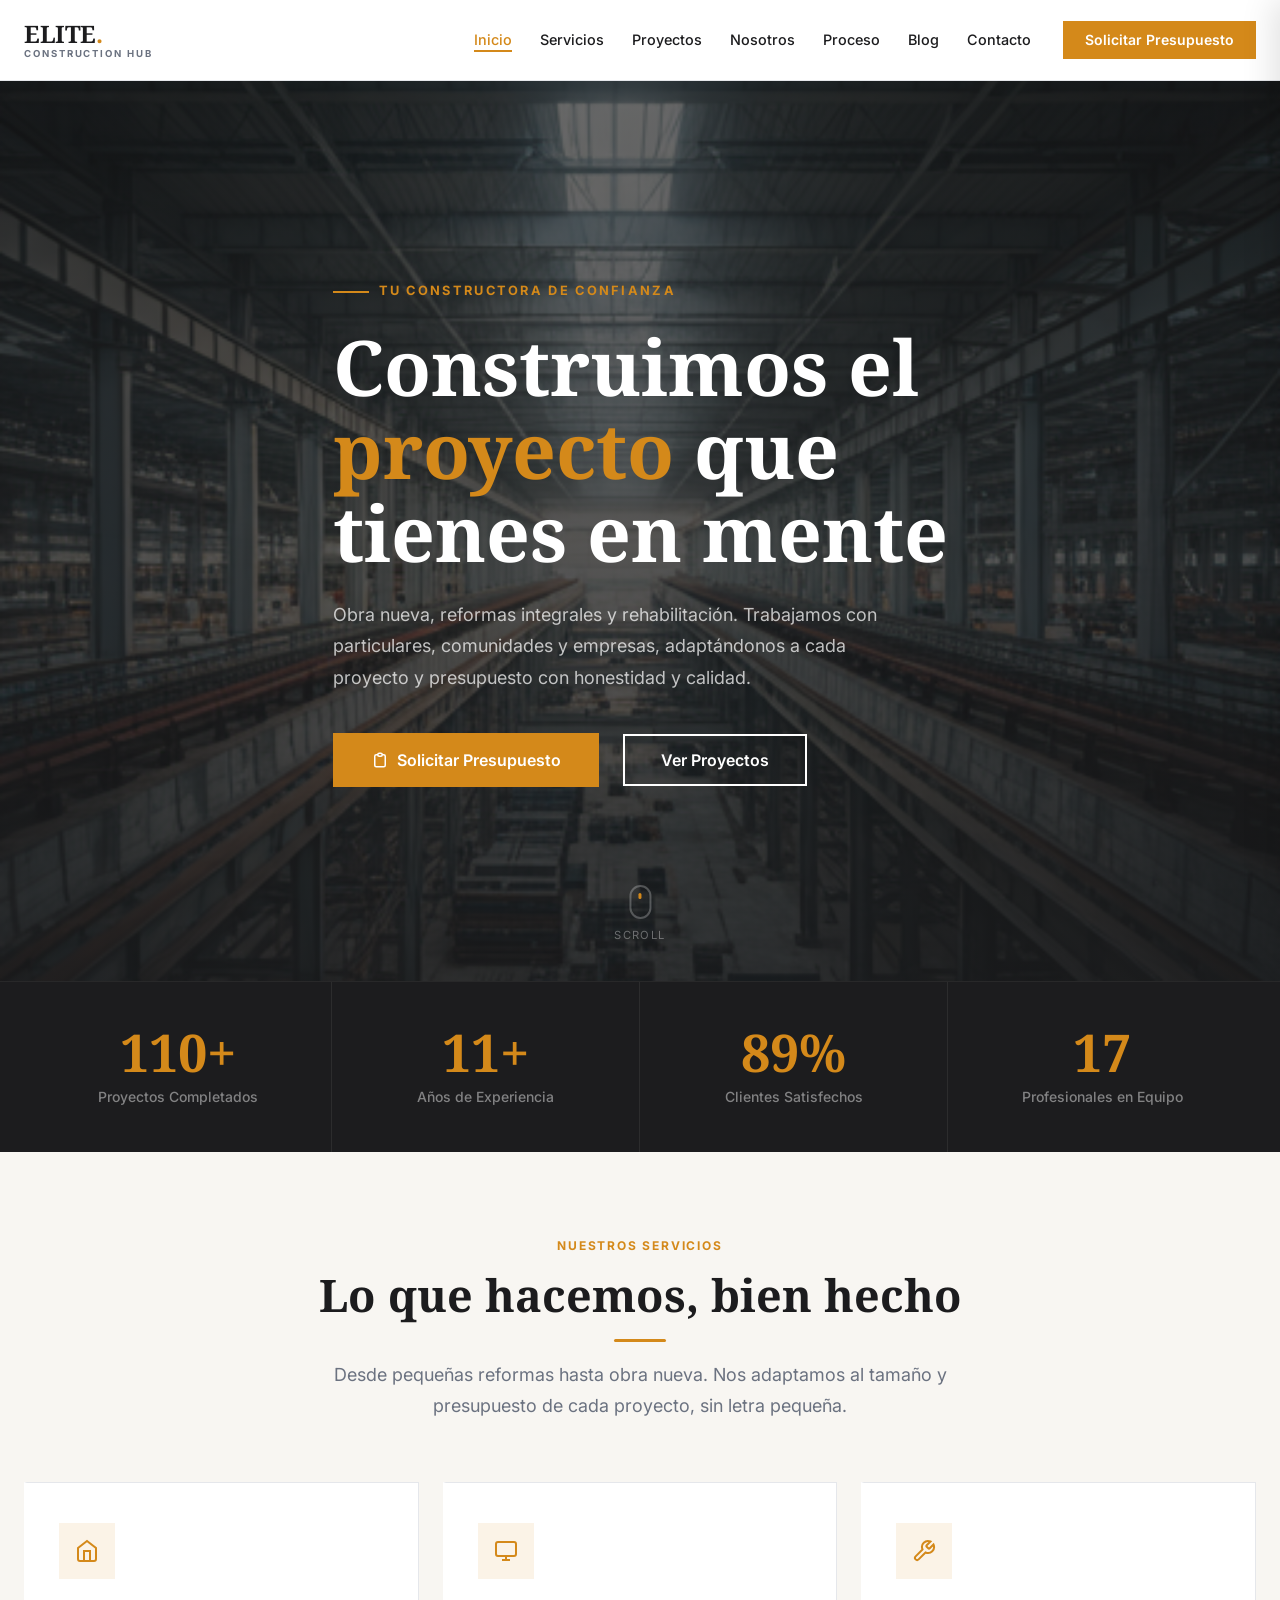
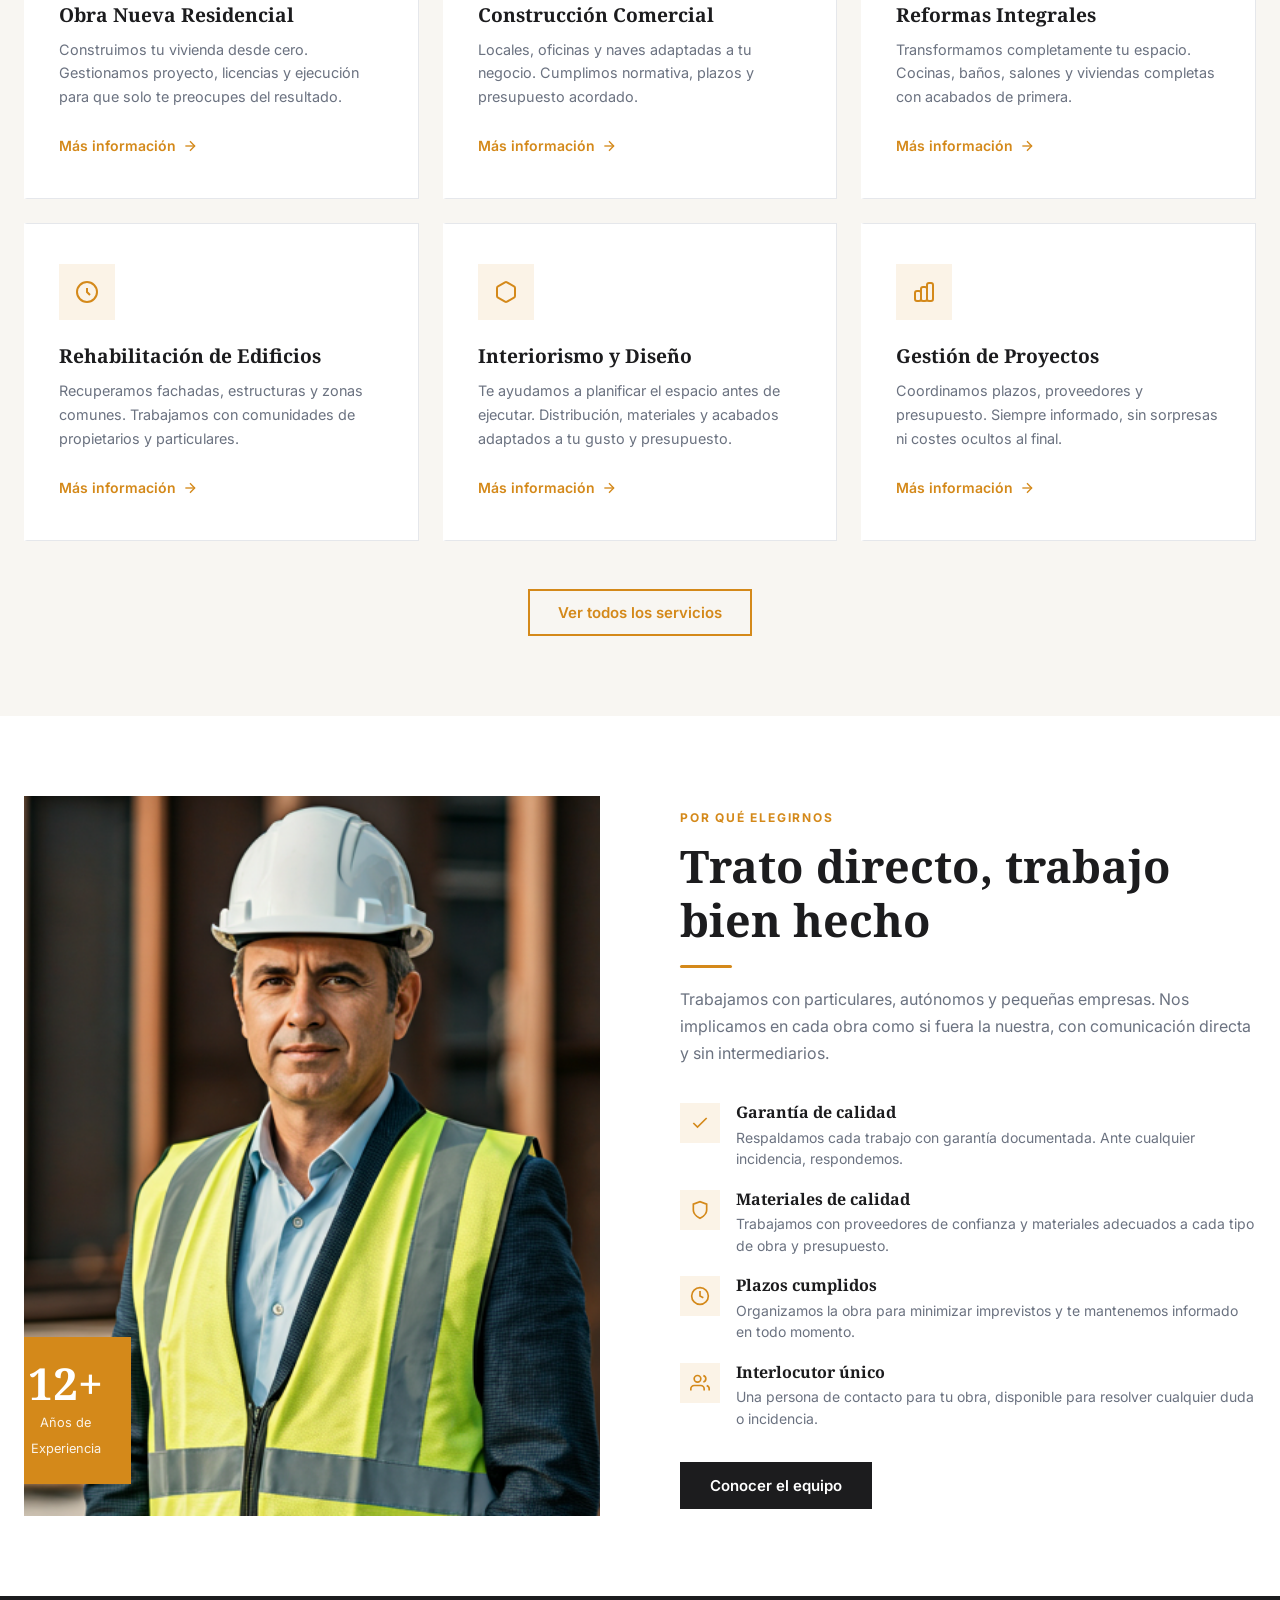
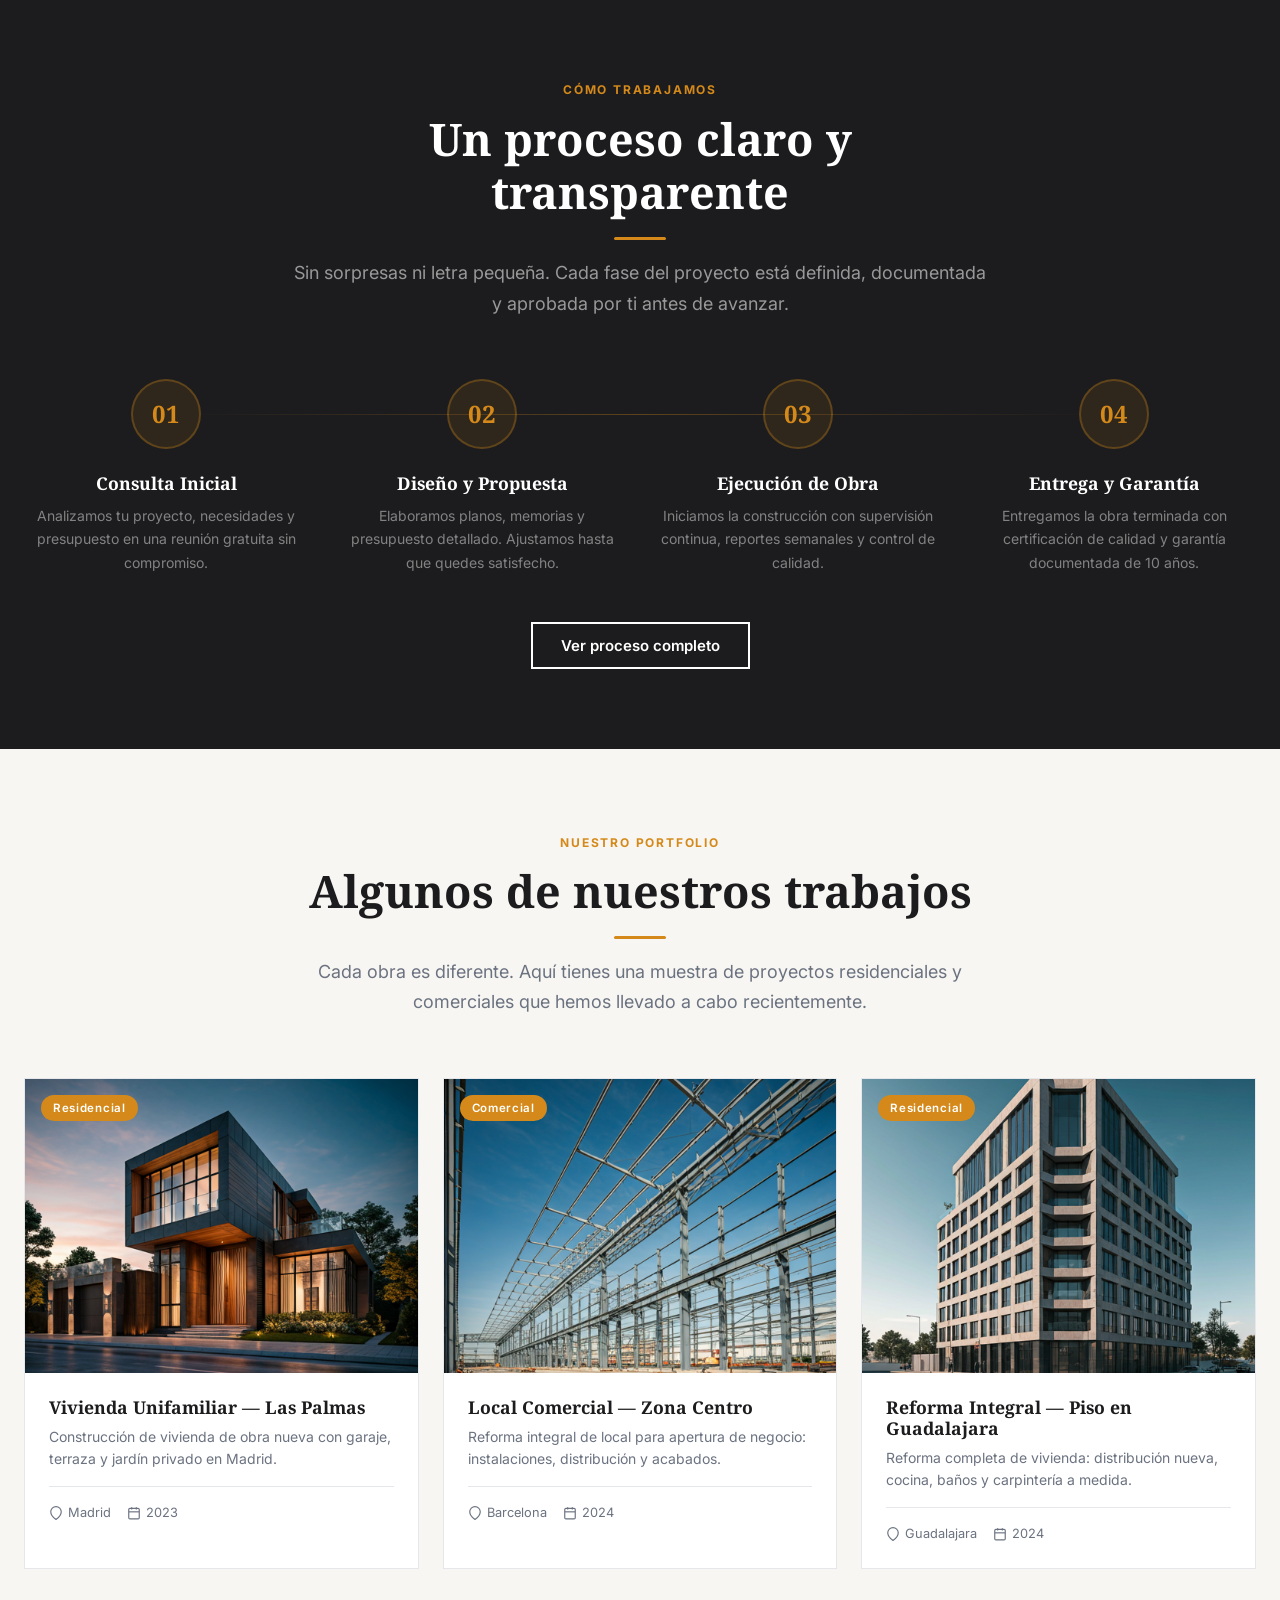
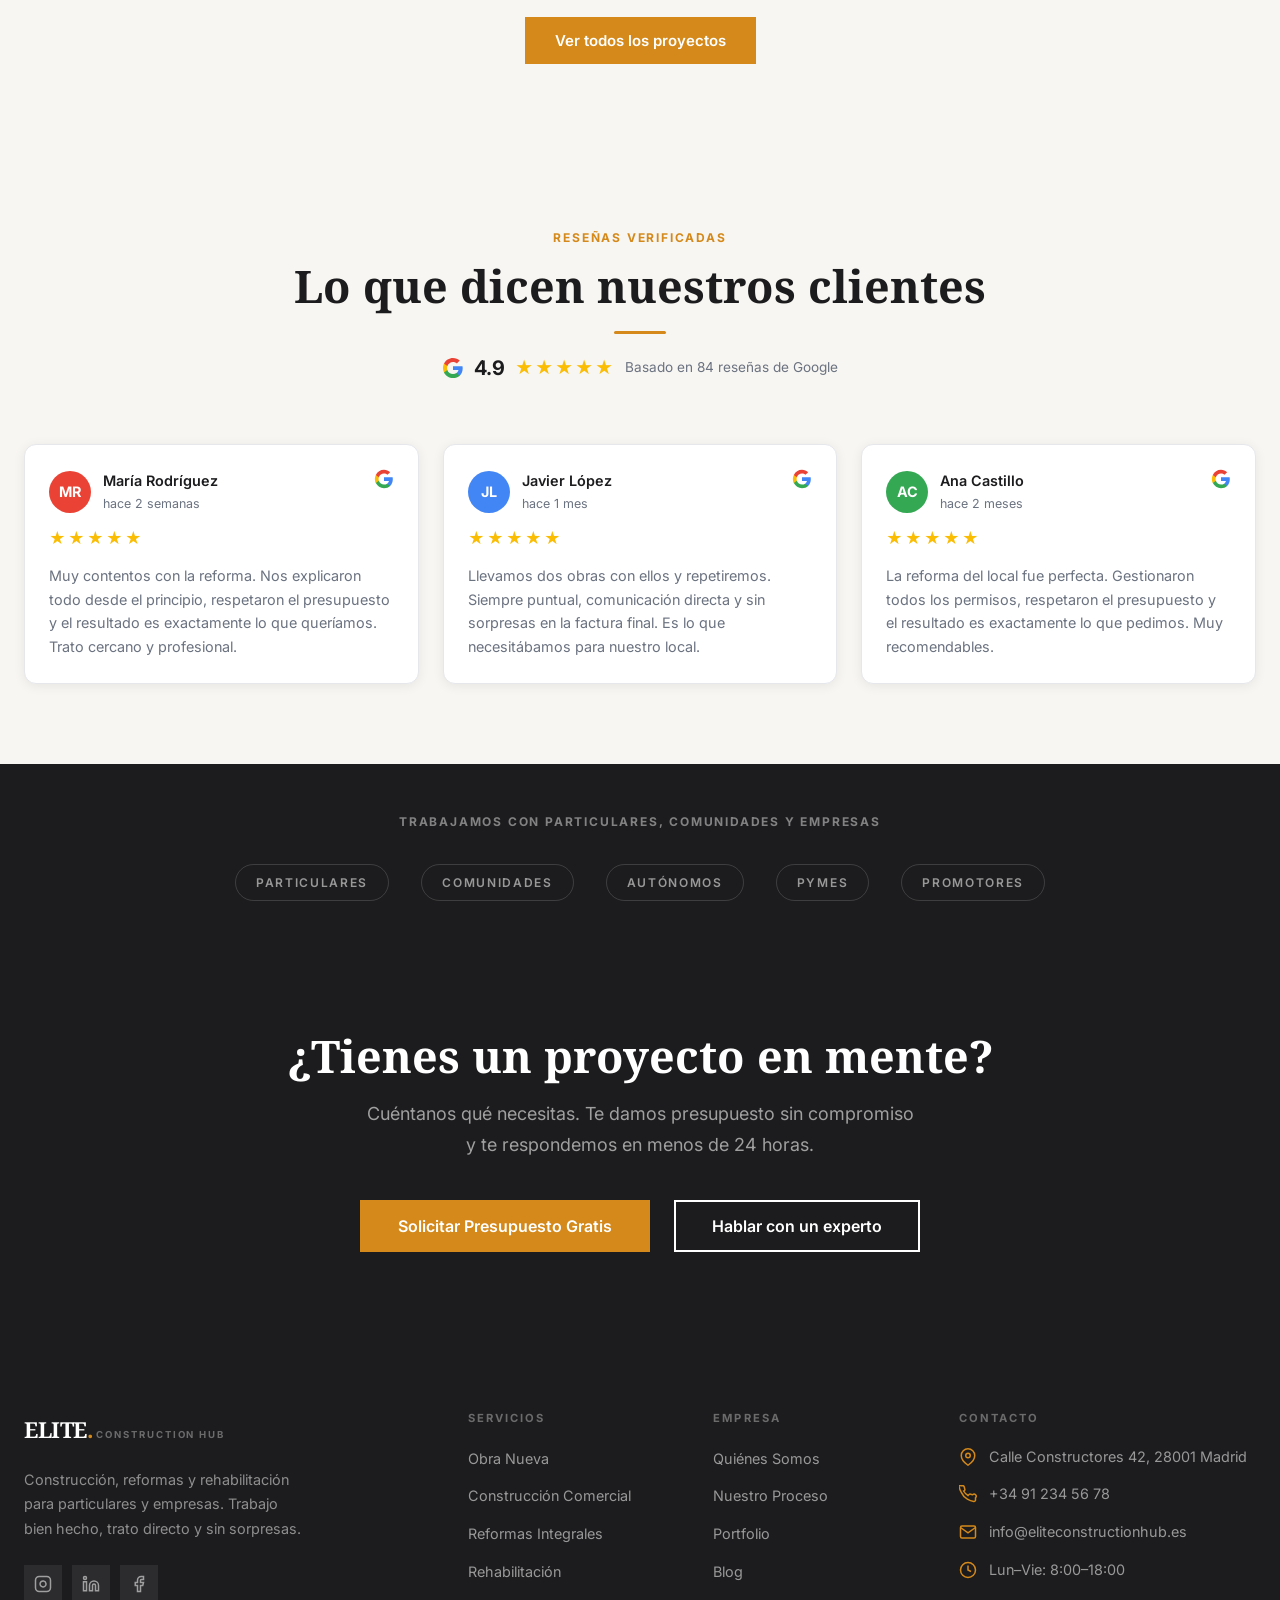
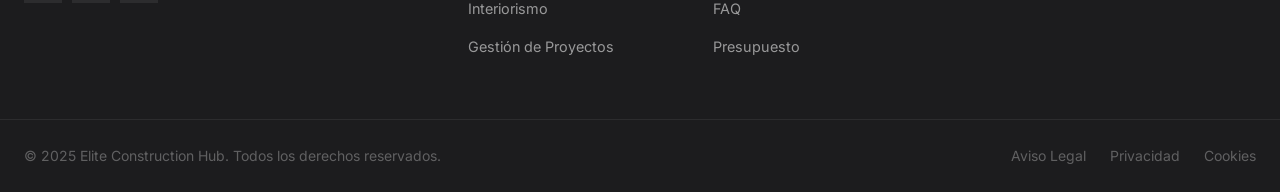
<file: index.html>
<!DOCTYPE html>
<html lang="es">
<head>
  <meta charset="UTF-8">
  <link rel="preconnect" href="https://fonts.googleapis.com">
  <link rel="preconnect" href="https://fonts.gstatic.com" crossorigin>
  <link href="https://fonts.googleapis.com/css2?family=Inter:wght@400;500;600&family=Noto+Serif:wght@700&display=swap" rel="stylesheet">
  <meta name="viewport" content="width=device-width, initial-scale=1.0">
  <title>Elite Construction Hub — Construcción Profesional</title>
  <meta name="description" content="Empresa de construcción, reformas y rehabilitación. Proyectos residenciales y comerciales con calidad garantizada y trato cercano.">
  <meta property="og:title" content="Elite Construction Hub">
  <meta property="og:description" content="Construcción profesional con más de 20 años de experiencia.">
  <meta property="og:type" content="website">
  <link rel="stylesheet" href="css/styles.css">
  <link rel="stylesheet" href="css/header-footer.css">
  <link rel="stylesheet" href="css/home.css">
</head>
<body>

  <!-- ===== HEADER ===== -->
  <header class="site-header">
    <div class="container">
      <div class="header-inner">
        <a href="index.html" class="logo">
          <span class="logo-main">ELITE<span>.</span></span>
          <span class="logo-sub">Construction Hub</span>
        </a>
        <nav class="main-nav">
          <ul class="nav-links">
            <li><a href="index.html" class="active">Inicio</a></li>
            <li><a href="servicios.html">Servicios</a></li>
            <li><a href="proyectos.html">Proyectos</a></li>
            <li><a href="nosotros.html">Nosotros</a></li>
            <li><a href="proceso.html">Proceso</a></li>
            <li><a href="blog.html">Blog</a></li>
            <li><a href="contacto.html">Contacto</a></li>
          </ul>
          <a href="presupuesto.html" class="btn btn-primary btn-sm">Solicitar Presupuesto</a>
        </nav>
        <button class="hamburger" aria-label="Abrir menú">
          <span></span><span></span><span></span>
        </button>
      </div>
    </div>
  </header>

  <!-- Mobile Nav -->
  <nav class="mobile-nav">
    <a href="index.html">Inicio</a>
    <a href="servicios.html">Servicios</a>
    <a href="proyectos.html">Proyectos</a>
    <a href="nosotros.html">Nosotros</a>
    <a href="proceso.html">Proceso</a>
    <a href="blog.html">Blog</a>
    <a href="contacto.html">Contacto</a>
    <a href="faq.html">FAQ</a>
    <a href="presupuesto.html" class="btn btn-primary">Solicitar Presupuesto</a>
  </nav>

  <main>

    <!-- ===== HERO ===== -->
    <section class="hero-home">
      <div class="container">
        <div class="hero-content">
          <div class="hero-tag">Tu Constructora de Confianza</div>
          <h1>Construimos el<br><em>proyecto</em> que<br>tienes en mente</h1>
          <p class="hero-desc">
            Obra nueva, reformas integrales y rehabilitación. Trabajamos con
            particulares, comunidades y empresas, adaptándonos a cada proyecto
            y presupuesto con honestidad y calidad.
          </p>
          <div class="hero-actions">
            <a href="presupuesto.html" class="btn btn-primary btn-lg">
              <svg width="18" height="18" fill="none" stroke="currentColor" stroke-width="2" viewBox="0 0 24 24"><path d="M9 5H7a2 2 0 00-2 2v12a2 2 0 002 2h10a2 2 0 002-2V7a2 2 0 00-2-2h-2M9 5a2 2 0 002 2h2a2 2 0 002-2M9 5a2 2 0 012-2h2a2 2 0 012 2"/></svg>
              Solicitar Presupuesto
            </a>
            <a href="proyectos.html" class="btn btn-outline-white btn-lg">Ver Proyectos</a>
          </div>
        </div>
      </div>
      <div class="hero-scroll-hint">
        <div class="scroll-mouse"><div class="scroll-wheel"></div></div>
        <span>Scroll</span>
      </div>
    </section>

    <!-- ===== METRICS ===== -->
    <div class="metrics-strip">
      <div class="container">
        <div class="metrics-inner">
          <div class="metric-item fade-in">
            <div class="metric-number"><span data-counter="120" data-suffix="+">120+</span></div>
            <div class="metric-label">Proyectos Completados</div>
          </div>
          <div class="metric-item fade-in fade-in-delay-1">
            <div class="metric-number"><span data-counter="12" data-suffix="+">12+</span></div>
            <div class="metric-label">Años de Experiencia</div>
          </div>
          <div class="metric-item fade-in fade-in-delay-2">
            <div class="metric-number"><span data-counter="97" data-suffix="%">97%</span></div>
            <div class="metric-label">Clientes Satisfechos</div>
          </div>
          <div class="metric-item fade-in fade-in-delay-3">
            <div class="metric-number"><span data-counter="18">18</span></div>
            <div class="metric-label">Profesionales en Equipo</div>
          </div>
        </div>
      </div>
    </div>

    <!-- ===== SERVICIOS ===== -->
    <section class="section services-section">
      <div class="container">
        <div class="section-header fade-in">
          <span class="section-tag">Nuestros Servicios</span>
          <h2>Lo que hacemos, bien hecho</h2>
          <div class="divider"></div>
          <p>Desde pequeñas reformas hasta obra nueva. Nos adaptamos al tamaño y presupuesto de cada proyecto, sin letra pequeña.</p>
        </div>
        <div class="services-grid">

          <div class="service-card fade-in">
            <div class="service-icon">
              <svg width="24" height="24" fill="none" stroke="currentColor" stroke-width="2" viewBox="0 0 24 24"><path d="M3 9l9-7 9 7v11a2 2 0 01-2 2H5a2 2 0 01-2-2z"/><polyline points="9 22 9 12 15 12 15 22"/></svg>
            </div>
            <h3>Obra Nueva Residencial</h3>
            <p>Construimos tu vivienda desde cero. Gestionamos proyecto, licencias y ejecución para que solo te preocupes del resultado.</p>
            <a href="servicios.html" class="service-link">
              Más información
              <svg width="16" height="16" fill="none" stroke="currentColor" stroke-width="2" viewBox="0 0 24 24"><line x1="5" y1="12" x2="19" y2="12"/><polyline points="12 5 19 12 12 19"/></svg>
            </a>
          </div>

          <div class="service-card fade-in fade-in-delay-1">
            <div class="service-icon">
              <svg width="24" height="24" fill="none" stroke="currentColor" stroke-width="2" viewBox="0 0 24 24"><rect x="2" y="3" width="20" height="14" rx="2"/><path d="M8 21h8m-4-4v4"/></svg>
            </div>
            <h3>Construcción Comercial</h3>
            <p>Locales, oficinas y naves adaptadas a tu negocio. Cumplimos normativa, plazos y presupuesto acordado.</p>
            <a href="servicios.html" class="service-link">
              Más información
              <svg width="16" height="16" fill="none" stroke="currentColor" stroke-width="2" viewBox="0 0 24 24"><line x1="5" y1="12" x2="19" y2="12"/><polyline points="12 5 19 12 12 19"/></svg>
            </a>
          </div>

          <div class="service-card fade-in fade-in-delay-2">
            <div class="service-icon">
              <svg width="24" height="24" fill="none" stroke="currentColor" stroke-width="2" viewBox="0 0 24 24"><path d="M14.7 6.3a1 1 0 000 1.4l1.6 1.6a1 1 0 001.4 0l3.77-3.77a6 6 0 01-7.94 7.94l-6.91 6.91a2.12 2.12 0 01-3-3l6.91-6.91a6 6 0 017.94-7.94l-3.76 3.76z"/></svg>
            </div>
            <h3>Reformas Integrales</h3>
            <p>Transformamos completamente tu espacio. Cocinas, baños, salones y viviendas completas con acabados de primera.</p>
            <a href="servicios.html" class="service-link">
              Más información
              <svg width="16" height="16" fill="none" stroke="currentColor" stroke-width="2" viewBox="0 0 24 24"><line x1="5" y1="12" x2="19" y2="12"/><polyline points="12 5 19 12 12 19"/></svg>
            </a>
          </div>

          <div class="service-card fade-in">
            <div class="service-icon">
              <svg width="24" height="24" fill="none" stroke="currentColor" stroke-width="2" viewBox="0 0 24 24"><circle cx="12" cy="12" r="10"/><path d="M12 8v4l3 3"/></svg>
            </div>
            <h3>Rehabilitación de Edificios</h3>
            <p>Recuperamos fachadas, estructuras y zonas comunes. Trabajamos con comunidades de propietarios y particulares.</p>
            <a href="servicios.html" class="service-link">
              Más información
              <svg width="16" height="16" fill="none" stroke="currentColor" stroke-width="2" viewBox="0 0 24 24"><line x1="5" y1="12" x2="19" y2="12"/><polyline points="12 5 19 12 12 19"/></svg>
            </a>
          </div>

          <div class="service-card fade-in fade-in-delay-1">
            <div class="service-icon">
              <svg width="24" height="24" fill="none" stroke="currentColor" stroke-width="2" viewBox="0 0 24 24"><path d="M21 16V8a2 2 0 00-1-1.73l-7-4a2 2 0 00-2 0l-7 4A2 2 0 003 8v8a2 2 0 001 1.73l7 4a2 2 0 002 0l7-4A2 2 0 0021 16z"/></svg>
            </div>
            <h3>Interiorismo y Diseño</h3>
            <p>Te ayudamos a planificar el espacio antes de ejecutar. Distribución, materiales y acabados adaptados a tu gusto y presupuesto.</p>
            <a href="servicios.html" class="service-link">
              Más información
              <svg width="16" height="16" fill="none" stroke="currentColor" stroke-width="2" viewBox="0 0 24 24"><line x1="5" y1="12" x2="19" y2="12"/><polyline points="12 5 19 12 12 19"/></svg>
            </a>
          </div>

          <div class="service-card fade-in fade-in-delay-2">
            <div class="service-icon">
              <svg width="24" height="24" fill="none" stroke="currentColor" stroke-width="2" viewBox="0 0 24 24"><path d="M9 19v-6a2 2 0 00-2-2H5a2 2 0 00-2 2v6a2 2 0 002 2h2a2 2 0 002-2zm0 0V9a2 2 0 012-2h2a2 2 0 012 2v10m-6 0a2 2 0 002 2h2a2 2 0 002-2m0 0V5a2 2 0 012-2h2a2 2 0 012 2v14a2 2 0 01-2 2h-2a2 2 0 01-2-2z"/></svg>
            </div>
            <h3>Gestión de Proyectos</h3>
            <p>Coordinamos plazos, proveedores y presupuesto. Siempre informado, sin sorpresas ni costes ocultos al final.</p>
            <a href="servicios.html" class="service-link">
              Más información
              <svg width="16" height="16" fill="none" stroke="currentColor" stroke-width="2" viewBox="0 0 24 24"><line x1="5" y1="12" x2="19" y2="12"/><polyline points="12 5 19 12 12 19"/></svg>
            </a>
          </div>

        </div>
        <div class="view-all-wrap fade-in">
          <a href="servicios.html" class="btn btn-outline">Ver todos los servicios</a>
        </div>
      </div>
    </section>

    <!-- ===== WHY US ===== -->
    <section class="section why-section">
      <div class="container">
        <div class="why-grid">
          <div class="why-image fade-in">
            <img src="images/original/ingeniero-jefe.jpg" alt="Equipo Elite Construction Hub en obra" onerror="this.style.display='none'">
            <div class="why-badge">
              <strong>12+</strong>
              <span>Años de<br>Experiencia</span>
            </div>
          </div>
          <div class="why-content fade-in fade-in-delay-1">
            <span class="section-tag">Por qué elegirnos</span>
            <h2>Trato directo, trabajo bien hecho</h2>
            <div class="divider divider-left"></div>
            <p>Trabajamos con particulares, autónomos y pequeñas empresas. Nos implicamos en cada obra como si fuera la nuestra, con comunicación directa y sin intermediarios.</p>
            <div class="why-list">
              <div class="why-item">
                <div class="why-item-icon">
                  <svg width="20" height="20" fill="none" stroke="currentColor" stroke-width="2" viewBox="0 0 24 24"><polyline points="20 6 9 17 4 12"/></svg>
                </div>
                <div>
                  <h4>Garantía de calidad</h4>
                  <p>Respaldamos cada trabajo con garantía documentada. Ante cualquier incidencia, respondemos.</p>
                </div>
              </div>
              <div class="why-item">
                <div class="why-item-icon">
                  <svg width="20" height="20" fill="none" stroke="currentColor" stroke-width="2" viewBox="0 0 24 24"><path d="M12 22s8-4 8-10V5l-8-3-8 3v7c0 6 8 10 8 10z"/></svg>
                </div>
                <div>
                  <h4>Materiales de calidad</h4>
                  <p>Trabajamos con proveedores de confianza y materiales adecuados a cada tipo de obra y presupuesto.</p>
                </div>
              </div>
              <div class="why-item">
                <div class="why-item-icon">
                  <svg width="20" height="20" fill="none" stroke="currentColor" stroke-width="2" viewBox="0 0 24 24"><circle cx="12" cy="12" r="10"/><polyline points="12 6 12 12 16 14"/></svg>
                </div>
                <div>
                  <h4>Plazos cumplidos</h4>
                  <p>Organizamos la obra para minimizar imprevistos y te mantenemos informado en todo momento.</p>
                </div>
              </div>
              <div class="why-item">
                <div class="why-item-icon">
                  <svg width="20" height="20" fill="none" stroke="currentColor" stroke-width="2" viewBox="0 0 24 24"><path d="M17 21v-2a4 4 0 00-4-4H5a4 4 0 00-4 4v2"/><circle cx="9" cy="7" r="4"/><path d="M23 21v-2a4 4 0 00-3-3.87M16 3.13a4 4 0 010 7.75"/></svg>
                </div>
                <div>
                  <h4>Interlocutor único</h4>
                  <p>Una persona de contacto para tu obra, disponible para resolver cualquier duda o incidencia.</p>
                </div>
              </div>
            </div>
            <div class="mt-4">
              <a href="nosotros.html" class="btn btn-dark">Conocer el equipo</a>
            </div>
          </div>
        </div>
      </div>
    </section>

    <!-- ===== PROCESO ===== -->
    <section class="section process-section">
      <div class="container">
        <div class="section-header fade-in">
          <span class="section-tag">Cómo trabajamos</span>
          <h2>Un proceso claro y transparente</h2>
          <div class="divider"></div>
          <p style="color:rgba(255,255,255,0.55)">Sin sorpresas ni letra pequeña. Cada fase del proyecto está definida, documentada y aprobada por ti antes de avanzar.</p>
        </div>
        <div class="process-steps">
          <div class="process-step fade-in">
            <div class="step-num">01</div>
            <h3>Consulta Inicial</h3>
            <p>Analizamos tu proyecto, necesidades y presupuesto en una reunión gratuita sin compromiso.</p>
          </div>
          <div class="process-step fade-in fade-in-delay-1">
            <div class="step-num">02</div>
            <h3>Diseño y Propuesta</h3>
            <p>Elaboramos planos, memorias y presupuesto detallado. Ajustamos hasta que quedes satisfecho.</p>
          </div>
          <div class="process-step fade-in fade-in-delay-2">
            <div class="step-num">03</div>
            <h3>Ejecución de Obra</h3>
            <p>Iniciamos la construcción con supervisión continua, reportes semanales y control de calidad.</p>
          </div>
          <div class="process-step fade-in fade-in-delay-3">
            <div class="step-num">04</div>
            <h3>Entrega y Garantía</h3>
            <p>Entregamos la obra terminada con certificación de calidad y garantía documentada de 10 años.</p>
          </div>
        </div>
        <div class="view-all-wrap fade-in" style="margin-top:48px">
          <a href="proceso.html" class="btn btn-outline-white">Ver proceso completo</a>
        </div>
      </div>
    </section>

    <!-- ===== PROYECTOS ===== -->
    <section class="section projects-section">
      <div class="container">
        <div class="section-header fade-in">
          <span class="section-tag">Nuestro Portfolio</span>
          <h2>Algunos de nuestros trabajos</h2>
          <div class="divider"></div>
          <p>Cada obra es diferente. Aquí tienes una muestra de proyectos residenciales y comerciales que hemos llevado a cabo recientemente.</p>
        </div>
        <div class="projects-grid">

          <div class="project-card fade-in">
            <div class="project-img">
              <img src="images/original/proyecto-residencial-alpha.jpg" alt="Residencial Las Palmas" onerror="this.style.display='none'">
              <span class="project-category">Residencial</span>
              <div class="project-overlay">
                <a href="proyectos.html" class="btn btn-outline-white btn-sm">Ver proyecto</a>
              </div>
            </div>
            <div class="project-info">
              <h3>Vivienda Unifamiliar — Las Palmas</h3>
              <p>Construcción de vivienda de obra nueva con garaje, terraza y jardín privado en Madrid.</p>
              <div class="project-meta">
                <span>
                  <svg width="14" height="14" fill="none" stroke="currentColor" stroke-width="2" viewBox="0 0 24 24"><path d="M21 10c0 7-9 13-9 13s-9-6-9-13a9 9 0 0118 0z"/></svg>
                  Madrid
                </span>
                <span>
                  <svg width="14" height="14" fill="none" stroke="currentColor" stroke-width="2" viewBox="0 0 24 24"><rect x="3" y="4" width="18" height="18" rx="2" ry="2"/><line x1="16" y1="2" x2="16" y2="6"/><line x1="8" y1="2" x2="8" y2="6"/><line x1="3" y1="10" x2="21" y2="10"/></svg>
                  2023
                </span>
              </div>
            </div>
          </div>

          <div class="project-card fade-in fade-in-delay-1">
            <div class="project-img">
              <img src="images/original/industrial-setup.jpg" alt="Torre Azul Oficinas" onerror="this.style.display='none'">
              <span class="project-category">Comercial</span>
              <div class="project-overlay">
                <a href="proyectos.html" class="btn btn-outline-white btn-sm">Ver proyecto</a>
              </div>
            </div>
            <div class="project-info">
              <h3>Local Comercial — Zona Centro</h3>
              <p>Reforma integral de local para apertura de negocio: instalaciones, distribución y acabados.</p>
              <div class="project-meta">
                <span>
                  <svg width="14" height="14" fill="none" stroke="currentColor" stroke-width="2" viewBox="0 0 24 24"><path d="M21 10c0 7-9 13-9 13s-9-6-9-13a9 9 0 0118 0z"/></svg>
                  Barcelona
                </span>
                <span>
                  <svg width="14" height="14" fill="none" stroke="currentColor" stroke-width="2" viewBox="0 0 24 24"><rect x="3" y="4" width="18" height="18" rx="2" ry="2"/><line x1="16" y1="2" x2="16" y2="6"/><line x1="8" y1="2" x2="8" y2="6"/><line x1="3" y1="10" x2="21" y2="10"/></svg>
                  2024
                </span>
              </div>
            </div>
          </div>

          <div class="project-card fade-in fade-in-delay-2">
            <div class="project-img">
              <img src="images/original/hero-architecture.jpg" alt="Villa Sierra" onerror="this.style.display='none'">
              <span class="project-category">Residencial</span>
              <div class="project-overlay">
                <a href="proyectos.html" class="btn btn-outline-white btn-sm">Ver proyecto</a>
              </div>
            </div>
            <div class="project-info">
              <h3>Reforma Integral — Piso en Guadalajara</h3>
              <p>Reforma completa de vivienda: distribución nueva, cocina, baños y carpintería a medida.</p>
              <div class="project-meta">
                <span>
                  <svg width="14" height="14" fill="none" stroke="currentColor" stroke-width="2" viewBox="0 0 24 24"><path d="M21 10c0 7-9 13-9 13s-9-6-9-13a9 9 0 0118 0z"/></svg>
                  Guadalajara
                </span>
                <span>
                  <svg width="14" height="14" fill="none" stroke="currentColor" stroke-width="2" viewBox="0 0 24 24"><rect x="3" y="4" width="18" height="18" rx="2" ry="2"/><line x1="16" y1="2" x2="16" y2="6"/><line x1="8" y1="2" x2="8" y2="6"/><line x1="3" y1="10" x2="21" y2="10"/></svg>
                  2024
                </span>
              </div>
            </div>
          </div>

        </div>
        <div class="view-all-wrap fade-in">
          <a href="proyectos.html" class="btn btn-primary">Ver todos los proyectos</a>
        </div>
      </div>
    </section>

    <!-- ===== TESTIMONIALS ===== -->
    <section class="section testimonials-section">
      <div class="container">
        <div class="section-header fade-in">
          <span class="section-tag">Reseñas verificadas</span>
          <h2>Lo que dicen nuestros clientes</h2>
          <div class="divider"></div>
          <div class="google-rating-summary">
            <svg width="22" height="22" viewBox="0 0 24 24" fill="none" xmlns="http://www.w3.org/2000/svg" aria-label="Google"><path d="M22.56 12.25c0-.78-.07-1.53-.2-2.25H12v4.26h5.92c-.26 1.37-1.04 2.53-2.21 3.31v2.77h3.57c2.08-1.92 3.28-4.74 3.28-8.09z" fill="#4285F4"/><path d="M12 23c2.97 0 5.46-.98 7.28-2.66l-3.57-2.77c-.98.66-2.23 1.06-3.71 1.06-2.86 0-5.29-1.93-6.16-4.53H2.18v2.84C3.99 20.53 7.7 23 12 23z" fill="#34A853"/><path d="M5.84 14.09c-.22-.66-.35-1.36-.35-2.09s.13-1.43.35-2.09V7.07H2.18C1.43 8.55 1 10.22 1 12s.43 3.45 1.18 4.93l3.66-2.84z" fill="#FBBC05"/><path d="M12 5.38c1.62 0 3.06.56 4.21 1.64l3.15-3.15C17.45 2.09 14.97 1 12 1 7.7 1 3.99 3.47 2.18 7.07l3.66 2.84c.87-2.6 3.3-4.53 6.16-4.53z" fill="#EA4335"/></svg>
            <span class="grs-score">4.9</span>
            <span class="grs-stars">★★★★★</span>
            <span class="grs-count">Basado en 84 reseñas de Google</span>
          </div>
        </div>
        <div class="google-reviews-grid fade-in">

          <div class="greview-card">
            <div class="greview-header">
              <div class="greview-author">
                <div class="greview-avatar" style="background:#EA4335">MR</div>
                <div>
                  <div class="greview-name">María Rodríguez</div>
                  <div class="greview-date">hace 2 semanas</div>
                </div>
              </div>
              <svg width="20" height="20" viewBox="0 0 24 24" fill="none" aria-label="Google"><path d="M22.56 12.25c0-.78-.07-1.53-.2-2.25H12v4.26h5.92c-.26 1.37-1.04 2.53-2.21 3.31v2.77h3.57c2.08-1.92 3.28-4.74 3.28-8.09z" fill="#4285F4"/><path d="M12 23c2.97 0 5.46-.98 7.28-2.66l-3.57-2.77c-.98.66-2.23 1.06-3.71 1.06-2.86 0-5.29-1.93-6.16-4.53H2.18v2.84C3.99 20.53 7.7 23 12 23z" fill="#34A853"/><path d="M5.84 14.09c-.22-.66-.35-1.36-.35-2.09s.13-1.43.35-2.09V7.07H2.18C1.43 8.55 1 10.22 1 12s.43 3.45 1.18 4.93l3.66-2.84z" fill="#FBBC05"/><path d="M12 5.38c1.62 0 3.06.56 4.21 1.64l3.15-3.15C17.45 2.09 14.97 1 12 1 7.7 1 3.99 3.47 2.18 7.07l3.66 2.84c.87-2.6 3.3-4.53 6.16-4.53z" fill="#EA4335"/></svg>
            </div>
            <div class="greview-stars">★★★★★</div>
            <p class="greview-text">Muy contentos con la reforma. Nos explicaron todo desde el principio, respetaron el presupuesto y el resultado es exactamente lo que queríamos. Trato cercano y profesional.</p>
          </div>

          <div class="greview-card">
            <div class="greview-header">
              <div class="greview-author">
                <div class="greview-avatar" style="background:#4285F4">JL</div>
                <div>
                  <div class="greview-name">Javier López</div>
                  <div class="greview-date">hace 1 mes</div>
                </div>
              </div>
              <svg width="20" height="20" viewBox="0 0 24 24" fill="none" aria-label="Google"><path d="M22.56 12.25c0-.78-.07-1.53-.2-2.25H12v4.26h5.92c-.26 1.37-1.04 2.53-2.21 3.31v2.77h3.57c2.08-1.92 3.28-4.74 3.28-8.09z" fill="#4285F4"/><path d="M12 23c2.97 0 5.46-.98 7.28-2.66l-3.57-2.77c-.98.66-2.23 1.06-3.71 1.06-2.86 0-5.29-1.93-6.16-4.53H2.18v2.84C3.99 20.53 7.7 23 12 23z" fill="#34A853"/><path d="M5.84 14.09c-.22-.66-.35-1.36-.35-2.09s.13-1.43.35-2.09V7.07H2.18C1.43 8.55 1 10.22 1 12s.43 3.45 1.18 4.93l3.66-2.84z" fill="#FBBC05"/><path d="M12 5.38c1.62 0 3.06.56 4.21 1.64l3.15-3.15C17.45 2.09 14.97 1 12 1 7.7 1 3.99 3.47 2.18 7.07l3.66 2.84c.87-2.6 3.3-4.53 6.16-4.53z" fill="#EA4335"/></svg>
            </div>
            <div class="greview-stars">★★★★★</div>
            <p class="greview-text">Llevamos dos obras con ellos y repetiremos. Siempre puntual, comunicación directa y sin sorpresas en la factura final. Es lo que necesitábamos para nuestro local.</p>
          </div>

          <div class="greview-card">
            <div class="greview-header">
              <div class="greview-author">
                <div class="greview-avatar" style="background:#34A853">AC</div>
                <div>
                  <div class="greview-name">Ana Castillo</div>
                  <div class="greview-date">hace 2 meses</div>
                </div>
              </div>
              <svg width="20" height="20" viewBox="0 0 24 24" fill="none" aria-label="Google"><path d="M22.56 12.25c0-.78-.07-1.53-.2-2.25H12v4.26h5.92c-.26 1.37-1.04 2.53-2.21 3.31v2.77h3.57c2.08-1.92 3.28-4.74 3.28-8.09z" fill="#4285F4"/><path d="M12 23c2.97 0 5.46-.98 7.28-2.66l-3.57-2.77c-.98.66-2.23 1.06-3.71 1.06-2.86 0-5.29-1.93-6.16-4.53H2.18v2.84C3.99 20.53 7.7 23 12 23z" fill="#34A853"/><path d="M5.84 14.09c-.22-.66-.35-1.36-.35-2.09s.13-1.43.35-2.09V7.07H2.18C1.43 8.55 1 10.22 1 12s.43 3.45 1.18 4.93l3.66-2.84z" fill="#FBBC05"/><path d="M12 5.38c1.62 0 3.06.56 4.21 1.64l3.15-3.15C17.45 2.09 14.97 1 12 1 7.7 1 3.99 3.47 2.18 7.07l3.66 2.84c.87-2.6 3.3-4.53 6.16-4.53z" fill="#EA4335"/></svg>
            </div>
            <div class="greview-stars">★★★★★</div>
            <p class="greview-text">La reforma del local fue perfecta. Gestionaron todos los permisos, respetaron el presupuesto y el resultado es exactamente lo que pedimos. Muy recomendables.</p>
          </div>

        </div>
      </div>
    </section>

    <!-- ===== CLIENTS ===== -->
    <div class="clients-section">
      <div class="container">
        <p class="clients-label">Trabajamos con particulares, comunidades y empresas</p>
        <div class="clients-logos">
          <span class="client-logo">PARTICULARES</span>
          <span class="client-logo">COMUNIDADES</span>
          <span class="client-logo">AUTÓNOMOS</span>
          <span class="client-logo">PYMES</span>
          <span class="client-logo">PROMOTORES</span>
        </div>
      </div>
    </div>

    <!-- ===== CTA ===== -->
    <section class="section cta-section">
      <div class="container">
        <h2 class="fade-in">¿Tienes un proyecto en mente?</h2>
        <p class="fade-in">Cuéntanos qué necesitas. Te damos presupuesto sin compromiso y te respondemos en menos de 24 horas.</p>
        <div class="btn-group fade-in">
          <a href="presupuesto.html" class="btn btn-primary btn-lg">Solicitar Presupuesto Gratis</a>
          <a href="contacto.html" class="btn btn-outline-white btn-lg">Hablar con un experto</a>
        </div>
      </div>
    </section>

  </main>

  <!-- ===== FOOTER ===== -->
  <footer class="site-footer">
    <div class="footer-main">
      <div class="container">
        <div class="footer-grid">
          <div class="footer-brand">
            <a href="index.html" class="footer-logo">
              <span class="logo-main">ELITE<span>.</span></span>
              <span class="logo-sub">Construction Hub</span>
            </a>
            <p>Construcción, reformas y rehabilitación para particulares y empresas. Trabajo bien hecho, trato directo y sin sorpresas.</p>
            <div class="footer-social">
              <a href="#" class="social-link" aria-label="Instagram">
                <svg width="18" height="18" fill="none" stroke="currentColor" stroke-width="2" viewBox="0 0 24 24"><rect x="2" y="2" width="20" height="20" rx="5" ry="5"/><path d="M16 11.37A4 4 0 1112.63 8 4 4 0 0116 11.37z"/><line x1="17.5" y1="6.5" x2="17.51" y2="6.5"/></svg>
              </a>
              <a href="#" class="social-link" aria-label="LinkedIn">
                <svg width="18" height="18" fill="none" stroke="currentColor" stroke-width="2" viewBox="0 0 24 24"><path d="M16 8a6 6 0 016 6v7h-4v-7a2 2 0 00-2-2 2 2 0 00-2 2v7h-4v-7a6 6 0 016-6z"/><rect x="2" y="9" width="4" height="12"/><circle cx="4" cy="4" r="2"/></svg>
              </a>
              <a href="#" class="social-link" aria-label="Facebook">
                <svg width="18" height="18" fill="none" stroke="currentColor" stroke-width="2" viewBox="0 0 24 24"><path d="M18 2h-3a5 5 0 00-5 5v3H7v4h3v8h4v-8h3l1-4h-4V7a1 1 0 011-1h3z"/></svg>
              </a>
            </div>
          </div>
          <div class="footer-col">
            <h4>Servicios</h4>
            <ul class="footer-links">
              <li><a href="servicios.html">Obra Nueva</a></li>
              <li><a href="servicios.html">Construcción Comercial</a></li>
              <li><a href="servicios.html">Reformas Integrales</a></li>
              <li><a href="servicios.html">Rehabilitación</a></li>
              <li><a href="servicios.html">Interiorismo</a></li>
              <li><a href="servicios.html">Gestión de Proyectos</a></li>
            </ul>
          </div>
          <div class="footer-col">
            <h4>Empresa</h4>
            <ul class="footer-links">
              <li><a href="nosotros.html">Quiénes Somos</a></li>
              <li><a href="proceso.html">Nuestro Proceso</a></li>
              <li><a href="proyectos.html">Portfolio</a></li>
              <li><a href="blog.html">Blog</a></li>
              <li><a href="faq.html">FAQ</a></li>
              <li><a href="presupuesto.html">Presupuesto</a></li>
            </ul>
          </div>
          <div class="footer-col">
            <h4>Contacto</h4>
            <div class="footer-contact-info">
              <div class="contact-item">
                <svg width="18" height="18" fill="none" stroke="currentColor" stroke-width="2" viewBox="0 0 24 24"><path d="M21 10c0 7-9 13-9 13s-9-6-9-13a9 9 0 0118 0z"/><circle cx="12" cy="10" r="3"/></svg>
                <span>Calle Constructores 42, 28001 Madrid</span>
              </div>
              <div class="contact-item">
                <svg width="18" height="18" fill="none" stroke="currentColor" stroke-width="2" viewBox="0 0 24 24"><path d="M22 16.92v3a2 2 0 01-2.18 2 19.79 19.79 0 01-8.63-3.07A19.5 19.5 0 013.07 9.81a19.79 19.79 0 01-3.07-8.67A2 2 0 012 .84h3a2 2 0 012 1.72 12.84 12.84 0 00.7 2.81 2 2 0 01-.45 2.11L6.09 8a16 16 0 006 6l1.27-1.27a2 2 0 012.11-.45 12.84 12.84 0 002.81.7A2 2 0 0122 16.92z"/></svg>
                <span>+34 91 234 56 78</span>
              </div>
              <div class="contact-item">
                <svg width="18" height="18" fill="none" stroke="currentColor" stroke-width="2" viewBox="0 0 24 24"><path d="M4 4h16c1.1 0 2 .9 2 2v12c0 1.1-.9 2-2 2H4c-1.1 0-2-.9-2-2V6c0-1.1.9-2 2-2z"/><polyline points="22,6 12,13 2,6"/></svg>
                <span>info@eliteconstructionhub.es</span>
              </div>
              <div class="contact-item">
                <svg width="18" height="18" fill="none" stroke="currentColor" stroke-width="2" viewBox="0 0 24 24"><circle cx="12" cy="12" r="10"/><polyline points="12 6 12 12 16 14"/></svg>
                <span>Lun–Vie: 8:00–18:00</span>
              </div>
            </div>
          </div>
        </div>
      </div>
    </div>
    <div class="footer-bottom">
      <div class="container">
        <div class="footer-bottom-inner">
          <p>&copy; 2025 Elite Construction Hub. Todos los derechos reservados.</p>
          <div class="footer-bottom-links">
            <a href="#">Aviso Legal</a>
            <a href="#">Privacidad</a>
            <a href="#">Cookies</a>
          </div>
        </div>
      </div>
    </div>
  </footer>

  <script src="js/main.js"></script>
</body>
</html>
</file>
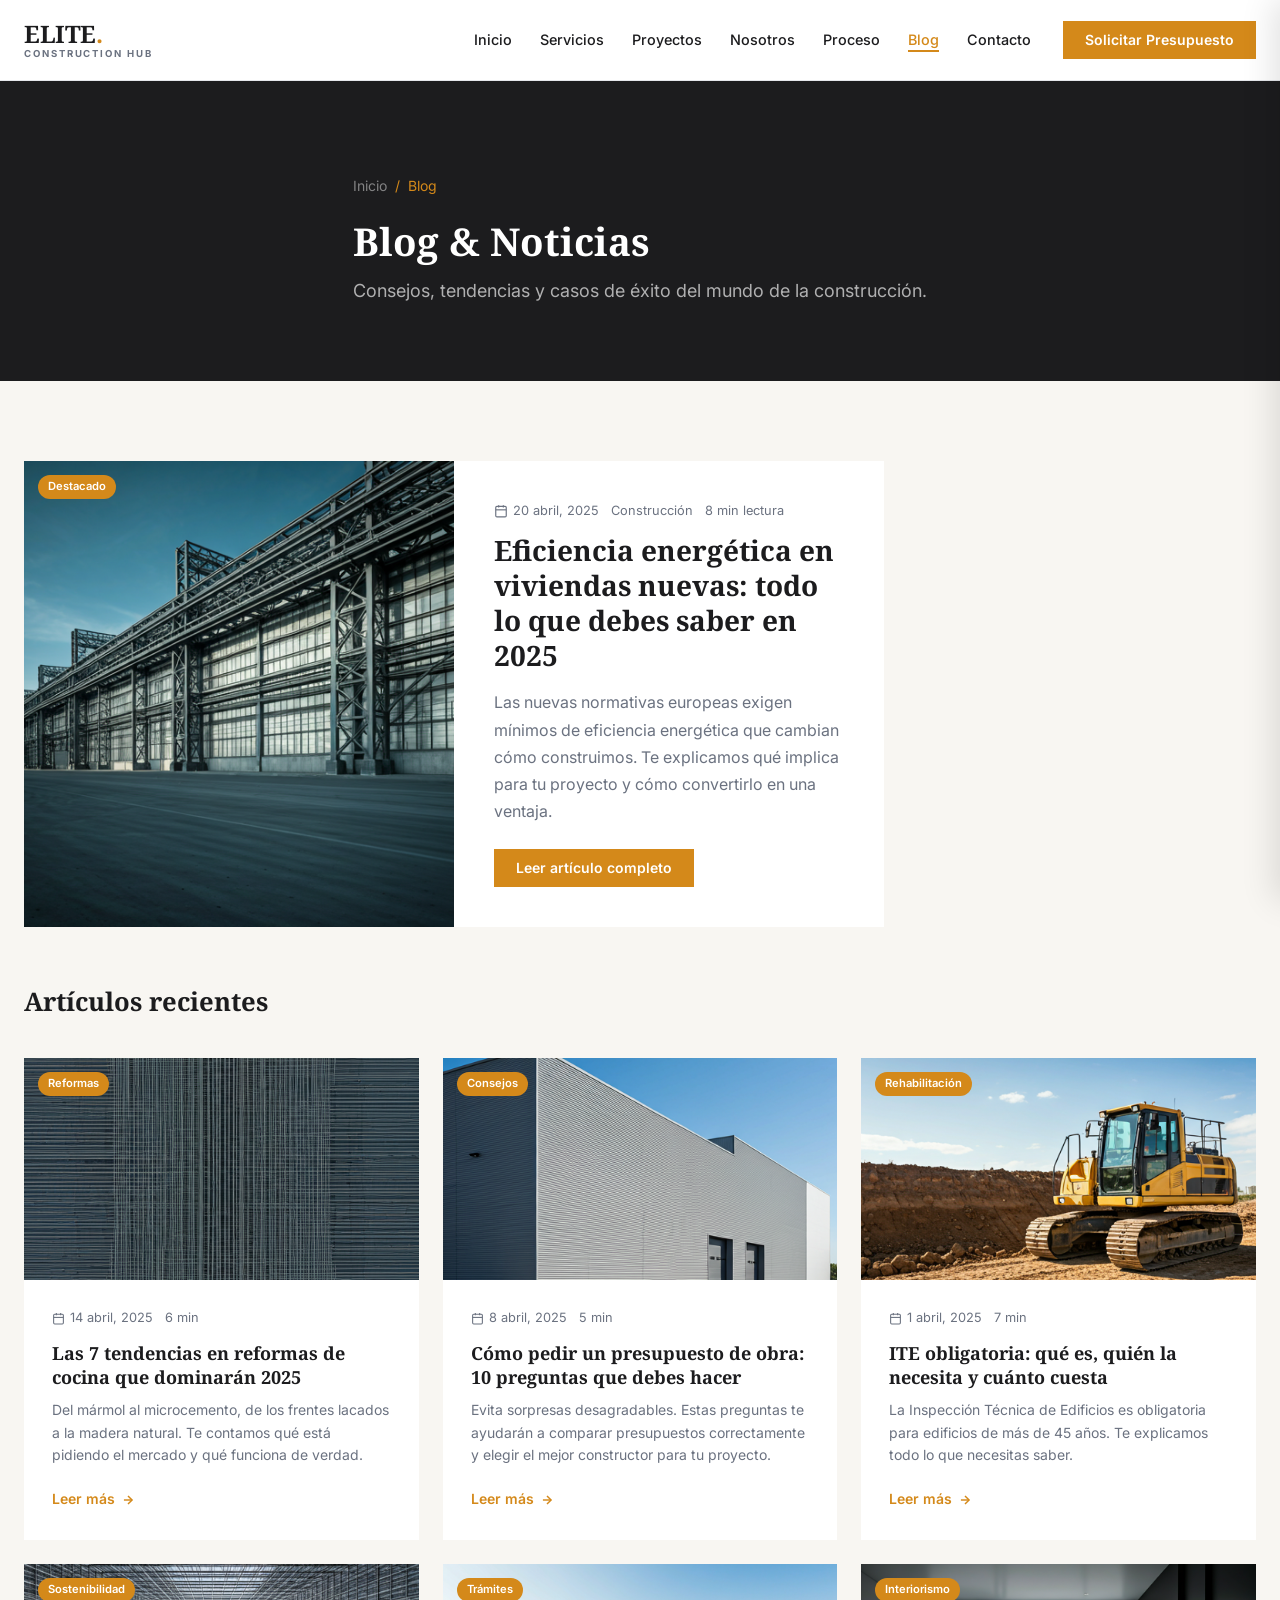
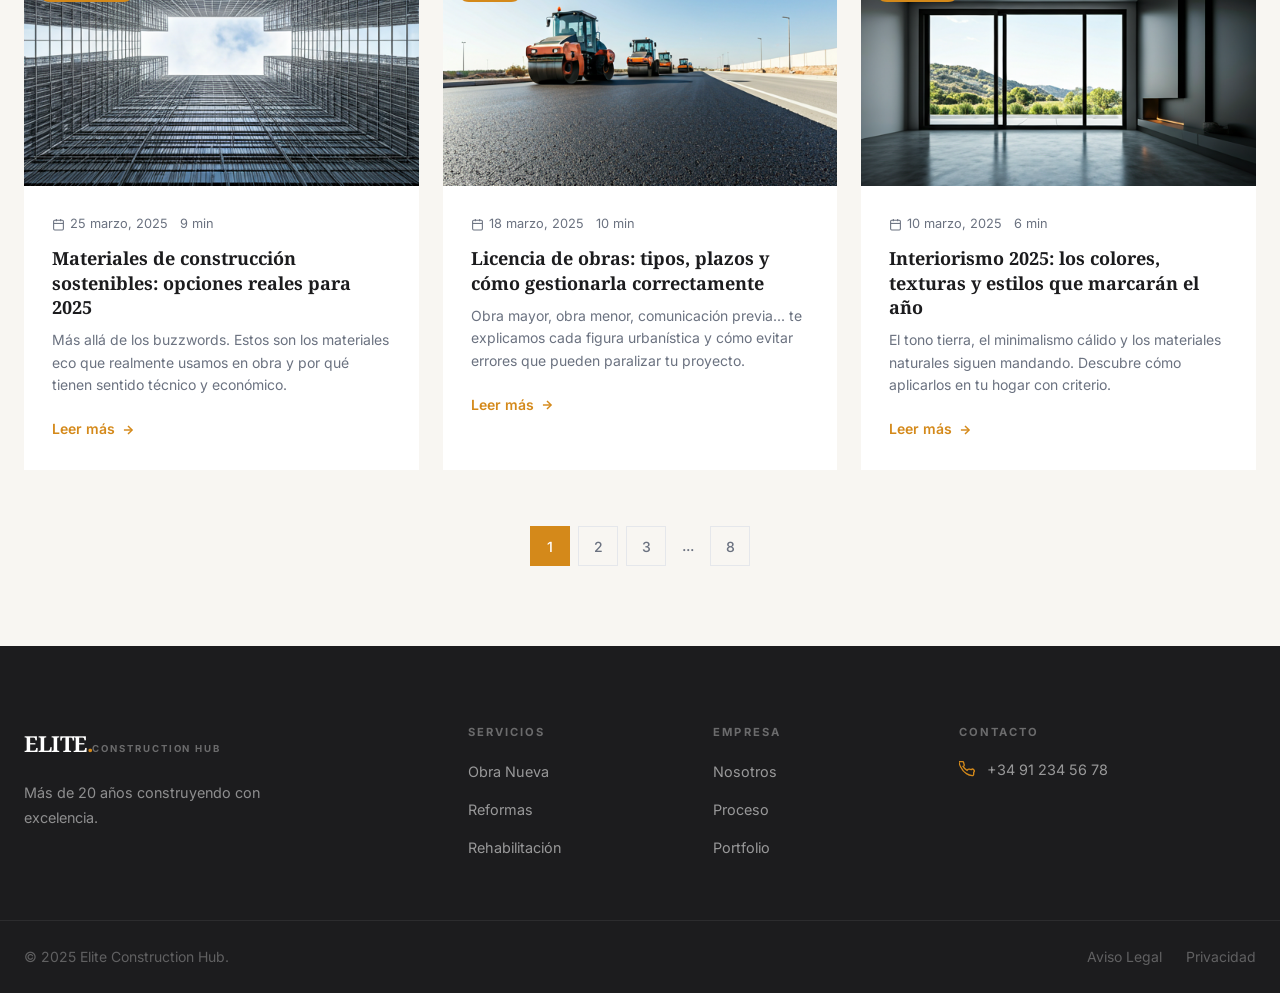
<file: blog.html>
<!DOCTYPE html>
<html lang="es">
<head>
  <meta charset="UTF-8">
  <link rel="preconnect" href="https://fonts.googleapis.com">
  <link rel="preconnect" href="https://fonts.gstatic.com" crossorigin>
  <link href="https://fonts.googleapis.com/css2?family=Inter:wght@400;500;600&family=Noto+Serif:wght@700&display=swap" rel="stylesheet">
  <meta name="viewport" content="width=device-width, initial-scale=1.0">
  <title>Blog — Elite Construction Hub</title>
  <meta name="description" content="Artículos, consejos y tendencias sobre construcción, reformas, interiorismo y gestión de proyectos.">
  <link rel="stylesheet" href="css/styles.css">
  <link rel="stylesheet" href="css/header-footer.css">
  <link rel="stylesheet" href="css/pages.css">
</head>
<body>

  <header class="site-header">
    <div class="container">
      <div class="header-inner">
        <a href="index.html" class="logo"><span class="logo-main">ELITE<span>.</span></span><span class="logo-sub">Construction Hub</span></a>
        <nav class="main-nav">
          <ul class="nav-links">
            <li><a href="index.html">Inicio</a></li><li><a href="servicios.html">Servicios</a></li>
            <li><a href="proyectos.html">Proyectos</a></li><li><a href="nosotros.html">Nosotros</a></li>
            <li><a href="proceso.html">Proceso</a></li><li><a href="blog.html" class="active">Blog</a></li>
            <li><a href="contacto.html">Contacto</a></li>
          </ul>
          <a href="presupuesto.html" class="btn btn-primary btn-sm">Solicitar Presupuesto</a>
        </nav>
        <button class="hamburger" aria-label="Abrir menú"><span></span><span></span><span></span></button>
      </div>
    </div>
  </header>

  <nav class="mobile-nav">
    <a href="index.html">Inicio</a><a href="servicios.html">Servicios</a><a href="proyectos.html">Proyectos</a>
    <a href="nosotros.html">Nosotros</a><a href="proceso.html">Proceso</a><a href="blog.html">Blog</a>
    <a href="contacto.html">Contacto</a><a href="faq.html">FAQ</a>
    <a href="presupuesto.html" class="btn btn-primary">Solicitar Presupuesto</a>
  </nav>

  <main>
    <div class="hero-small">
      <div class="container">
        <nav class="breadcrumb"><a href="index.html">Inicio</a><span class="breadcrumb-sep">/</span><span>Blog</span></nav>
        <h1>Blog &amp; Noticias</h1>
        <p>Consejos, tendencias y casos de éxito del mundo de la construcción.</p>
      </div>
    </div>

    <section class="section" style="background:var(--color-bg-main)">
      <div class="container">

        <!-- Featured Post -->
        <div class="blog-featured-grid fade-in" style="margin-bottom:60px">
          <div class="blog-card" style="display:grid; grid-template-columns:1fr 1fr; border-radius:var(--radius-lg); overflow:hidden; box-shadow:var(--shadow-lg)">
            <div class="blog-img" style="aspect-ratio:auto; min-height:320px;">
              <img src="images/original/similar-1.jpg" alt="Eficiencia energética en construcción" onerror="this.style.display='none'">
              <span class="blog-cat">Destacado</span>
            </div>
            <div class="blog-body" style="display:flex; flex-direction:column; justify-content:center; padding:40px">
              <div class="blog-meta">
                <span>
                  <svg width="14" height="14" fill="none" stroke="currentColor" stroke-width="2" viewBox="0 0 24 24"><rect x="3" y="4" width="18" height="18" rx="2"/><line x1="16" y1="2" x2="16" y2="6"/><line x1="8" y1="2" x2="8" y2="6"/><line x1="3" y1="10" x2="21" y2="10"/></svg>
                  20 abril, 2025
                </span>
                <span>Construcción</span>
                <span>8 min lectura</span>
              </div>
              <h2 style="font-size:1.75rem; margin-bottom:16px; line-height:1.25">Eficiencia energética en viviendas nuevas: todo lo que debes saber en 2025</h2>
              <p style="font-size:1rem; line-height:1.7; margin-bottom:24px">Las nuevas normativas europeas exigen mínimos de eficiencia energética que cambian cómo construimos. Te explicamos qué implica para tu proyecto y cómo convertirlo en una ventaja.</p>
              <a href="#" class="btn btn-primary btn-sm" style="align-self:flex-start">Leer artículo completo</a>
            </div>
          </div>
        </div>

        <!-- Blog Grid -->
        <div class="section-header fade-in" style="margin-bottom:40px; text-align:left; max-width:none">
          <h3>Artículos recientes</h3>
        </div>

        <div class="blog-grid">

          <div class="blog-card fade-in">
            <div class="blog-img">
              <img src="images/original/gallery-2.jpg" alt="Tendencias reformas 2025" onerror="this.style.display='none'">
              <span class="blog-cat">Reformas</span>
            </div>
            <div class="blog-body">
              <div class="blog-meta">
                <span><svg width="13" height="13" fill="none" stroke="currentColor" stroke-width="2" viewBox="0 0 24 24"><rect x="3" y="4" width="18" height="18" rx="2"/><line x1="16" y1="2" x2="16" y2="6"/><line x1="8" y1="2" x2="8" y2="6"/><line x1="3" y1="10" x2="21" y2="10"/></svg>14 abril, 2025</span>
                <span>6 min</span>
              </div>
              <h3>Las 7 tendencias en reformas de cocina que dominarán 2025</h3>
              <p>Del mármol al microcemento, de los frentes lacados a la madera natural. Te contamos qué está pidiendo el mercado y qué funciona de verdad.</p>
              <a href="#" class="read-more">Leer más <svg width="14" height="14" fill="none" stroke="currentColor" stroke-width="2.5" viewBox="0 0 24 24"><line x1="5" y1="12" x2="19" y2="12"/><polyline points="12 5 19 12 12 19"/></svg></a>
            </div>
          </div>

          <div class="blog-card fade-in fade-in-delay-1">
            <div class="blog-img">
              <img src="images/original/gallery-3.jpg" alt="Cómo pedir presupuesto de obra" onerror="this.style.display='none'">
              <span class="blog-cat">Consejos</span>
            </div>
            <div class="blog-body">
              <div class="blog-meta">
                <span><svg width="13" height="13" fill="none" stroke="currentColor" stroke-width="2" viewBox="0 0 24 24"><rect x="3" y="4" width="18" height="18" rx="2"/><line x1="16" y1="2" x2="16" y2="6"/><line x1="8" y1="2" x2="8" y2="6"/><line x1="3" y1="10" x2="21" y2="10"/></svg>8 abril, 2025</span>
                <span>5 min</span>
              </div>
              <h3>Cómo pedir un presupuesto de obra: 10 preguntas que debes hacer</h3>
              <p>Evita sorpresas desagradables. Estas preguntas te ayudarán a comparar presupuestos correctamente y elegir el mejor constructor para tu proyecto.</p>
              <a href="#" class="read-more">Leer más <svg width="14" height="14" fill="none" stroke="currentColor" stroke-width="2.5" viewBox="0 0 24 24"><line x1="5" y1="12" x2="19" y2="12"/><polyline points="12 5 19 12 12 19"/></svg></a>
            </div>
          </div>

          <div class="blog-card fade-in fade-in-delay-2">
            <div class="blog-img">
              <img src="images/original/gallery-4.jpg" alt="ITE y rehabilitación de edificios" onerror="this.style.display='none'">
              <span class="blog-cat">Rehabilitación</span>
            </div>
            <div class="blog-body">
              <div class="blog-meta">
                <span><svg width="13" height="13" fill="none" stroke="currentColor" stroke-width="2" viewBox="0 0 24 24"><rect x="3" y="4" width="18" height="18" rx="2"/><line x1="16" y1="2" x2="16" y2="6"/><line x1="8" y1="2" x2="8" y2="6"/><line x1="3" y1="10" x2="21" y2="10"/></svg>1 abril, 2025</span>
                <span>7 min</span>
              </div>
              <h3>ITE obligatoria: qué es, quién la necesita y cuánto cuesta</h3>
              <p>La Inspección Técnica de Edificios es obligatoria para edificios de más de 45 años. Te explicamos todo lo que necesitas saber.</p>
              <a href="#" class="read-more">Leer más <svg width="14" height="14" fill="none" stroke="currentColor" stroke-width="2.5" viewBox="0 0 24 24"><line x1="5" y1="12" x2="19" y2="12"/><polyline points="12 5 19 12 12 19"/></svg></a>
            </div>
          </div>

          <div class="blog-card fade-in">
            <div class="blog-img">
              <img src="images/original/similar-2.jpg" alt="Materiales sostenibles en construcción" onerror="this.style.display='none'">
              <span class="blog-cat">Sostenibilidad</span>
            </div>
            <div class="blog-body">
              <div class="blog-meta">
                <span><svg width="13" height="13" fill="none" stroke="currentColor" stroke-width="2" viewBox="0 0 24 24"><rect x="3" y="4" width="18" height="18" rx="2"/><line x1="16" y1="2" x2="16" y2="6"/><line x1="8" y1="2" x2="8" y2="6"/><line x1="3" y1="10" x2="21" y2="10"/></svg>25 marzo, 2025</span>
                <span>9 min</span>
              </div>
              <h3>Materiales de construcción sostenibles: opciones reales para 2025</h3>
              <p>Más allá de los buzzwords. Estos son los materiales eco que realmente usamos en obra y por qué tienen sentido técnico y económico.</p>
              <a href="#" class="read-more">Leer más <svg width="14" height="14" fill="none" stroke="currentColor" stroke-width="2.5" viewBox="0 0 24 24"><line x1="5" y1="12" x2="19" y2="12"/><polyline points="12 5 19 12 12 19"/></svg></a>
            </div>
          </div>

          <div class="blog-card fade-in fade-in-delay-1">
            <div class="blog-img">
              <img src="images/original/similar-3.jpg" alt="Licencia de obras" onerror="this.style.display='none'">
              <span class="blog-cat">Trámites</span>
            </div>
            <div class="blog-body">
              <div class="blog-meta">
                <span><svg width="13" height="13" fill="none" stroke="currentColor" stroke-width="2" viewBox="0 0 24 24"><rect x="3" y="4" width="18" height="18" rx="2"/><line x1="16" y1="2" x2="16" y2="6"/><line x1="8" y1="2" x2="8" y2="6"/><line x1="3" y1="10" x2="21" y2="10"/></svg>18 marzo, 2025</span>
                <span>10 min</span>
              </div>
              <h3>Licencia de obras: tipos, plazos y cómo gestionarla correctamente</h3>
              <p>Obra mayor, obra menor, comunicación previa... te explicamos cada figura urbanística y cómo evitar errores que pueden paralizar tu proyecto.</p>
              <a href="#" class="read-more">Leer más <svg width="14" height="14" fill="none" stroke="currentColor" stroke-width="2.5" viewBox="0 0 24 24"><line x1="5" y1="12" x2="19" y2="12"/><polyline points="12 5 19 12 12 19"/></svg></a>
            </div>
          </div>

          <div class="blog-card fade-in fade-in-delay-2">
            <div class="blog-img">
              <img src="images/original/interior-minimalista.jpg" alt="Diseño de interiores 2025" onerror="this.style.display='none'">
              <span class="blog-cat">Interiorismo</span>
            </div>
            <div class="blog-body">
              <div class="blog-meta">
                <span><svg width="13" height="13" fill="none" stroke="currentColor" stroke-width="2" viewBox="0 0 24 24"><rect x="3" y="4" width="18" height="18" rx="2"/><line x1="16" y1="2" x2="16" y2="6"/><line x1="8" y1="2" x2="8" y2="6"/><line x1="3" y1="10" x2="21" y2="10"/></svg>10 marzo, 2025</span>
                <span>6 min</span>
              </div>
              <h3>Interiorismo 2025: los colores, texturas y estilos que marcarán el año</h3>
              <p>El tono tierra, el minimalismo cálido y los materiales naturales siguen mandando. Descubre cómo aplicarlos en tu hogar con criterio.</p>
              <a href="#" class="read-more">Leer más <svg width="14" height="14" fill="none" stroke="currentColor" stroke-width="2.5" viewBox="0 0 24 24"><line x1="5" y1="12" x2="19" y2="12"/><polyline points="12 5 19 12 12 19"/></svg></a>
            </div>
          </div>

        </div>

        <!-- Pagination -->
        <div style="display:flex; justify-content:center; gap:8px; margin-top:56px;" class="fade-in">
          <button class="filter-btn active" style="width:40px; height:40px; padding:0; border-radius:var(--radius); justify-content:center; display:flex; align-items:center">1</button>
          <button class="filter-btn" style="width:40px; height:40px; padding:0; border-radius:var(--radius)">2</button>
          <button class="filter-btn" style="width:40px; height:40px; padding:0; border-radius:var(--radius)">3</button>
          <span style="display:flex; align-items:center; padding:0 8px; color:var(--color-gray)">...</span>
          <button class="filter-btn" style="width:40px; height:40px; padding:0; border-radius:var(--radius)">8</button>
        </div>

      </div>
    </section>

  </main>

  <footer class="site-footer">
    <div class="footer-main"><div class="container"><div class="footer-grid">
      <div class="footer-brand"><a href="index.html" class="footer-logo"><span class="logo-main">ELITE<span>.</span></span><span class="logo-sub">Construction Hub</span></a><p>Más de 20 años construyendo con excelencia.</p></div>
      <div class="footer-col"><h4>Servicios</h4><ul class="footer-links"><li><a href="servicios.html">Obra Nueva</a></li><li><a href="servicios.html">Reformas</a></li><li><a href="servicios.html">Rehabilitación</a></li></ul></div>
      <div class="footer-col"><h4>Empresa</h4><ul class="footer-links"><li><a href="nosotros.html">Nosotros</a></li><li><a href="proceso.html">Proceso</a></li><li><a href="proyectos.html">Portfolio</a></li></ul></div>
      <div class="footer-col"><h4>Contacto</h4><div class="footer-contact-info"><div class="contact-item"><svg width="16" height="16" fill="none" stroke="currentColor" stroke-width="2" viewBox="0 0 24 24"><path d="M22 16.92v3a2 2 0 01-2.18 2 19.79 19.79 0 01-8.63-3.07A19.5 19.5 0 013.07 9.81a19.79 19.79 0 01-3.07-8.67A2 2 0 012 .84h3a2 2 0 012 1.72 12.84 12.84 0 00.7 2.81 2 2 0 01-.45 2.11L6.09 8a16 16 0 006 6l1.27-1.27a2 2 0 012.11-.45 12.84 12.84 0 002.81.7A2 2 0 0122 16.92z"/></svg><span>+34 91 234 56 78</span></div></div></div>
    </div></div></div>
    <div class="footer-bottom"><div class="container"><div class="footer-bottom-inner"><p>&copy; 2025 Elite Construction Hub.</p><div class="footer-bottom-links"><a href="#">Aviso Legal</a><a href="#">Privacidad</a></div></div></div></div>
  </footer>
  <script src="js/main.js"></script>
</body>
</html>
</file>
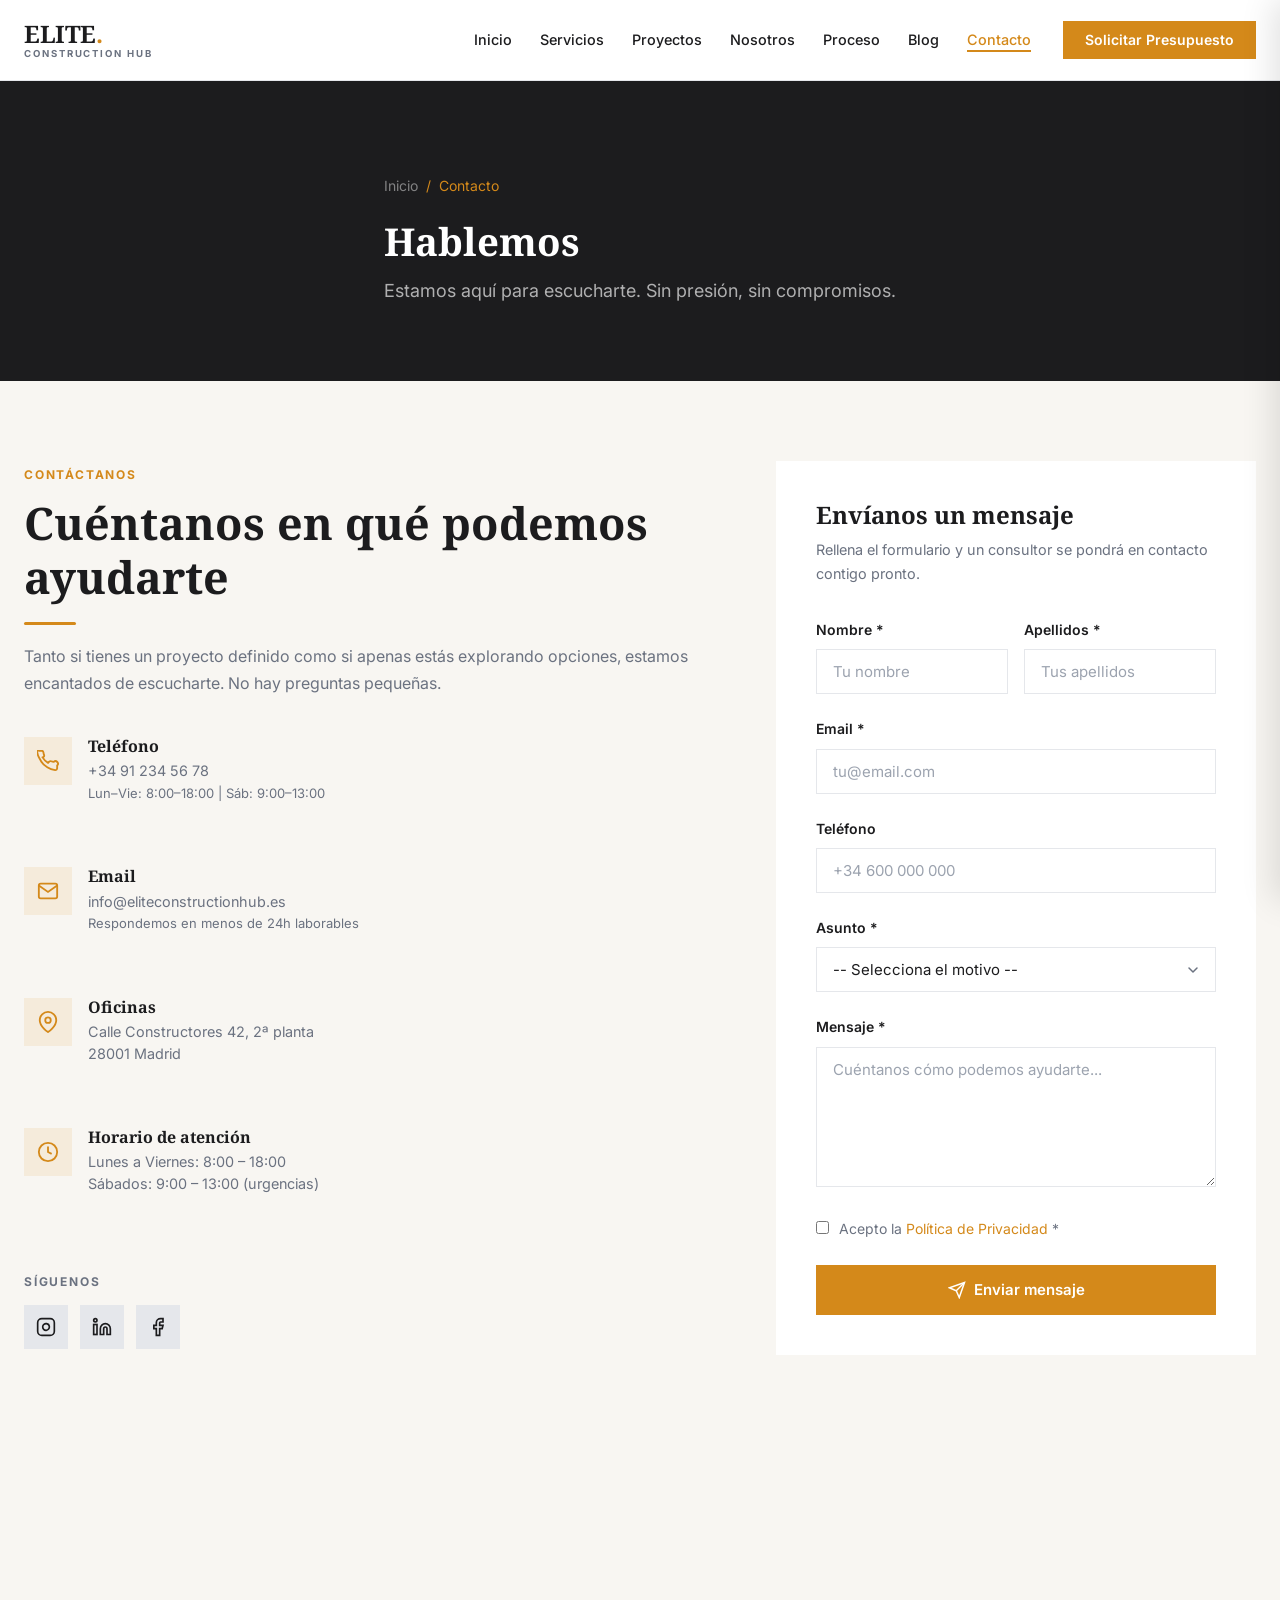
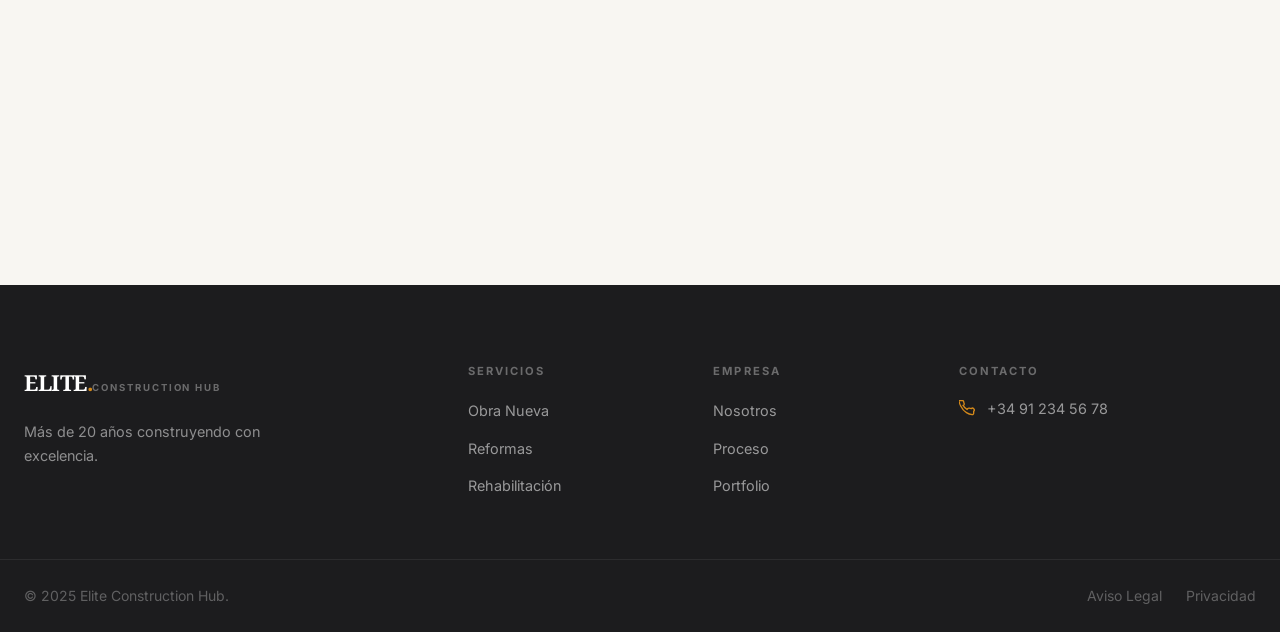
<file: contacto.html>
<!DOCTYPE html>
<html lang="es">
<head>
  <meta charset="UTF-8">
  <link rel="preconnect" href="https://fonts.googleapis.com">
  <link rel="preconnect" href="https://fonts.gstatic.com" crossorigin>
  <link href="https://fonts.googleapis.com/css2?family=Inter:wght@400;500;600&family=Noto+Serif:wght@700&display=swap" rel="stylesheet">
  <meta name="viewport" content="width=device-width, initial-scale=1.0">
  <title>Contacto — Elite Construction Hub</title>
  <meta name="description" content="Contacta con Elite Construction Hub. Teléfono, email y formulario de contacto. Respondemos en menos de 24 horas.">
  <link rel="stylesheet" href="css/styles.css">
  <link rel="stylesheet" href="css/header-footer.css">
  <link rel="stylesheet" href="css/pages.css">
</head>
<body>

  <header class="site-header">
    <div class="container">
      <div class="header-inner">
        <a href="index.html" class="logo"><span class="logo-main">ELITE<span>.</span></span><span class="logo-sub">Construction Hub</span></a>
        <nav class="main-nav">
          <ul class="nav-links">
            <li><a href="index.html">Inicio</a></li><li><a href="servicios.html">Servicios</a></li>
            <li><a href="proyectos.html">Proyectos</a></li><li><a href="nosotros.html">Nosotros</a></li>
            <li><a href="proceso.html">Proceso</a></li><li><a href="blog.html">Blog</a></li>
            <li><a href="contacto.html" class="active">Contacto</a></li>
          </ul>
          <a href="presupuesto.html" class="btn btn-primary btn-sm">Solicitar Presupuesto</a>
        </nav>
        <button class="hamburger" aria-label="Abrir menú"><span></span><span></span><span></span></button>
      </div>
    </div>
  </header>

  <nav class="mobile-nav">
    <a href="index.html">Inicio</a><a href="servicios.html">Servicios</a><a href="proyectos.html">Proyectos</a>
    <a href="nosotros.html">Nosotros</a><a href="proceso.html">Proceso</a><a href="blog.html">Blog</a>
    <a href="contacto.html">Contacto</a><a href="faq.html">FAQ</a>
    <a href="presupuesto.html" class="btn btn-primary">Solicitar Presupuesto</a>
  </nav>

  <main>
    <div class="hero-small">
      <div class="container">
        <nav class="breadcrumb"><a href="index.html">Inicio</a><span class="breadcrumb-sep">/</span><span>Contacto</span></nav>
        <h1>Hablemos</h1>
        <p>Estamos aquí para escucharte. Sin presión, sin compromisos.</p>
      </div>
    </div>

    <section class="section" style="background:var(--color-bg-main)">
      <div class="container">
        <div class="contacto-grid">

          <!-- Info -->
          <div class="contacto-info fade-in">
            <span class="section-tag">Contáctanos</span>
            <h2>Cuéntanos en qué podemos ayudarte</h2>
            <div class="divider divider-left"></div>
            <p>Tanto si tienes un proyecto definido como si apenas estás explorando opciones, estamos encantados de escucharte. No hay preguntas pequeñas.</p>

            <div class="contacto-details">
              <div class="detail-item">
                <div class="detail-icon">
                  <svg width="22" height="22" fill="none" stroke="currentColor" stroke-width="2" viewBox="0 0 24 24"><path d="M22 16.92v3a2 2 0 01-2.18 2 19.79 19.79 0 01-8.63-3.07A19.5 19.5 0 013.07 9.81a19.79 19.79 0 01-3.07-8.67A2 2 0 012 .84h3a2 2 0 012 1.72 12.84 12.84 0 00.7 2.81 2 2 0 01-.45 2.11L6.09 8a16 16 0 006 6l1.27-1.27a2 2 0 012.11-.45 12.84 12.84 0 002.81.7A2 2 0 0122 16.92z"/></svg>
                </div>
                <div>
                  <h4>Teléfono</h4>
                  <p>+34 91 234 56 78<br><span style="font-size:0.8125rem; color:var(--color-gray)">Lun–Vie: 8:00–18:00 | Sáb: 9:00–13:00</span></p>
                </div>
              </div>

              <div class="detail-item">
                <div class="detail-icon">
                  <svg width="22" height="22" fill="none" stroke="currentColor" stroke-width="2" viewBox="0 0 24 24"><path d="M4 4h16c1.1 0 2 .9 2 2v12c0 1.1-.9 2-2 2H4c-1.1 0-2-.9-2-2V6c0-1.1.9-2 2-2z"/><polyline points="22,6 12,13 2,6"/></svg>
                </div>
                <div>
                  <h4>Email</h4>
                  <p>info@eliteconstructionhub.es<br><span style="font-size:0.8125rem; color:var(--color-gray)">Respondemos en menos de 24h laborables</span></p>
                </div>
              </div>

              <div class="detail-item">
                <div class="detail-icon">
                  <svg width="22" height="22" fill="none" stroke="currentColor" stroke-width="2" viewBox="0 0 24 24"><path d="M21 10c0 7-9 13-9 13s-9-6-9-13a9 9 0 0118 0z"/><circle cx="12" cy="10" r="3"/></svg>
                </div>
                <div>
                  <h4>Oficinas</h4>
                  <p>Calle Constructores 42, 2ª planta<br>28001 Madrid</p>
                </div>
              </div>

              <div class="detail-item">
                <div class="detail-icon">
                  <svg width="22" height="22" fill="none" stroke="currentColor" stroke-width="2" viewBox="0 0 24 24"><circle cx="12" cy="12" r="10"/><polyline points="12 6 12 12 16 14"/></svg>
                </div>
                <div>
                  <h4>Horario de atención</h4>
                  <p>Lunes a Viernes: 8:00 – 18:00<br>Sábados: 9:00 – 13:00 (urgencias)</p>
                </div>
              </div>
            </div>

            <!-- Redes Sociales -->
            <div style="margin-top:40px">
              <h4 style="font-family:var(--font-sans); font-size:0.75rem; font-weight:700; letter-spacing:0.15em; text-transform:uppercase; color:var(--color-gray); margin-bottom:16px">Síguenos</h4>
              <div style="display:flex; gap:12px">
                <a href="#" class="social-link" aria-label="Instagram" style="background:var(--color-gray-lt); color:var(--color-dark); width:44px; height:44px; border-radius:var(--radius); display:flex; align-items:center; justify-content:center; transition:var(--transition)">
                  <svg width="20" height="20" fill="none" stroke="currentColor" stroke-width="2" viewBox="0 0 24 24"><rect x="2" y="2" width="20" height="20" rx="5"/><path d="M16 11.37A4 4 0 1112.63 8 4 4 0 0116 11.37z"/><line x1="17.5" y1="6.5" x2="17.51" y2="6.5"/></svg>
                </a>
                <a href="#" class="social-link" aria-label="LinkedIn" style="background:var(--color-gray-lt); color:var(--color-dark); width:44px; height:44px; border-radius:var(--radius); display:flex; align-items:center; justify-content:center; transition:var(--transition)">
                  <svg width="20" height="20" fill="none" stroke="currentColor" stroke-width="2" viewBox="0 0 24 24"><path d="M16 8a6 6 0 016 6v7h-4v-7a2 2 0 00-4 0v7h-4v-7a6 6 0 016-6z"/><rect x="2" y="9" width="4" height="12"/><circle cx="4" cy="4" r="2"/></svg>
                </a>
                <a href="#" class="social-link" aria-label="Facebook" style="background:var(--color-gray-lt); color:var(--color-dark); width:44px; height:44px; border-radius:var(--radius); display:flex; align-items:center; justify-content:center; transition:var(--transition)">
                  <svg width="20" height="20" fill="none" stroke="currentColor" stroke-width="2" viewBox="0 0 24 24"><path d="M18 2h-3a5 5 0 00-5 5v3H7v4h3v8h4v-8h3l1-4h-4V7a1 1 0 011-1h3z"/></svg>
                </a>
              </div>
            </div>
          </div>

          <!-- Form -->
          <div class="fade-in fade-in-delay-1">
            <div class="form-success-msg" style="display:none; margin-bottom:24px">
              <svg width="24" height="24" fill="none" stroke="currentColor" stroke-width="2.5" viewBox="0 0 24 24"><polyline points="20 6 9 17 4 12"/></svg>
              <div><strong>¡Mensaje enviado!</strong> Te contactaremos en menos de 24 horas laborables.</div>
            </div>

            <div class="contacto-form-wrap">
              <h3>Envíanos un mensaje</h3>
              <p>Rellena el formulario y un consultor se pondrá en contacto contigo pronto.</p>

              <form class="contact-form" novalidate>
                <div class="form-row" style="display:grid; grid-template-columns:1fr 1fr; gap:16px">
                  <div class="form-group">
                    <label for="c-nombre">Nombre *</label>
                    <input type="text" id="c-nombre" name="nombre" placeholder="Tu nombre" required>
                    <span class="form-error">Campo requerido.</span>
                  </div>
                  <div class="form-group">
                    <label for="c-apellidos">Apellidos *</label>
                    <input type="text" id="c-apellidos" name="apellidos" placeholder="Tus apellidos" required>
                    <span class="form-error">Campo requerido.</span>
                  </div>
                </div>

                <div class="form-group">
                  <label for="c-email">Email *</label>
                  <input type="email" id="c-email" name="email" placeholder="tu@email.com" required>
                  <span class="form-error">Introduce un email válido.</span>
                </div>

                <div class="form-group">
                  <label for="c-telefono">Teléfono</label>
                  <input type="tel" id="c-telefono" name="telefono" placeholder="+34 600 000 000">
                </div>

                <div class="form-group">
                  <label for="c-asunto">Asunto *</label>
                  <select id="c-asunto" name="asunto" required>
                    <option value="">-- Selecciona el motivo --</option>
                    <option>Solicitar presupuesto</option>
                    <option>Información sobre servicios</option>
                    <option>Seguimiento de mi proyecto</option>
                    <option>Colaboración o partnership</option>
                    <option>Otro</option>
                  </select>
                  <span class="form-error">Selecciona un asunto.</span>
                </div>

                <div class="form-group">
                  <label for="c-mensaje">Mensaje *</label>
                  <textarea id="c-mensaje" name="mensaje" placeholder="Cuéntanos cómo podemos ayudarte..." required></textarea>
                  <span class="form-error">Por favor, escribe tu mensaje.</span>
                </div>

                <div class="form-group">
                  <label style="display:flex; align-items:flex-start; gap:10px; font-weight:400; cursor:pointer;">
                    <input type="checkbox" required style="width:auto; margin-top:3px; accent-color:var(--color-accent)">
                    <span style="font-size:0.875rem; color:var(--color-gray)">Acepto la <a href="#" style="color:var(--color-accent)">Política de Privacidad</a> *</span>
                  </label>
                </div>

                <button type="submit" class="btn btn-primary w-full" style="justify-content:center">
                  <svg width="18" height="18" fill="none" stroke="currentColor" stroke-width="2" viewBox="0 0 24 24"><line x1="22" y1="2" x2="11" y2="13"/><polygon points="22 2 15 22 11 13 2 9 22 2"/></svg>
                  Enviar mensaje
                </button>
              </form>
            </div>
          </div>

        </div>
      </div>
    </section>

    <!-- Real Google Map -->
    <div class="map-section" style="height: 450px; border-top: 1px solid var(--color-border);">
      <iframe 
        src="https://www.google.com/maps/embed?pb=!1m18!1m12!1m3!1d3037.616654346851!2d-3.6934375!3d40.4284166!2m3!1f0!2f0!3f0!3m2!1i1024!2i768!4f13.1!3m3!1m2!1s0xd422896503c4033%3A0xc48c081e7d01865!2sCalle%20de%20Goya%2C%20Madrid!5e0!3m2!1ses!2ses!4v1714930000000!5m2!1ses!2ses" 
        width="100%" 
        height="100%" 
        style="border:0;" 
        allowfullscreen="" 
        loading="lazy" 
        referrerpolicy="no-referrer-when-downgrade">
      </iframe>
    </div>
  </main>

  <footer class="site-footer">
    <div class="footer-main"><div class="container"><div class="footer-grid">
      <div class="footer-brand"><a href="index.html" class="footer-logo"><span class="logo-main">ELITE<span>.</span></span><span class="logo-sub">Construction Hub</span></a><p>Más de 20 años construyendo con excelencia.</p></div>
      <div class="footer-col"><h4>Servicios</h4><ul class="footer-links"><li><a href="servicios.html">Obra Nueva</a></li><li><a href="servicios.html">Reformas</a></li><li><a href="servicios.html">Rehabilitación</a></li></ul></div>
      <div class="footer-col"><h4>Empresa</h4><ul class="footer-links"><li><a href="nosotros.html">Nosotros</a></li><li><a href="proceso.html">Proceso</a></li><li><a href="proyectos.html">Portfolio</a></li></ul></div>
      <div class="footer-col"><h4>Contacto</h4><div class="footer-contact-info"><div class="contact-item"><svg width="16" height="16" fill="none" stroke="currentColor" stroke-width="2" viewBox="0 0 24 24"><path d="M22 16.92v3a2 2 0 01-2.18 2 19.79 19.79 0 01-8.63-3.07A19.5 19.5 0 013.07 9.81a19.79 19.79 0 01-3.07-8.67A2 2 0 012 .84h3a2 2 0 012 1.72 12.84 12.84 0 00.7 2.81 2 2 0 01-.45 2.11L6.09 8a16 16 0 006 6l1.27-1.27a2 2 0 012.11-.45 12.84 12.84 0 002.81.7A2 2 0 0122 16.92z"/></svg><span>+34 91 234 56 78</span></div></div></div>
    </div></div></div>
    <div class="footer-bottom"><div class="container"><div class="footer-bottom-inner"><p>&copy; 2025 Elite Construction Hub.</p><div class="footer-bottom-links"><a href="#">Aviso Legal</a><a href="#">Privacidad</a></div></div></div></div>
  </footer>
  <script src="js/main.js"></script>
</body>
</html>
</file>
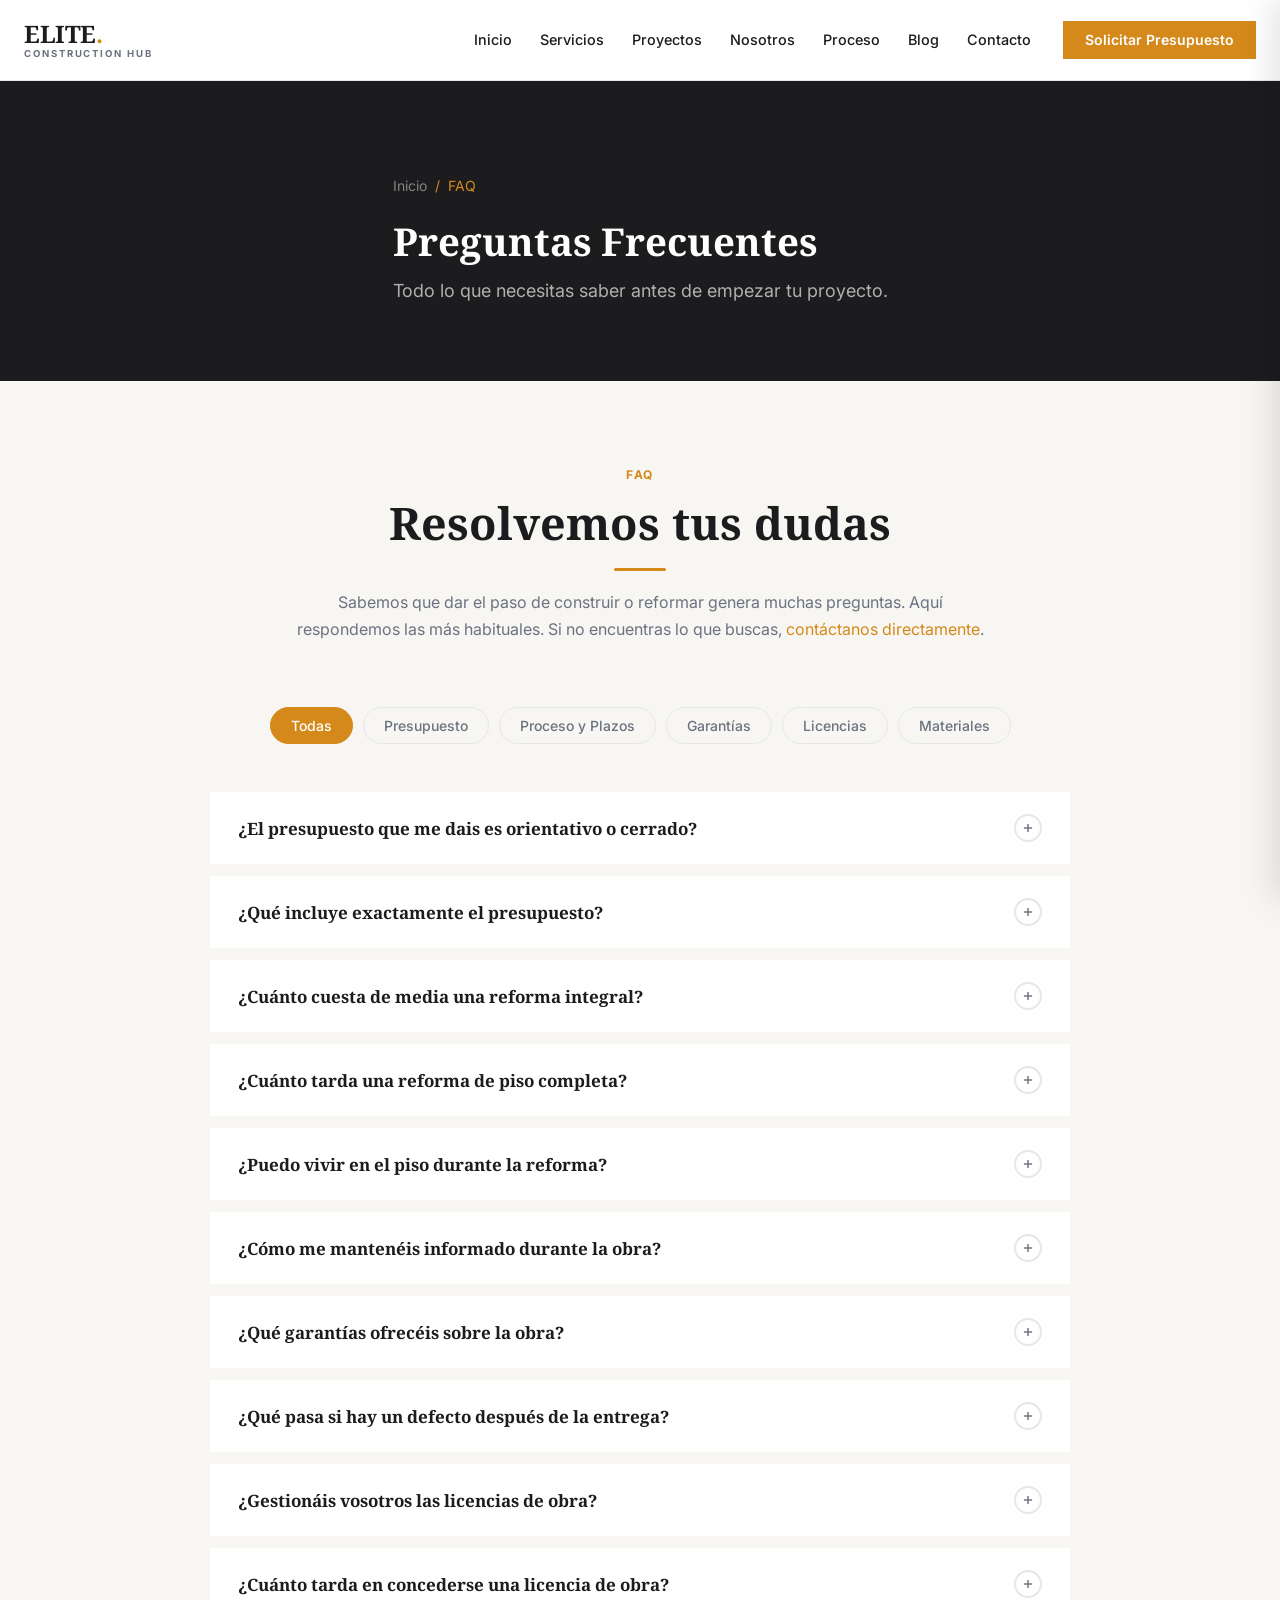
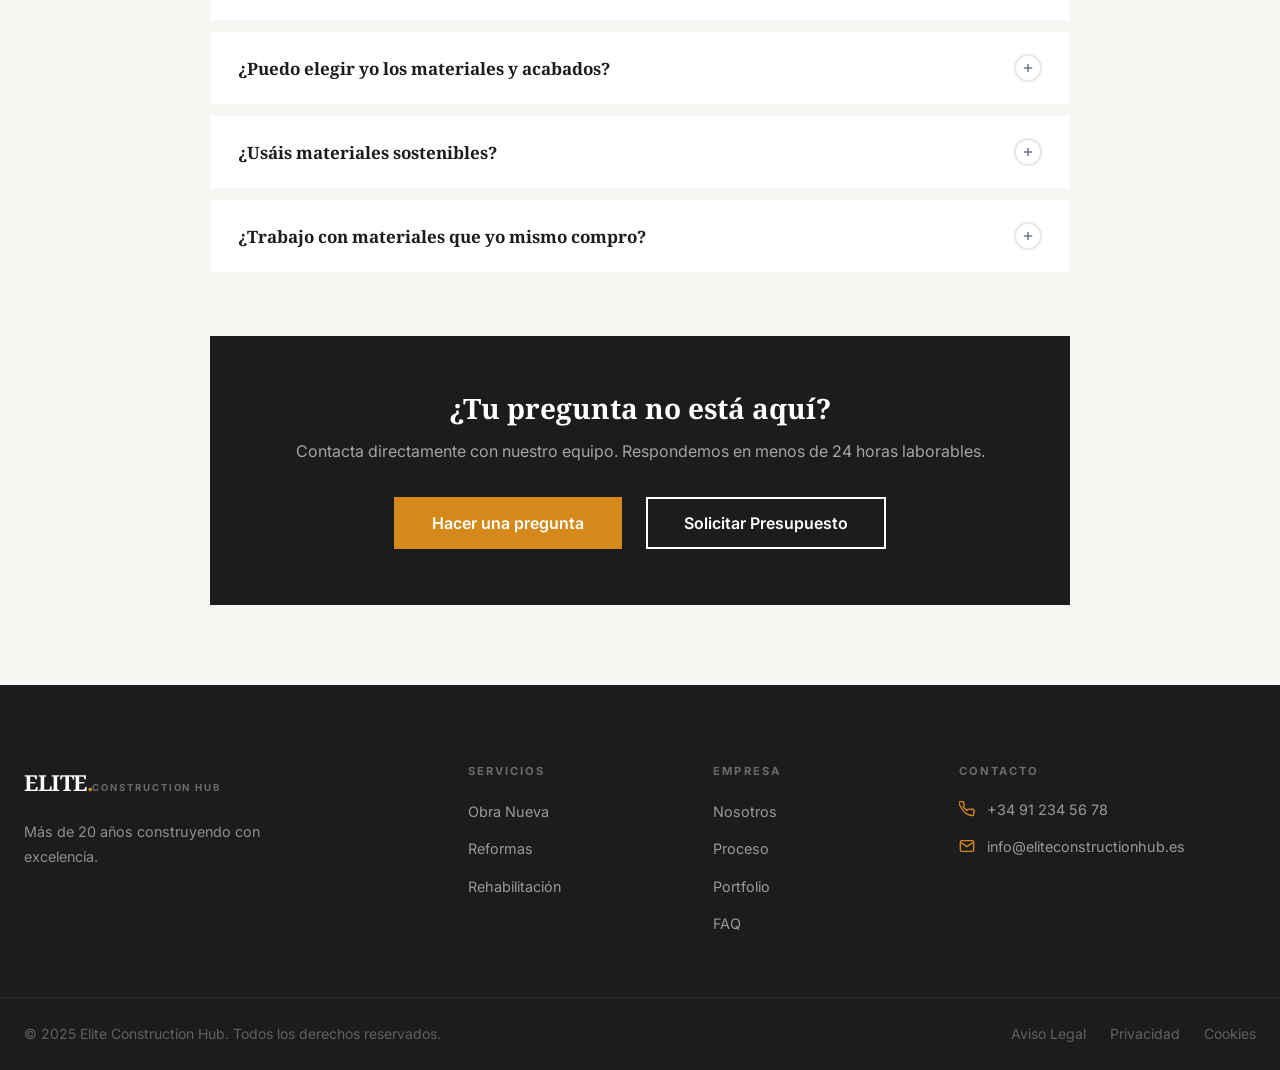
<file: faq.html>
<!DOCTYPE html>
<html lang="es">
<head>
  <meta charset="UTF-8">
  <link rel="preconnect" href="https://fonts.googleapis.com">
  <link rel="preconnect" href="https://fonts.gstatic.com" crossorigin>
  <link href="https://fonts.googleapis.com/css2?family=Inter:wght@400;500;600&family=Noto+Serif:wght@700&display=swap" rel="stylesheet">
  <meta name="viewport" content="width=device-width, initial-scale=1.0">
  <title>Preguntas Frecuentes — Elite Construction Hub</title>
  <meta name="description" content="Resolvemos tus dudas sobre construcción, reformas, presupuestos, plazos y garantías. Preguntas frecuentes de Elite Construction Hub.">
  <link rel="stylesheet" href="css/styles.css">
  <link rel="stylesheet" href="css/header-footer.css">
  <link rel="stylesheet" href="css/pages.css">
</head>
<body>

  <header class="site-header">
    <div class="container">
      <div class="header-inner">
        <a href="index.html" class="logo"><span class="logo-main">ELITE<span>.</span></span><span class="logo-sub">Construction Hub</span></a>
        <nav class="main-nav">
          <ul class="nav-links">
            <li><a href="index.html">Inicio</a></li><li><a href="servicios.html">Servicios</a></li>
            <li><a href="proyectos.html">Proyectos</a></li><li><a href="nosotros.html">Nosotros</a></li>
            <li><a href="proceso.html">Proceso</a></li><li><a href="blog.html">Blog</a></li>
            <li><a href="contacto.html">Contacto</a></li>
          </ul>
          <a href="presupuesto.html" class="btn btn-primary btn-sm">Solicitar Presupuesto</a>
        </nav>
        <button class="hamburger" aria-label="Abrir menú"><span></span><span></span><span></span></button>
      </div>
    </div>
  </header>

  <nav class="mobile-nav">
    <a href="index.html">Inicio</a><a href="servicios.html">Servicios</a><a href="proyectos.html">Proyectos</a>
    <a href="nosotros.html">Nosotros</a><a href="proceso.html">Proceso</a><a href="blog.html">Blog</a>
    <a href="contacto.html">Contacto</a><a href="faq.html">FAQ</a>
    <a href="presupuesto.html" class="btn btn-primary">Solicitar Presupuesto</a>
  </nav>

  <main>
    <div class="hero-small">
      <div class="container">
        <nav class="breadcrumb"><a href="index.html">Inicio</a><span class="breadcrumb-sep">/</span><span>FAQ</span></nav>
        <h1>Preguntas Frecuentes</h1>
        <p>Todo lo que necesitas saber antes de empezar tu proyecto.</p>
      </div>
    </div>

    <section class="section" style="background:var(--color-bg-main)">
      <div class="container">
        <div class="faq-intro fade-in">
          <span class="section-tag">FAQ</span>
          <h2>Resolvemos tus dudas</h2>
          <div class="divider"></div>
          <p>Sabemos que dar el paso de construir o reformar genera muchas preguntas. Aquí respondemos las más habituales. Si no encuentras lo que buscas, <a href="contacto.html" style="color:var(--color-accent)">contáctanos directamente</a>.</p>
        </div>

        <!-- Category Filters -->
        <div class="faq-categories fade-in">
          <button class="faq-cat-btn active" data-category="all">Todas</button>
          <button class="faq-cat-btn" data-category="presupuesto">Presupuesto</button>
          <button class="faq-cat-btn" data-category="proceso">Proceso y Plazos</button>
          <button class="faq-cat-btn" data-category="garantias">Garantías</button>
          <button class="faq-cat-btn" data-category="licencias">Licencias</button>
          <button class="faq-cat-btn" data-category="materiales">Materiales</button>
        </div>

        <!-- FAQ List -->
        <div class="faq-list">

          <!-- Presupuesto -->
          <div class="faq-item fade-in" data-category="presupuesto">
            <button class="faq-question">
              ¿El presupuesto que me dais es orientativo o cerrado?
              <span class="faq-icon"><svg width="14" height="14" fill="none" stroke="currentColor" stroke-width="2.5" viewBox="0 0 24 24"><line x1="12" y1="5" x2="12" y2="19"/><line x1="5" y1="12" x2="19" y2="12"/></svg></span>
            </button>
            <div class="faq-answer">
              <div class="faq-answer-inner">
                Todos nuestros presupuestos son cerrados y detallados por partidas. Esto significa que el precio que firmamos es el que pagas, sin incrementos salvo que tú solicites cambios en el proyecto original. Si surgiera algún imprevisto real (por ejemplo, una instalación oculta en mal estado que no era visible), lo comunicamos de inmediato con coste y alternativas antes de actuar.
              </div>
            </div>
          </div>

          <div class="faq-item fade-in fade-in-delay-1" data-category="presupuesto">
            <button class="faq-question">
              ¿Qué incluye exactamente el presupuesto?
              <span class="faq-icon"><svg width="14" height="14" fill="none" stroke="currentColor" stroke-width="2.5" viewBox="0 0 24 24"><line x1="12" y1="5" x2="12" y2="19"/><line x1="5" y1="12" x2="19" y2="12"/></svg></span>
            </button>
            <div class="faq-answer">
              <div class="faq-answer-inner">
                El presupuesto incluye: mano de obra, materiales especificados, gestión de residuos, seguros de obra, coordinación de subcontratos especializados (electricidad, fontanería, etc.) y limpieza final. Lo que NO incluye, salvo acuerdo, son las tasas de licencias municipales (que dependen de cada ayuntamiento) y el IVA.
              </div>
            </div>
          </div>

          <div class="faq-item fade-in fade-in-delay-2" data-category="presupuesto">
            <button class="faq-question">
              ¿Cuánto cuesta de media una reforma integral?
              <span class="faq-icon"><svg width="14" height="14" fill="none" stroke="currentColor" stroke-width="2.5" viewBox="0 0 24 24"><line x1="12" y1="5" x2="12" y2="19"/><line x1="5" y1="12" x2="19" y2="12"/></svg></span>
            </button>
            <div class="faq-answer">
              <div class="faq-answer-inner">
                Los costes varían mucho según el estado inicial, la calidad de materiales elegida y la complejidad. De forma orientativa: una reforma integral en Madrid ronda entre 700€/m² y 1.500€/m² según el nivel de acabado. Para un piso de 80 m², estaríamos hablando de 56.000€ a 120.000€. Lo mejor es pedirnos una visita gratuita: sin ver el espacio, cualquier cifra puede estar muy lejos de la realidad.
              </div>
            </div>
          </div>

          <!-- Proceso -->
          <div class="faq-item fade-in" data-category="proceso">
            <button class="faq-question">
              ¿Cuánto tarda una reforma de piso completa?
              <span class="faq-icon"><svg width="14" height="14" fill="none" stroke="currentColor" stroke-width="2.5" viewBox="0 0 24 24"><line x1="12" y1="5" x2="12" y2="19"/><line x1="5" y1="12" x2="19" y2="12"/></svg></span>
            </button>
            <div class="faq-answer">
              <div class="faq-answer-inner">
                Para una reforma integral de un piso de 80-120 m², el plazo de ejecución suele ser de 10 a 16 semanas. Este tiempo puede aumentar si hay que esperar materiales especiales o si la complejidad técnica es mayor. En el presupuesto siempre incluimos un cronograma detallado con hitos por semana.
              </div>
            </div>
          </div>

          <div class="faq-item fade-in fade-in-delay-1" data-category="proceso">
            <button class="faq-question">
              ¿Puedo vivir en el piso durante la reforma?
              <span class="faq-icon"><svg width="14" height="14" fill="none" stroke="currentColor" stroke-width="2.5" viewBox="0 0 24 24"><line x1="12" y1="5" x2="12" y2="19"/><line x1="5" y1="12" x2="19" y2="12"/></svg></span>
            </button>
            <div class="faq-answer">
              <div class="faq-answer-inner">
                En reformas integrales no lo recomendamos. El polvo, el ruido y la ausencia de servicios básicos durante algunas fases lo hacen inviable. En reformas parciales (solo cocina, solo baño) sí puede ser posible organizar las fases para que puedas continuar en el resto de la vivienda.
              </div>
            </div>
          </div>

          <div class="faq-item fade-in fade-in-delay-2" data-category="proceso">
            <button class="faq-question">
              ¿Cómo me mantenéis informado durante la obra?
              <span class="faq-icon"><svg width="14" height="14" fill="none" stroke="currentColor" stroke-width="2.5" viewBox="0 0 24 24"><line x1="12" y1="5" x2="12" y2="19"/><line x1="5" y1="12" x2="19" y2="12"/></svg></span>
            </button>
            <div class="faq-answer">
              <div class="faq-answer-inner">
                Cada semana recibirás un informe de avance por email o WhatsApp con fotografías del estado de la obra, porcentaje de ejecución y novedades. Además, tienes acceso directo al teléfono de tu jefe de proyecto para cualquier consulta. Si lo prefieres, podemos organizar visitas de obra periódicas.
              </div>
            </div>
          </div>

          <!-- Garantías -->
          <div class="faq-item fade-in" data-category="garantias">
            <button class="faq-question">
              ¿Qué garantías ofrecéis sobre la obra?
              <span class="faq-icon"><svg width="14" height="14" fill="none" stroke="currentColor" stroke-width="2.5" viewBox="0 0 24 24"><line x1="12" y1="5" x2="12" y2="19"/><line x1="5" y1="12" x2="19" y2="12"/></svg></span>
            </button>
            <div class="faq-answer">
              <div class="faq-answer-inner">
                Ofrecemos garantía legal según el Código Técnico de la Edificación: 10 años para defectos estructurales, 3 años para instalaciones, y 1 año para acabados. Adicionalmente, tenemos seguro de responsabilidad civil y decenal contratado, por lo que si ocurriera cualquier incidencia mayor, está cubierta.
              </div>
            </div>
          </div>

          <div class="faq-item fade-in fade-in-delay-1" data-category="garantias">
            <button class="faq-question">
              ¿Qué pasa si hay un defecto después de la entrega?
              <span class="faq-icon"><svg width="14" height="14" fill="none" stroke="currentColor" stroke-width="2.5" viewBox="0 0 24 24"><line x1="12" y1="5" x2="12" y2="19"/><line x1="5" y1="12" x2="19" y2="12"/></svg></span>
            </button>
            <div class="faq-answer">
              <div class="faq-answer-inner">
                Si detectas un defecto cubierto por garantía, nos lo comunicas y enviamos un técnico en 48-72 horas para evaluarlo. Si es imputable a la obra, lo reparamos sin coste. Tenemos un protocolo de atención post-obra ágil y documentado para que nunca quedes desatendido.
              </div>
            </div>
          </div>

          <!-- Licencias -->
          <div class="faq-item fade-in" data-category="licencias">
            <button class="faq-question">
              ¿Gestionáis vosotros las licencias de obra?
              <span class="faq-icon"><svg width="14" height="14" fill="none" stroke="currentColor" stroke-width="2.5" viewBox="0 0 24 24"><line x1="12" y1="5" x2="12" y2="19"/><line x1="5" y1="12" x2="19" y2="12"/></svg></span>
            </button>
            <div class="faq-answer">
              <div class="faq-answer-inner">
                Sí. Gestionamos todos los trámites necesarios: licencias de obra mayor y menor, comunicaciones previas, permisos de ocupación de vía pública si se necesita grúa o contenedor, y la documentación final (licencia de primera ocupación, cédula de habitabilidad, etc.). Solo necesitas tu DNI y escritura de propiedad.
              </div>
            </div>
          </div>

          <div class="faq-item fade-in fade-in-delay-1" data-category="licencias">
            <button class="faq-question">
              ¿Cuánto tarda en concederse una licencia de obra?
              <span class="faq-icon"><svg width="14" height="14" fill="none" stroke="currentColor" stroke-width="2.5" viewBox="0 0 24 24"><line x1="12" y1="5" x2="12" y2="19"/><line x1="5" y1="12" x2="19" y2="12"/></svg></span>
            </button>
            <div class="faq-answer">
              <div class="faq-answer-inner">
                Los plazos dependen del ayuntamiento y del tipo de obra. En Madrid capital: comunicación previa para obras menores, inmediata. Licencia de obra mayor: entre 2 y 4 meses habitualmente. En municipios más pequeños puede ser más rápido. Lo incluimos como variable en el cronograma del proyecto.
              </div>
            </div>
          </div>

          <!-- Materiales -->
          <div class="faq-item fade-in" data-category="materiales">
            <button class="faq-question">
              ¿Puedo elegir yo los materiales y acabados?
              <span class="faq-icon"><svg width="14" height="14" fill="none" stroke="currentColor" stroke-width="2.5" viewBox="0 0 24 24"><line x1="12" y1="5" x2="12" y2="19"/><line x1="5" y1="12" x2="19" y2="12"/></svg></span>
            </button>
            <div class="faq-answer">
              <div class="faq-answer-inner">
                Absolutamente. En la fase de diseño, nuestro equipo de interiorismo te presenta una selección de materiales y acabados adaptada a tu presupuesto y gusto. Puedes elegir entre nuestras opciones o proponer alternativas. Si el material que eliges tiene un precio diferente al presupuestado, ajustamos el presupuesto al alza o a la baja.
              </div>
            </div>
          </div>

          <div class="faq-item fade-in fade-in-delay-1" data-category="materiales">
            <button class="faq-question">
              ¿Usáis materiales sostenibles?
              <span class="faq-icon"><svg width="14" height="14" fill="none" stroke="currentColor" stroke-width="2.5" viewBox="0 0 24 24"><line x1="12" y1="5" x2="12" y2="19"/><line x1="5" y1="12" x2="19" y2="12"/></svg></span>
            </button>
            <div class="faq-answer">
              <div class="faq-answer-inner">
                Sí. Tenemos una línea de construcción sostenible que incluye materiales con etiqueta ecológica EU Ecolabel, maderas con certificación FSC, aislamientos de origen natural y sistemas de recogida de agua de lluvia. Si quieres reducir la huella de carbono de tu proyecto, podemos diseñarlo desde esa perspectiva.
              </div>
            </div>
          </div>

          <div class="faq-item fade-in fade-in-delay-2" data-category="materiales">
            <button class="faq-question">
              ¿Trabajo con materiales que yo mismo compro?
              <span class="faq-icon"><svg width="14" height="14" fill="none" stroke="currentColor" stroke-width="2.5" viewBox="0 0 24 24"><line x1="12" y1="5" x2="12" y2="19"/><line x1="5" y1="12" x2="19" y2="12"/></svg></span>
            </button>
            <div class="faq-answer">
              <div class="faq-answer-inner">
                En general no lo recomendamos, porque la gestión de materiales externos añade coordinación y puede generar problemas de plazos. Sin embargo, si tienes algún elemento especial (un suelo de un fabricante concreto, una bañera que ya compraste), lo integramos en la obra. En ese caso, la garantía de ese elemento específico sería la del fabricante, no la nuestra.
              </div>
            </div>
          </div>

        </div>

        <!-- CTA FAQ -->
        <div class="faq-cta fade-in">
          <h3>¿Tu pregunta no está aquí?</h3>
          <p>Contacta directamente con nuestro equipo. Respondemos en menos de 24 horas laborables.</p>
          <div class="btn-group">
            <a href="contacto.html" class="btn btn-primary btn-lg">Hacer una pregunta</a>
            <a href="presupuesto.html" class="btn btn-outline-white btn-lg">Solicitar Presupuesto</a>
          </div>
        </div>

      </div>
    </section>
  </main>

  <footer class="site-footer">
    <div class="footer-main"><div class="container"><div class="footer-grid">
      <div class="footer-brand"><a href="index.html" class="footer-logo"><span class="logo-main">ELITE<span>.</span></span><span class="logo-sub">Construction Hub</span></a><p>Más de 20 años construyendo con excelencia.</p></div>
      <div class="footer-col"><h4>Servicios</h4><ul class="footer-links"><li><a href="servicios.html">Obra Nueva</a></li><li><a href="servicios.html">Reformas</a></li><li><a href="servicios.html">Rehabilitación</a></li></ul></div>
      <div class="footer-col"><h4>Empresa</h4><ul class="footer-links"><li><a href="nosotros.html">Nosotros</a></li><li><a href="proceso.html">Proceso</a></li><li><a href="proyectos.html">Portfolio</a></li><li><a href="faq.html">FAQ</a></li></ul></div>
      <div class="footer-col"><h4>Contacto</h4><div class="footer-contact-info">
        <div class="contact-item"><svg width="16" height="16" fill="none" stroke="currentColor" stroke-width="2" viewBox="0 0 24 24"><path d="M22 16.92v3a2 2 0 01-2.18 2 19.79 19.79 0 01-8.63-3.07A19.5 19.5 0 013.07 9.81a19.79 19.79 0 01-3.07-8.67A2 2 0 012 .84h3a2 2 0 012 1.72 12.84 12.84 0 00.7 2.81 2 2 0 01-.45 2.11L6.09 8a16 16 0 006 6l1.27-1.27a2 2 0 012.11-.45 12.84 12.84 0 002.81.7A2 2 0 0122 16.92z"/></svg><span>+34 91 234 56 78</span></div>
        <div class="contact-item"><svg width="16" height="16" fill="none" stroke="currentColor" stroke-width="2" viewBox="0 0 24 24"><path d="M4 4h16c1.1 0 2 .9 2 2v12c0 1.1-.9 2-2 2H4c-1.1 0-2-.9-2-2V6c0-1.1.9-2 2-2z"/><polyline points="22,6 12,13 2,6"/></svg><span>info@eliteconstructionhub.es</span></div>
      </div></div>
    </div></div></div>
    <div class="footer-bottom"><div class="container"><div class="footer-bottom-inner"><p>&copy; 2025 Elite Construction Hub. Todos los derechos reservados.</p><div class="footer-bottom-links"><a href="#">Aviso Legal</a><a href="#">Privacidad</a><a href="#">Cookies</a></div></div></div></div>
  </footer>
  <script src="js/main.js"></script>
</body>
</html>
</file>
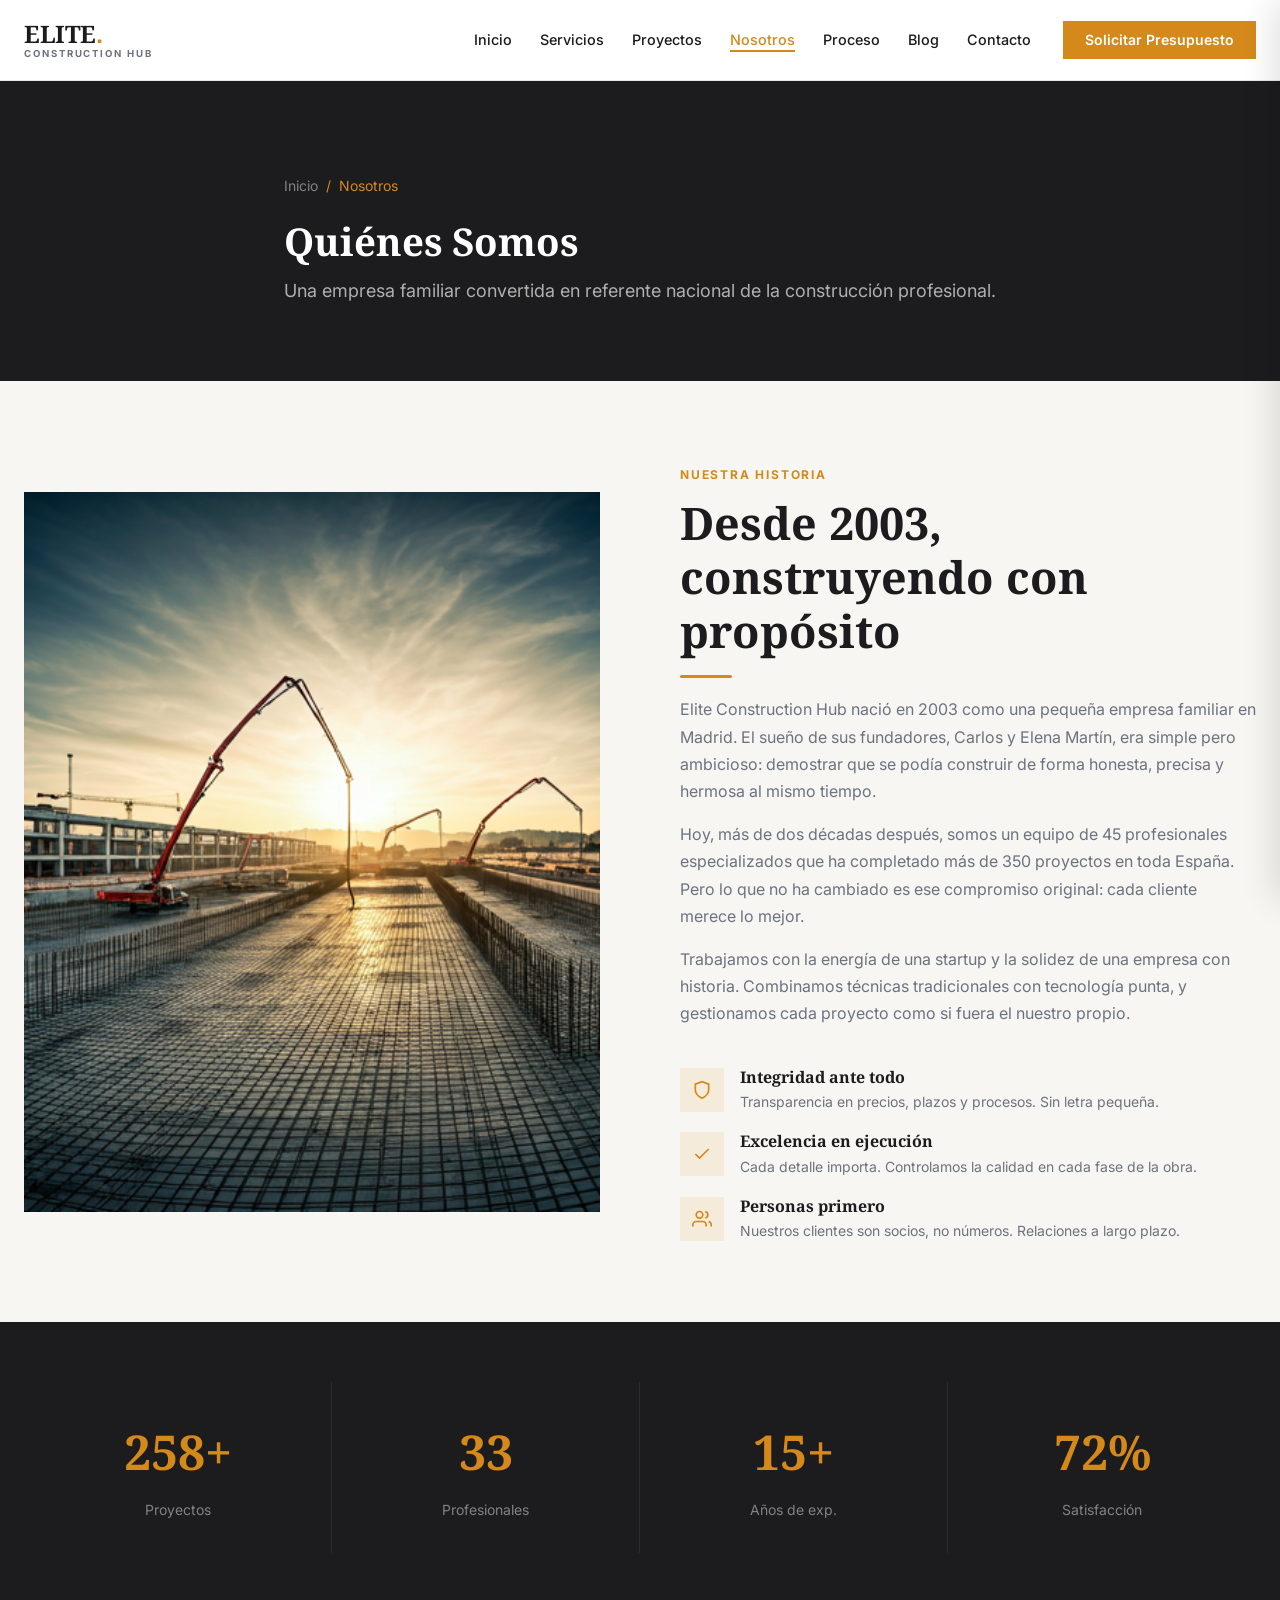
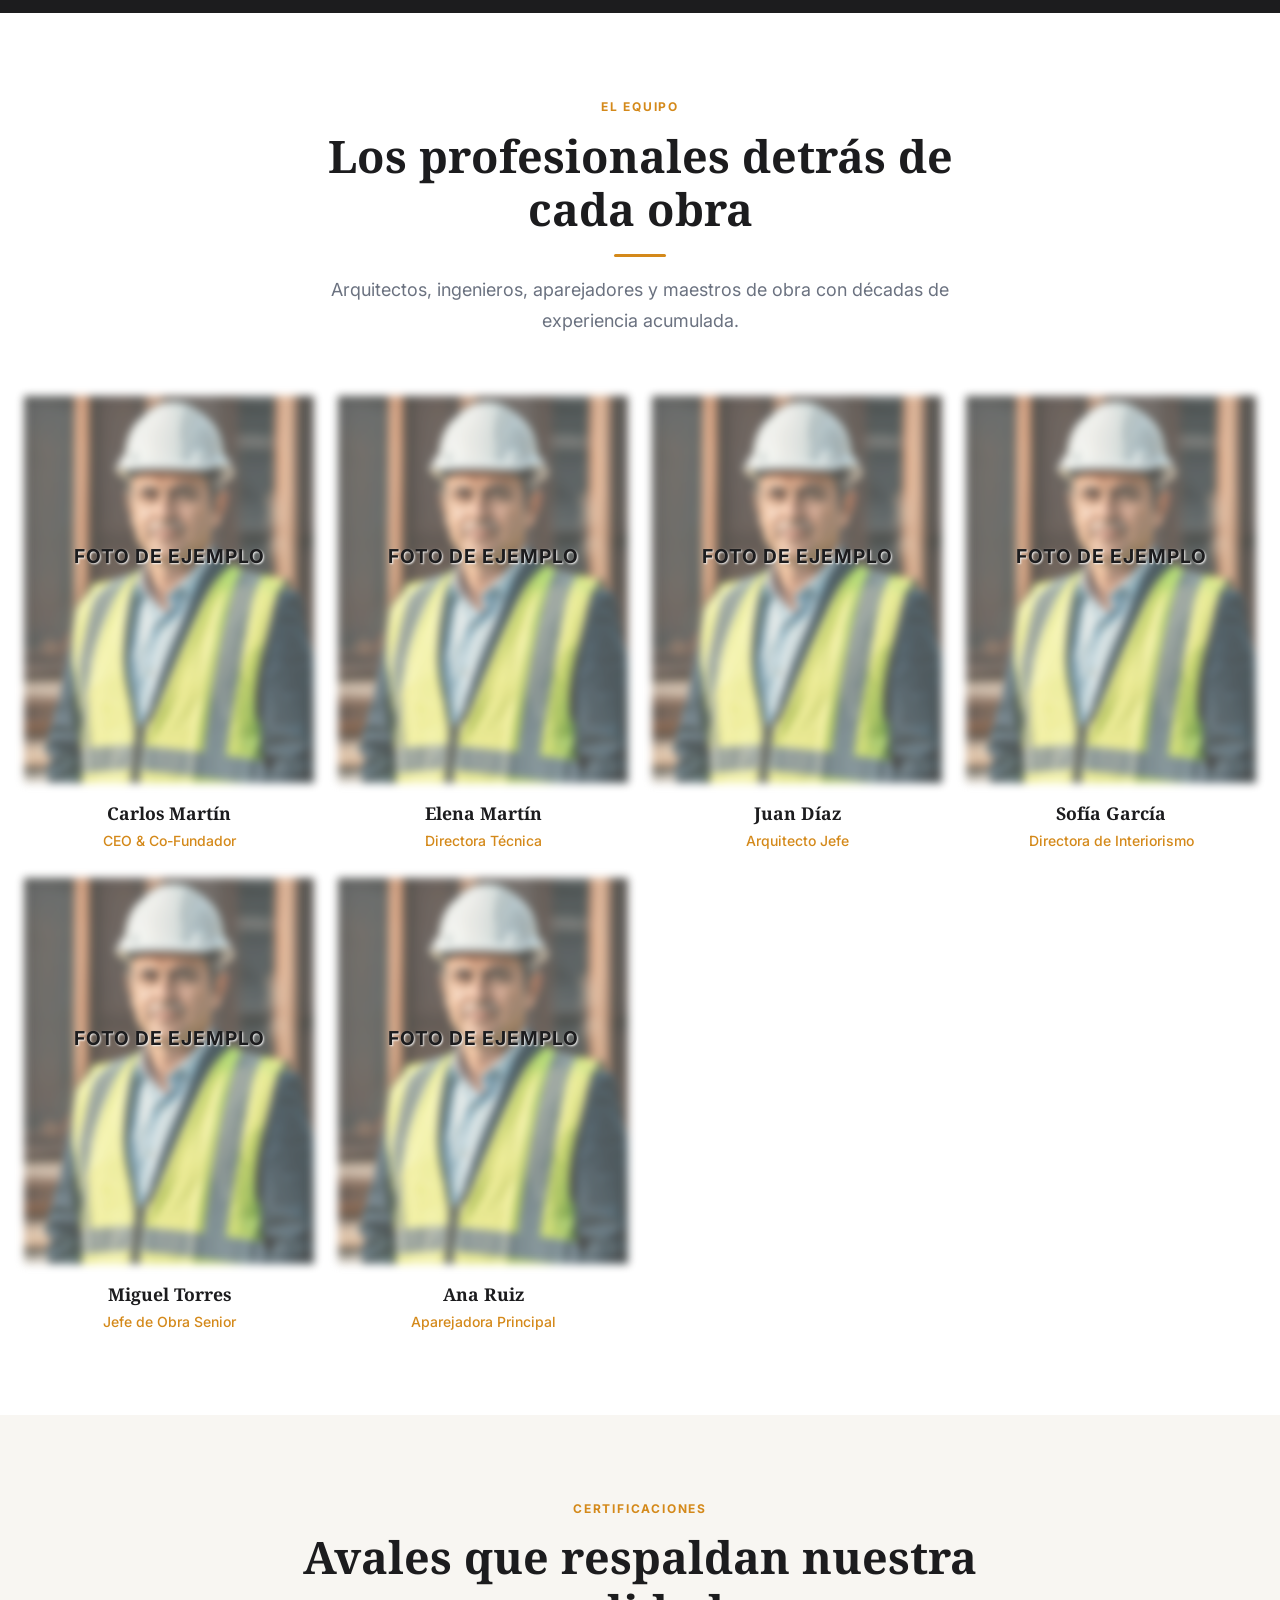
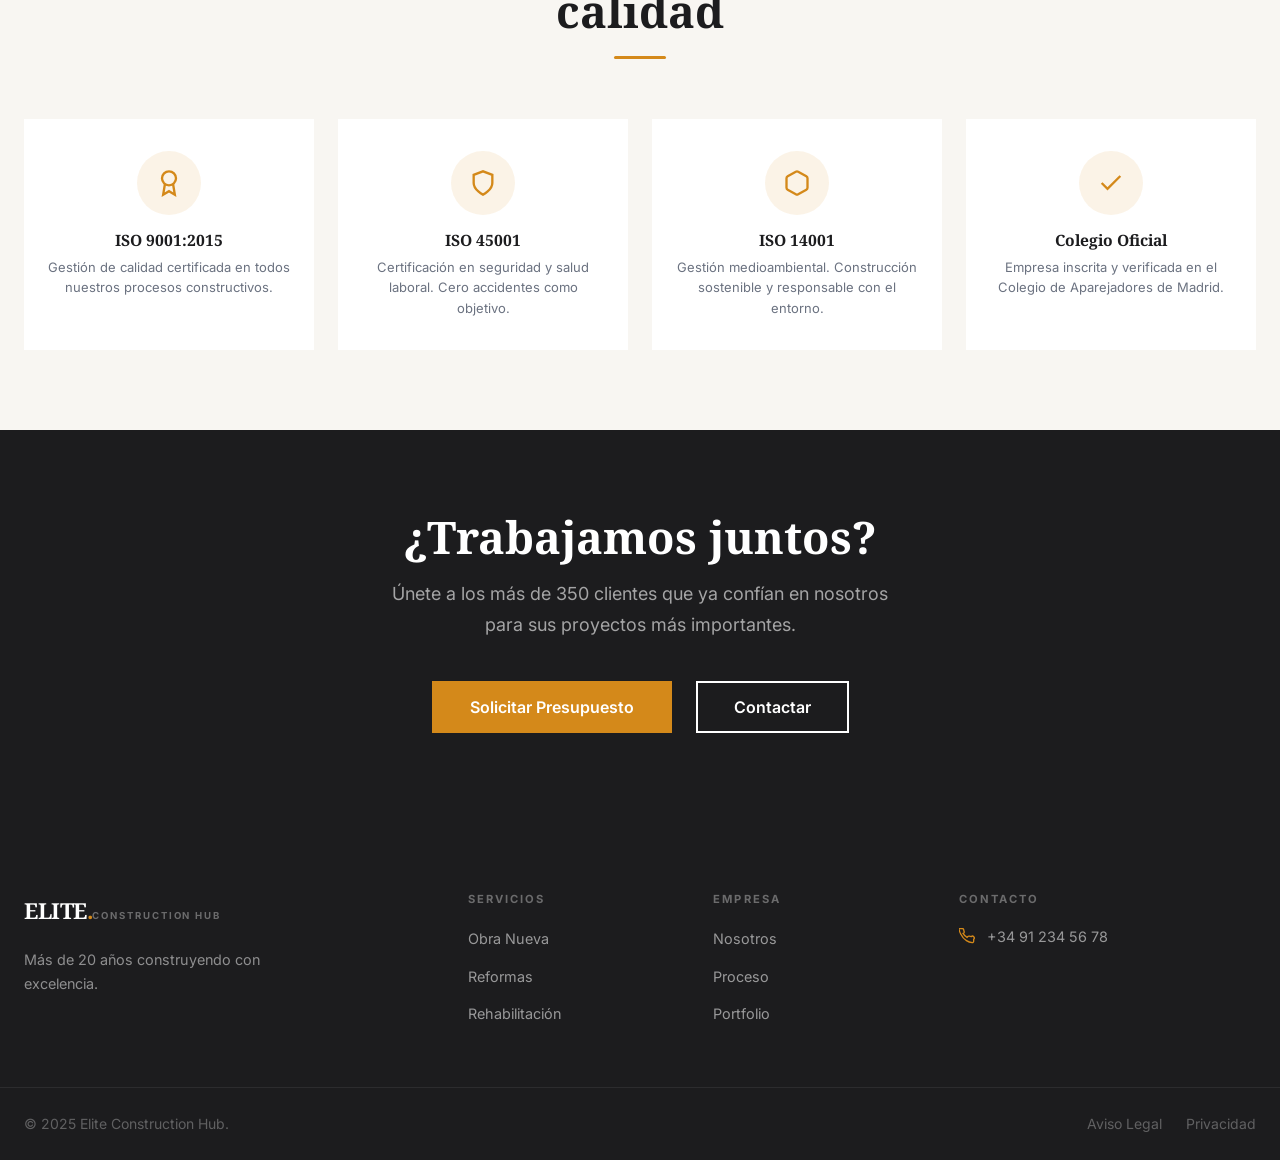
<file: nosotros.html>
<!DOCTYPE html>
<html lang="es">
<head>
  <meta charset="UTF-8">
  <link rel="preconnect" href="https://fonts.googleapis.com">
  <link rel="preconnect" href="https://fonts.gstatic.com" crossorigin>
  <link href="https://fonts.googleapis.com/css2?family=Inter:wght@400;500;600&family=Noto+Serif:wght@700&display=swap" rel="stylesheet">
  <meta name="viewport" content="width=device-width, initial-scale=1.0">
  <title>Nosotros — Elite Construction Hub</title>
  <meta name="description" content="Conoce al equipo de Elite Construction Hub. 20 años de experiencia, 45 profesionales dedicados a la excelencia constructiva.">
  <link rel="stylesheet" href="css/styles.css">
  <link rel="stylesheet" href="css/header-footer.css">
  <link rel="stylesheet" href="css/pages.css">
</head>
<body>

  <header class="site-header">
    <div class="container">
      <div class="header-inner">
        <a href="index.html" class="logo">
          <span class="logo-main">ELITE<span>.</span></span>
          <span class="logo-sub">Construction Hub</span>
        </a>
        <nav class="main-nav">
          <ul class="nav-links">
            <li><a href="index.html">Inicio</a></li>
            <li><a href="servicios.html">Servicios</a></li>
            <li><a href="proyectos.html">Proyectos</a></li>
            <li><a href="nosotros.html" class="active">Nosotros</a></li>
            <li><a href="proceso.html">Proceso</a></li>
            <li><a href="blog.html">Blog</a></li>
            <li><a href="contacto.html">Contacto</a></li>
          </ul>
          <a href="presupuesto.html" class="btn btn-primary btn-sm">Solicitar Presupuesto</a>
        </nav>
        <button class="hamburger" aria-label="Abrir menú"><span></span><span></span><span></span></button>
      </div>
    </div>
  </header>

  <nav class="mobile-nav">
    <a href="index.html">Inicio</a><a href="servicios.html">Servicios</a><a href="proyectos.html">Proyectos</a>
    <a href="nosotros.html">Nosotros</a><a href="proceso.html">Proceso</a><a href="blog.html">Blog</a>
    <a href="contacto.html">Contacto</a><a href="faq.html">FAQ</a>
    <a href="presupuesto.html" class="btn btn-primary">Solicitar Presupuesto</a>
  </nav>

  <main>
    <div class="hero-small">
      <div class="container">
        <nav class="breadcrumb"><a href="index.html">Inicio</a><span class="breadcrumb-sep">/</span><span>Nosotros</span></nav>
        <h1>Quiénes Somos</h1>
        <p>Una empresa familiar convertida en referente nacional de la construcción profesional.</p>
      </div>
    </div>

    <!-- About Intro -->
    <section class="section" style="background:var(--color-bg-main)">
      <div class="container">
        <div class="about-intro">
          <div class="about-img fade-in">
            <img src="images/original/construccion-hormigon.jpg" alt="Obra de Elite Construction Hub" onerror="this.style.display='none'">
          </div>
          <div class="fade-in fade-in-delay-1">
            <span class="section-tag">Nuestra historia</span>
            <h2>Desde 2003, construyendo con propósito</h2>
            <div class="divider divider-left"></div>
            <p style="margin-bottom:16px">Elite Construction Hub nació en 2003 como una pequeña empresa familiar en Madrid. El sueño de sus fundadores, Carlos y Elena Martín, era simple pero ambicioso: demostrar que se podía construir de forma honesta, precisa y hermosa al mismo tiempo.</p>
            <p style="margin-bottom:16px">Hoy, más de dos décadas después, somos un equipo de 45 profesionales especializados que ha completado más de 350 proyectos en toda España. Pero lo que no ha cambiado es ese compromiso original: cada cliente merece lo mejor.</p>
            <p>Trabajamos con la energía de una startup y la solidez de una empresa con historia. Combinamos técnicas tradicionales con tecnología punta, y gestionamos cada proyecto como si fuera el nuestro propio.</p>

            <div class="about-values">
              <div class="value-item">
                <div class="value-icon">
                  <svg width="20" height="20" fill="none" stroke="currentColor" stroke-width="2" viewBox="0 0 24 24"><path d="M12 22s8-4 8-10V5l-8-3-8 3v7c0 6 8 10 8 10z"/></svg>
                </div>
                <div>
                  <h4>Integridad ante todo</h4>
                  <p>Transparencia en precios, plazos y procesos. Sin letra pequeña.</p>
                </div>
              </div>
              <div class="value-item">
                <div class="value-icon">
                  <svg width="20" height="20" fill="none" stroke="currentColor" stroke-width="2" viewBox="0 0 24 24"><polyline points="20 6 9 17 4 12"/></svg>
                </div>
                <div>
                  <h4>Excelencia en ejecución</h4>
                  <p>Cada detalle importa. Controlamos la calidad en cada fase de la obra.</p>
                </div>
              </div>
              <div class="value-item">
                <div class="value-icon">
                  <svg width="20" height="20" fill="none" stroke="currentColor" stroke-width="2" viewBox="0 0 24 24"><path d="M17 21v-2a4 4 0 00-4-4H5a4 4 0 00-4 4v2"/><circle cx="9" cy="7" r="4"/><path d="M23 21v-2a4 4 0 00-3-3.87M16 3.13a4 4 0 010 7.75"/></svg>
                </div>
                <div>
                  <h4>Personas primero</h4>
                  <p>Nuestros clientes son socios, no números. Relaciones a largo plazo.</p>
                </div>
              </div>
            </div>
          </div>
        </div>
      </div>
    </section>

    <!-- Metrics -->
    <div style="background:var(--color-dark); padding:60px 0;">
      <div class="container">
        <div class="grid-4 grid" style="gap:0">
          <div class="metric-item" style="border-right:1px solid rgba(255,255,255,0.07); text-align:center; padding:32px">
            <div style="font-family:var(--font-serif); font-size:3rem; font-weight:700; color:var(--color-accent); margin-bottom:8px;"><span data-counter="350" data-suffix="+">350+</span></div>
            <div style="font-size:0.875rem; color:rgba(255,255,255,0.45);">Proyectos</div>
          </div>
          <div class="metric-item" style="border-right:1px solid rgba(255,255,255,0.07); text-align:center; padding:32px">
            <div style="font-family:var(--font-serif); font-size:3rem; font-weight:700; color:var(--color-accent); margin-bottom:8px;"><span data-counter="45">45</span></div>
            <div style="font-size:0.875rem; color:rgba(255,255,255,0.45);">Profesionales</div>
          </div>
          <div class="metric-item" style="border-right:1px solid rgba(255,255,255,0.07); text-align:center; padding:32px">
            <div style="font-family:var(--font-serif); font-size:3rem; font-weight:700; color:var(--color-accent); margin-bottom:8px;"><span data-counter="20" data-suffix="+">20+</span></div>
            <div style="font-size:0.875rem; color:rgba(255,255,255,0.45);">Años de exp.</div>
          </div>
          <div style="text-align:center; padding:32px">
            <div style="font-family:var(--font-serif); font-size:3rem; font-weight:700; color:var(--color-accent); margin-bottom:8px;"><span data-counter="98" data-suffix="%">98%</span></div>
            <div style="font-size:0.875rem; color:rgba(255,255,255,0.45);">Satisfacción</div>
          </div>
        </div>
      </div>
    </div>

    <!-- Team -->
    <section class="section team-section">
      <div class="container">
        <div class="section-header fade-in">
          <span class="section-tag">El equipo</span>
          <h2>Los profesionales detrás de cada obra</h2>
          <div class="divider"></div>
          <p>Arquitectos, ingenieros, aparejadores y maestros de obra con décadas de experiencia acumulada.</p>
        </div>
        <div class="team-grid">

          <!-- Miembro 1 -->
          <div class="team-card fade-in" style="position: relative;">
            <div class="team-photo" style="filter: blur(4px); opacity: 0.7;">
              <img src="images/original/ingeniero-jefe.jpg" alt="Foto de ejemplo" onerror="this.style.display='none'">
            </div>
            <div style="position: absolute; top: 35%; left: 50%; transform: translate(-50%, -50%); color: var(--color-primary); font-weight: bold; font-size: 1.2rem; text-transform: uppercase; letter-spacing: 1px; white-space: nowrap; pointer-events: none; text-shadow: 1px 1px 2px rgba(255,255,255,0.9); z-index: 10;">
              Foto de ejemplo
            </div>
            <h3>Carlos Martín</h3>
            <span>CEO &amp; Co-Fundador</span>
          </div>

          <!-- Miembro 2 -->
          <div class="team-card fade-in fade-in-delay-1" style="position: relative;">
            <div class="team-photo" style="filter: blur(4px); opacity: 0.7;">
              <img src="images/original/ingeniero-jefe.jpg" alt="Foto de ejemplo" onerror="this.style.display='none'">
            </div>
            <div style="position: absolute; top: 35%; left: 50%; transform: translate(-50%, -50%); color: var(--color-primary); font-weight: bold; font-size: 1.2rem; text-transform: uppercase; letter-spacing: 1px; white-space: nowrap; pointer-events: none; text-shadow: 1px 1px 2px rgba(255,255,255,0.9); z-index: 10;">
              Foto de ejemplo
            </div>
            <h3>Elena Martín</h3>
            <span>Directora Técnica</span>
          </div>

          <!-- Miembro 3 -->
          <div class="team-card fade-in fade-in-delay-2" style="position: relative;">
            <div class="team-photo" style="filter: blur(4px); opacity: 0.7;">
              <img src="images/original/ingeniero-jefe.jpg" alt="Foto de ejemplo" onerror="this.style.display='none'">
            </div>
            <div style="position: absolute; top: 35%; left: 50%; transform: translate(-50%, -50%); color: var(--color-primary); font-weight: bold; font-size: 1.2rem; text-transform: uppercase; letter-spacing: 1px; white-space: nowrap; pointer-events: none; text-shadow: 1px 1px 2px rgba(255,255,255,0.9); z-index: 10;">
              Foto de ejemplo
            </div>
            <h3>Juan Díaz</h3>
            <span>Arquitecto Jefe</span>
          </div>

          <!-- Miembro 4 -->
          <div class="team-card fade-in fade-in-delay-3" style="position: relative;">
            <div class="team-photo" style="filter: blur(4px); opacity: 0.7;">
              <img src="images/original/ingeniero-jefe.jpg" alt="Foto de ejemplo" onerror="this.style.display='none'">
            </div>
            <div style="position: absolute; top: 35%; left: 50%; transform: translate(-50%, -50%); color: var(--color-primary); font-weight: bold; font-size: 1.2rem; text-transform: uppercase; letter-spacing: 1px; white-space: nowrap; pointer-events: none; text-shadow: 1px 1px 2px rgba(255,255,255,0.9); z-index: 10;">
              Foto de ejemplo
            </div>
            <h3>Sofía García</h3>
            <span>Directora de Interiorismo</span>
          </div>

          <!-- Miembro 5 -->
          <div class="team-card fade-in" style="position: relative;">
            <div class="team-photo" style="filter: blur(4px); opacity: 0.7;">
              <img src="images/original/ingeniero-jefe.jpg" alt="Foto de ejemplo" onerror="this.style.display='none'">
            </div>
            <div style="position: absolute; top: 35%; left: 50%; transform: translate(-50%, -50%); color: var(--color-primary); font-weight: bold; font-size: 1.2rem; text-transform: uppercase; letter-spacing: 1px; white-space: nowrap; pointer-events: none; text-shadow: 1px 1px 2px rgba(255,255,255,0.9); z-index: 10;">
              Foto de ejemplo
            </div>
            <h3>Miguel Torres</h3>
            <span>Jefe de Obra Senior</span>
          </div>

          <!-- Miembro 6 -->
          <div class="team-card fade-in fade-in-delay-1" style="position: relative;">
            <div class="team-photo" style="filter: blur(4px); opacity: 0.7;">
              <img src="images/original/ingeniero-jefe.jpg" alt="Foto de ejemplo" onerror="this.style.display='none'">
            </div>
            <div style="position: absolute; top: 35%; left: 50%; transform: translate(-50%, -50%); color: var(--color-primary); font-weight: bold; font-size: 1.2rem; text-transform: uppercase; letter-spacing: 1px; white-space: nowrap; pointer-events: none; text-shadow: 1px 1px 2px rgba(255,255,255,0.9); z-index: 10;">
              Foto de ejemplo
            </div>
            <h3>Ana Ruiz</h3>
            <span>Aparejadora Principal</span>
          </div>

        </div>
      </div>
    </section>

    <!-- Certifications -->
    <section class="section certs-section">
      <div class="container">
        <div class="section-header fade-in">
          <span class="section-tag">Certificaciones</span>
          <h2>Avales que respaldan nuestra calidad</h2>
          <div class="divider"></div>
        </div>
        <div class="certs-grid">
          <div class="cert-card fade-in">
            <div class="cert-icon"><svg width="28" height="28" fill="none" stroke="currentColor" stroke-width="2" viewBox="0 0 24 24"><circle cx="12" cy="8" r="6"/><path d="M15.477 12.89L17 22l-5-3-5 3 1.523-9.11"/></svg></div>
            <h4>ISO 9001:2015</h4>
            <p>Gestión de calidad certificada en todos nuestros procesos constructivos.</p>
          </div>
          <div class="cert-card fade-in fade-in-delay-1">
            <div class="cert-icon"><svg width="28" height="28" fill="none" stroke="currentColor" stroke-width="2" viewBox="0 0 24 24"><path d="M12 22s8-4 8-10V5l-8-3-8 3v7c0 6 8 10 8 10z"/></svg></div>
            <h4>ISO 45001</h4>
            <p>Certificación en seguridad y salud laboral. Cero accidentes como objetivo.</p>
          </div>
          <div class="cert-card fade-in fade-in-delay-2">
            <div class="cert-icon"><svg width="28" height="28" fill="none" stroke="currentColor" stroke-width="2" viewBox="0 0 24 24"><path d="M21 16V8a2 2 0 00-1-1.73l-7-4a2 2 0 00-2 0l-7 4A2 2 0 003 8v8a2 2 0 001 1.73l7 4a2 2 0 002 0l7-4A2 2 0 0021 16z"/></svg></div>
            <h4>ISO 14001</h4>
            <p>Gestión medioambiental. Construcción sostenible y responsable con el entorno.</p>
          </div>
          <div class="cert-card fade-in fade-in-delay-3">
            <div class="cert-icon"><svg width="28" height="28" fill="none" stroke="currentColor" stroke-width="2" viewBox="0 0 24 24"><polyline points="20 6 9 17 4 12"/></svg></div>
            <h4>Colegio Oficial</h4>
            <p>Empresa inscrita y verificada en el Colegio de Aparejadores de Madrid.</p>
          </div>
        </div>
      </div>
    </section>

    <!-- CTA -->
    <section class="section" style="background:var(--color-dark); text-align:center;">
      <div class="container">
        <h2 style="color:white; margin-bottom:16px;">¿Trabajamos juntos?</h2>
        <p style="color:rgba(255,255,255,0.6); font-size:1.125rem; max-width:520px; margin:0 auto 40px;">Únete a los más de 350 clientes que ya confían en nosotros para sus proyectos más importantes.</p>
        <div class="btn-group"><a href="presupuesto.html" class="btn btn-primary btn-lg">Solicitar Presupuesto</a><a href="contacto.html" class="btn btn-outline-white btn-lg">Contactar</a></div>
      </div>
    </section>
  </main>

  <footer class="site-footer">
    <div class="footer-main"><div class="container"><div class="footer-grid">
      <div class="footer-brand"><a href="index.html" class="footer-logo"><span class="logo-main">ELITE<span>.</span></span><span class="logo-sub">Construction Hub</span></a><p>Más de 20 años construyendo con excelencia.</p></div>
      <div class="footer-col"><h4>Servicios</h4><ul class="footer-links"><li><a href="servicios.html">Obra Nueva</a></li><li><a href="servicios.html">Reformas</a></li><li><a href="servicios.html">Rehabilitación</a></li></ul></div>
      <div class="footer-col"><h4>Empresa</h4><ul class="footer-links"><li><a href="nosotros.html">Nosotros</a></li><li><a href="proceso.html">Proceso</a></li><li><a href="proyectos.html">Portfolio</a></li></ul></div>
      <div class="footer-col"><h4>Contacto</h4><div class="footer-contact-info"><div class="contact-item"><svg width="16" height="16" fill="none" stroke="currentColor" stroke-width="2" viewBox="0 0 24 24"><path d="M22 16.92v3a2 2 0 01-2.18 2 19.79 19.79 0 01-8.63-3.07A19.5 19.5 0 013.07 9.81a19.79 19.79 0 01-3.07-8.67A2 2 0 012 .84h3a2 2 0 012 1.72 12.84 12.84 0 00.7 2.81 2 2 0 01-.45 2.11L6.09 8a16 16 0 006 6l1.27-1.27a2 2 0 012.11-.45 12.84 12.84 0 002.81.7A2 2 0 0122 16.92z"/></svg><span>+34 91 234 56 78</span></div></div></div>
    </div></div></div>
    <div class="footer-bottom"><div class="container"><div class="footer-bottom-inner"><p>&copy; 2025 Elite Construction Hub.</p><div class="footer-bottom-links"><a href="#">Aviso Legal</a><a href="#">Privacidad</a></div></div></div></div>
  </footer>
  <script src="js/main.js"></script>
</body>
</html>
</file>
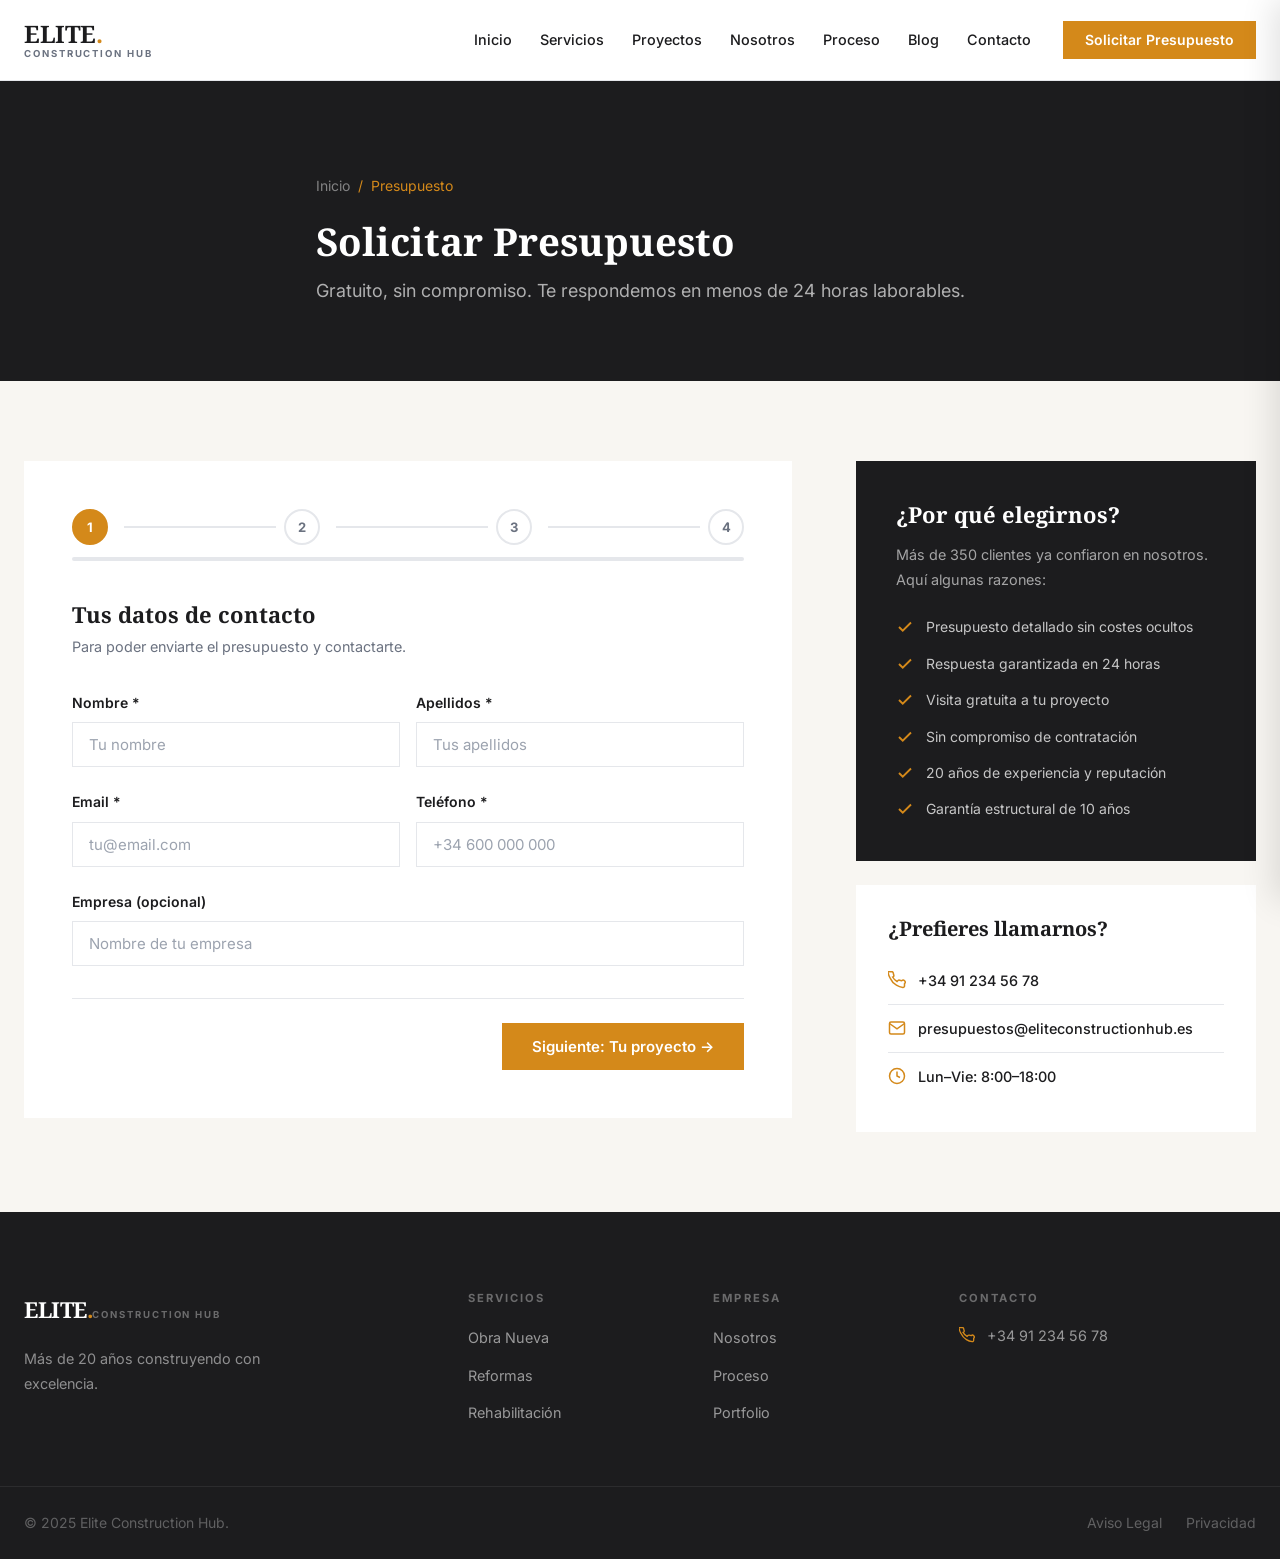
<file: presupuesto.html>
<!DOCTYPE html>
<html lang="es">
<head>
  <meta charset="UTF-8">
  <link rel="preconnect" href="https://fonts.googleapis.com">
  <link rel="preconnect" href="https://fonts.gstatic.com" crossorigin>
  <link href="https://fonts.googleapis.com/css2?family=Inter:wght@400;500;600&family=Noto+Serif:wght@700&display=swap" rel="stylesheet">
  <meta name="viewport" content="width=device-width, initial-scale=1.0">
  <title>Solicitar Presupuesto — Elite Construction Hub</title>
  <meta name="description" content="Solicita tu presupuesto gratuito sin compromiso. Rellena el formulario y te respondemos en menos de 24 horas.">
  <link rel="stylesheet" href="css/styles.css">
  <link rel="stylesheet" href="css/header-footer.css">
  <link rel="stylesheet" href="css/pages.css">
</head>
<body>

  <header class="site-header">
    <div class="container">
      <div class="header-inner">
        <a href="index.html" class="logo"><span class="logo-main">ELITE<span>.</span></span><span class="logo-sub">Construction Hub</span></a>
        <nav class="main-nav">
          <ul class="nav-links">
            <li><a href="index.html">Inicio</a></li><li><a href="servicios.html">Servicios</a></li>
            <li><a href="proyectos.html">Proyectos</a></li><li><a href="nosotros.html">Nosotros</a></li>
            <li><a href="proceso.html">Proceso</a></li><li><a href="blog.html">Blog</a></li>
            <li><a href="contacto.html">Contacto</a></li>
          </ul>
          <a href="presupuesto.html" class="btn btn-primary btn-sm">Solicitar Presupuesto</a>
        </nav>
        <button class="hamburger" aria-label="Abrir menú"><span></span><span></span><span></span></button>
      </div>
    </div>
  </header>

  <nav class="mobile-nav">
    <a href="index.html">Inicio</a><a href="servicios.html">Servicios</a><a href="proyectos.html">Proyectos</a>
    <a href="nosotros.html">Nosotros</a><a href="proceso.html">Proceso</a><a href="blog.html">Blog</a>
    <a href="contacto.html">Contacto</a><a href="faq.html">FAQ</a>
    <a href="presupuesto.html" class="btn btn-primary">Solicitar Presupuesto</a>
  </nav>

  <main>
    <div class="hero-small">
      <div class="container">
        <nav class="breadcrumb"><a href="index.html">Inicio</a><span class="breadcrumb-sep">/</span><span>Presupuesto</span></nav>
        <h1>Solicitar Presupuesto</h1>
        <p>Gratuito, sin compromiso. Te respondemos en menos de 24 horas laborables.</p>
      </div>
    </div>

    <section class="section presupuesto-section">
      <div class="container">
        <div class="presupuesto-grid">

          <!-- FORM -->
          <div>
            <!-- Success Message -->
            <div class="form-success-msg" style="display:none; margin-bottom:24px;">
              <svg width="24" height="24" fill="none" stroke="currentColor" stroke-width="2.5" viewBox="0 0 24 24"><polyline points="20 6 9 17 4 12"/></svg>
              <div><strong>¡Solicitud enviada!</strong> Nos pondremos en contacto contigo en menos de 24 horas.</div>
            </div>

            <div class="form-wrapper">
              <!-- Progress -->
              <div class="progress-header">
                <div class="progress-steps">
                  <div class="progress-step-item active">
                    <div class="progress-dot">1</div>
                    <div class="progress-line"></div>
                  </div>
                  <div class="progress-step-item">
                    <div class="progress-dot">2</div>
                    <div class="progress-line"></div>
                  </div>
                  <div class="progress-step-item">
                    <div class="progress-dot">3</div>
                    <div class="progress-line"></div>
                  </div>
                  <div class="progress-step-item">
                    <div class="progress-dot">4</div>
                  </div>
                </div>
                <div class="progress-bar-wrap">
                  <div class="progress-bar-fill" style="width:0%"></div>
                </div>
              </div>

              <form class="multistep-form" novalidate>

                <!-- STEP 1: Datos personales -->
                <div class="form-step active">
                  <h3 class="step-title">Tus datos de contacto</h3>
                  <p class="step-desc">Para poder enviarte el presupuesto y contactarte.</p>

                  <div class="form-row">
                    <div class="form-group">
                      <label for="nombre">Nombre *</label>
                      <input type="text" id="nombre" name="nombre" placeholder="Tu nombre" required>
                      <span class="form-error">Por favor, introduce tu nombre.</span>
                    </div>
                    <div class="form-group">
                      <label for="apellidos">Apellidos *</label>
                      <input type="text" id="apellidos" name="apellidos" placeholder="Tus apellidos" required>
                      <span class="form-error">Por favor, introduce tus apellidos.</span>
                    </div>
                  </div>
                  <div class="form-row">
                    <div class="form-group">
                      <label for="email">Email *</label>
                      <input type="email" id="email" name="email" placeholder="tu@email.com" required>
                      <span class="form-error">Introduce un email válido.</span>
                    </div>
                    <div class="form-group">
                      <label for="telefono">Teléfono *</label>
                      <input type="tel" id="telefono" name="telefono" placeholder="+34 600 000 000" required>
                      <span class="form-error">Por favor, introduce tu teléfono.</span>
                    </div>
                  </div>
                  <div class="form-group">
                    <label for="empresa">Empresa (opcional)</label>
                    <input type="text" id="empresa" name="empresa" placeholder="Nombre de tu empresa">
                  </div>
                  <div class="form-nav">
                    <span></span>
                    <button type="button" class="btn btn-primary" data-next>Siguiente: Tu proyecto &rarr;</button>
                  </div>
                </div>

                <!-- STEP 2: Tipo de proyecto -->
                <div class="form-step">
                  <h3 class="step-title">Tu proyecto</h3>
                  <p class="step-desc">Cuéntanos qué tipo de proyecto necesitas.</p>

                  <div class="form-group">
                    <label for="tipo-servicio">Tipo de servicio *</label>
                    <select id="tipo-servicio" name="tipo-servicio" required>
                      <option value="">-- Selecciona un servicio --</option>
                      <option value="obra-nueva">Obra Nueva Residencial</option>
                      <option value="comercial">Construcción Comercial</option>
                      <option value="reforma">Reforma Integral</option>
                      <option value="rehabilitacion">Rehabilitación de Edificio</option>
                      <option value="interiorismo">Interiorismo y Diseño</option>
                      <option value="gestion">Gestión de Proyectos</option>
                      <option value="otro">Otro</option>
                    </select>
                    <span class="form-error">Por favor, selecciona un tipo de servicio.</span>
                  </div>
                  <div class="form-group">
                    <label for="ubicacion">Ubicación del proyecto *</label>
                    <input type="text" id="ubicacion" name="ubicacion" placeholder="Ciudad, provincia..." required>
                    <span class="form-error">Indica la ubicación del proyecto.</span>
                  </div>
                  <div class="form-row">
                    <div class="form-group">
                      <label for="superficie">Superficie aproximada (m²)</label>
                      <input type="number" id="superficie" name="superficie" placeholder="Ej: 120">
                    </div>
                    <div class="form-group">
                      <label for="plantas">Número de plantas</label>
                      <select id="plantas" name="plantas">
                        <option value="">-- Selecciona --</option>
                        <option>1 planta</option>
                        <option>2 plantas</option>
                        <option>3 plantas</option>
                        <option>Más de 3 plantas</option>
                      </select>
                    </div>
                  </div>
                  <div class="form-nav">
                    <button type="button" class="btn btn-outline" data-prev>&larr; Anterior</button>
                    <button type="button" class="btn btn-primary" data-next>Siguiente: Detalles &rarr;</button>
                  </div>
                </div>

                <!-- STEP 3: Detalles -->
                <div class="form-step">
                  <h3 class="step-title">Detalles del proyecto</h3>
                  <p class="step-desc">Más información nos permite preparar un presupuesto más preciso.</p>

                  <div class="form-group">
                    <label for="presupuesto-aprox">Presupuesto orientativo</label>
                    <select id="presupuesto-aprox" name="presupuesto-aprox">
                      <option value="">-- Selecciona un rango --</option>
                      <option>Menos de 30.000€</option>
                      <option>30.000€ – 75.000€</option>
                      <option>75.000€ – 150.000€</option>
                      <option>150.000€ – 300.000€</option>
                      <option>Más de 300.000€</option>
                    </select>
                  </div>
                  <div class="form-group">
                    <label for="plazo">Plazo deseado de inicio</label>
                    <select id="plazo" name="plazo">
                      <option value="">-- ¿Cuándo quieres empezar? --</option>
                      <option>Lo antes posible</option>
                      <option>En 1-3 meses</option>
                      <option>En 3-6 meses</option>
                      <option>Más adelante (explorando opciones)</option>
                    </select>
                  </div>
                  <div class="form-group">
                    <label for="descripcion">Descripción del proyecto *</label>
                    <textarea id="descripcion" name="descripcion" placeholder="Cuéntanos brevemente qué tienes en mente. Cuanta más información, mejor presupuesto podemos preparar." required style="min-height:120px"></textarea>
                    <span class="form-error">Por favor, describe tu proyecto.</span>
                  </div>
                  <div class="form-nav">
                    <button type="button" class="btn btn-outline" data-prev>&larr; Anterior</button>
                    <button type="button" class="btn btn-primary" data-next>Siguiente: Confirmar &rarr;</button>
                  </div>
                </div>

                <!-- STEP 4: Confirmar -->
                <div class="form-step">
                  <h3 class="step-title">¡Casi listo!</h3>
                  <p class="step-desc">Revisa tus datos y envía la solicitud. Te respondemos en menos de 24 horas laborables.</p>

                  <div class="form-group">
                    <label for="como-conociste">¿Cómo nos conociste?</label>
                    <select id="como-conociste" name="como-conociste">
                      <option value="">-- Selecciona --</option>
                      <option>Google / Buscador</option>
                      <option>Recomendación de un conocido</option>
                      <option>Redes sociales</option>
                      <option>Publicidad online</option>
                      <option>Ya soy cliente</option>
                      <option>Otro</option>
                    </select>
                  </div>
                  <div class="form-group">
                    <label style="display:flex; align-items:flex-start; gap:10px; font-weight:400; cursor:pointer;">
                      <input type="checkbox" required style="width:auto; margin-top:3px; accent-color:var(--color-accent)">
                      <span>He leído y acepto la <a href="#" style="color:var(--color-accent)">Política de Privacidad</a> y el tratamiento de mis datos para el envío del presupuesto solicitado. *</span>
                    </label>
                    <span class="form-error">Debes aceptar la política de privacidad.</span>
                  </div>

                  <div style="background:rgba(212,137,26,0.06); border:1px solid rgba(212,137,26,0.2); border-radius:var(--radius); padding:20px; margin-bottom:24px;">
                    <p style="font-size:0.875rem; color:var(--color-dark); font-weight:500; margin-bottom:8px;">
                      <svg width="16" height="16" fill="none" stroke="var(--color-accent)" stroke-width="2" viewBox="0 0 24 24" style="display:inline; vertical-align:middle; margin-right:6px"><circle cx="12" cy="12" r="10"/><line x1="12" y1="8" x2="12" y2="12"/><line x1="12" y1="16" x2="12.01" y2="16"/></svg>
                      ¿Qué pasa después?
                    </p>
                    <p style="font-size:0.875rem; color:var(--color-gray)">Un consultor de Elite Construction te llamará en las próximas 24 horas para concretar los detalles y organizar una visita gratuita al proyecto si es necesario.</p>
                  </div>

                  <div class="form-nav">
                    <button type="button" class="btn btn-outline" data-prev>&larr; Anterior</button>
                    <button type="submit" class="btn btn-primary btn-lg">
                      <svg width="18" height="18" fill="none" stroke="currentColor" stroke-width="2" viewBox="0 0 24 24"><line x1="22" y1="2" x2="11" y2="13"/><polygon points="22 2 15 22 11 13 2 9 22 2"/></svg>
                      Enviar solicitud
                    </button>
                  </div>
                </div>

              </form>
            </div>
          </div>

          <!-- SIDEBAR -->
          <aside class="presupuesto-sidebar">
            <div class="sidebar-info-card fade-in">
              <h3>¿Por qué elegirnos?</h3>
              <p>Más de 350 clientes ya confiaron en nosotros. Aquí algunas razones:</p>
              <div class="sidebar-benefits">
                <div class="sidebar-benefit">
                  <svg width="18" height="18" fill="none" stroke="currentColor" stroke-width="2.5" viewBox="0 0 24 24"><polyline points="20 6 9 17 4 12"/></svg>
                  Presupuesto detallado sin costes ocultos
                </div>
                <div class="sidebar-benefit">
                  <svg width="18" height="18" fill="none" stroke="currentColor" stroke-width="2.5" viewBox="0 0 24 24"><polyline points="20 6 9 17 4 12"/></svg>
                  Respuesta garantizada en 24 horas
                </div>
                <div class="sidebar-benefit">
                  <svg width="18" height="18" fill="none" stroke="currentColor" stroke-width="2.5" viewBox="0 0 24 24"><polyline points="20 6 9 17 4 12"/></svg>
                  Visita gratuita a tu proyecto
                </div>
                <div class="sidebar-benefit">
                  <svg width="18" height="18" fill="none" stroke="currentColor" stroke-width="2.5" viewBox="0 0 24 24"><polyline points="20 6 9 17 4 12"/></svg>
                  Sin compromiso de contratación
                </div>
                <div class="sidebar-benefit">
                  <svg width="18" height="18" fill="none" stroke="currentColor" stroke-width="2.5" viewBox="0 0 24 24"><polyline points="20 6 9 17 4 12"/></svg>
                  20 años de experiencia y reputación
                </div>
                <div class="sidebar-benefit">
                  <svg width="18" height="18" fill="none" stroke="currentColor" stroke-width="2.5" viewBox="0 0 24 24"><polyline points="20 6 9 17 4 12"/></svg>
                  Garantía estructural de 10 años
                </div>
              </div>
            </div>

            <div class="contact-quick-card fade-in fade-in-delay-1">
              <h4>¿Prefieres llamarnos?</h4>
              <div class="quick-contact-item">
                <svg width="18" height="18" fill="none" stroke="currentColor" stroke-width="2" viewBox="0 0 24 24" color="var(--color-accent)"><path d="M22 16.92v3a2 2 0 01-2.18 2 19.79 19.79 0 01-8.63-3.07A19.5 19.5 0 013.07 9.81a19.79 19.79 0 01-3.07-8.67A2 2 0 012 .84h3a2 2 0 012 1.72 12.84 12.84 0 00.7 2.81 2 2 0 01-.45 2.11L6.09 8a16 16 0 006 6l1.27-1.27a2 2 0 012.11-.45 12.84 12.84 0 002.81.7A2 2 0 0122 16.92z"/></svg>
                <span>+34 91 234 56 78</span>
              </div>
              <div class="quick-contact-item">
                <svg width="18" height="18" fill="none" stroke="currentColor" stroke-width="2" viewBox="0 0 24 24" color="var(--color-accent)"><path d="M4 4h16c1.1 0 2 .9 2 2v12c0 1.1-.9 2-2 2H4c-1.1 0-2-.9-2-2V6c0-1.1.9-2 2-2z"/><polyline points="22,6 12,13 2,6"/></svg>
                <span>presupuestos@eliteconstructionhub.es</span>
              </div>
              <div class="quick-contact-item">
                <svg width="18" height="18" fill="none" stroke="currentColor" stroke-width="2" viewBox="0 0 24 24" color="var(--color-accent)"><circle cx="12" cy="12" r="10"/><polyline points="12 6 12 12 16 14"/></svg>
                <span>Lun–Vie: 8:00–18:00</span>
              </div>
            </div>
          </aside>

        </div>
      </div>
    </section>
  </main>

  <footer class="site-footer">
    <div class="footer-main"><div class="container"><div class="footer-grid">
      <div class="footer-brand"><a href="index.html" class="footer-logo"><span class="logo-main">ELITE<span>.</span></span><span class="logo-sub">Construction Hub</span></a><p>Más de 20 años construyendo con excelencia.</p></div>
      <div class="footer-col"><h4>Servicios</h4><ul class="footer-links"><li><a href="servicios.html">Obra Nueva</a></li><li><a href="servicios.html">Reformas</a></li><li><a href="servicios.html">Rehabilitación</a></li></ul></div>
      <div class="footer-col"><h4>Empresa</h4><ul class="footer-links"><li><a href="nosotros.html">Nosotros</a></li><li><a href="proceso.html">Proceso</a></li><li><a href="proyectos.html">Portfolio</a></li></ul></div>
      <div class="footer-col"><h4>Contacto</h4><div class="footer-contact-info"><div class="contact-item"><svg width="16" height="16" fill="none" stroke="currentColor" stroke-width="2" viewBox="0 0 24 24"><path d="M22 16.92v3a2 2 0 01-2.18 2 19.79 19.79 0 01-8.63-3.07A19.5 19.5 0 013.07 9.81a19.79 19.79 0 01-3.07-8.67A2 2 0 012 .84h3a2 2 0 012 1.72 12.84 12.84 0 00.7 2.81 2 2 0 01-.45 2.11L6.09 8a16 16 0 006 6l1.27-1.27a2 2 0 012.11-.45 12.84 12.84 0 002.81.7A2 2 0 0122 16.92z"/></svg><span>+34 91 234 56 78</span></div></div></div>
    </div></div></div>
    <div class="footer-bottom"><div class="container"><div class="footer-bottom-inner"><p>&copy; 2025 Elite Construction Hub.</p><div class="footer-bottom-links"><a href="#">Aviso Legal</a><a href="#">Privacidad</a></div></div></div></div>
  </footer>
  <script src="js/main.js"></script>
</body>
</html>
</file>
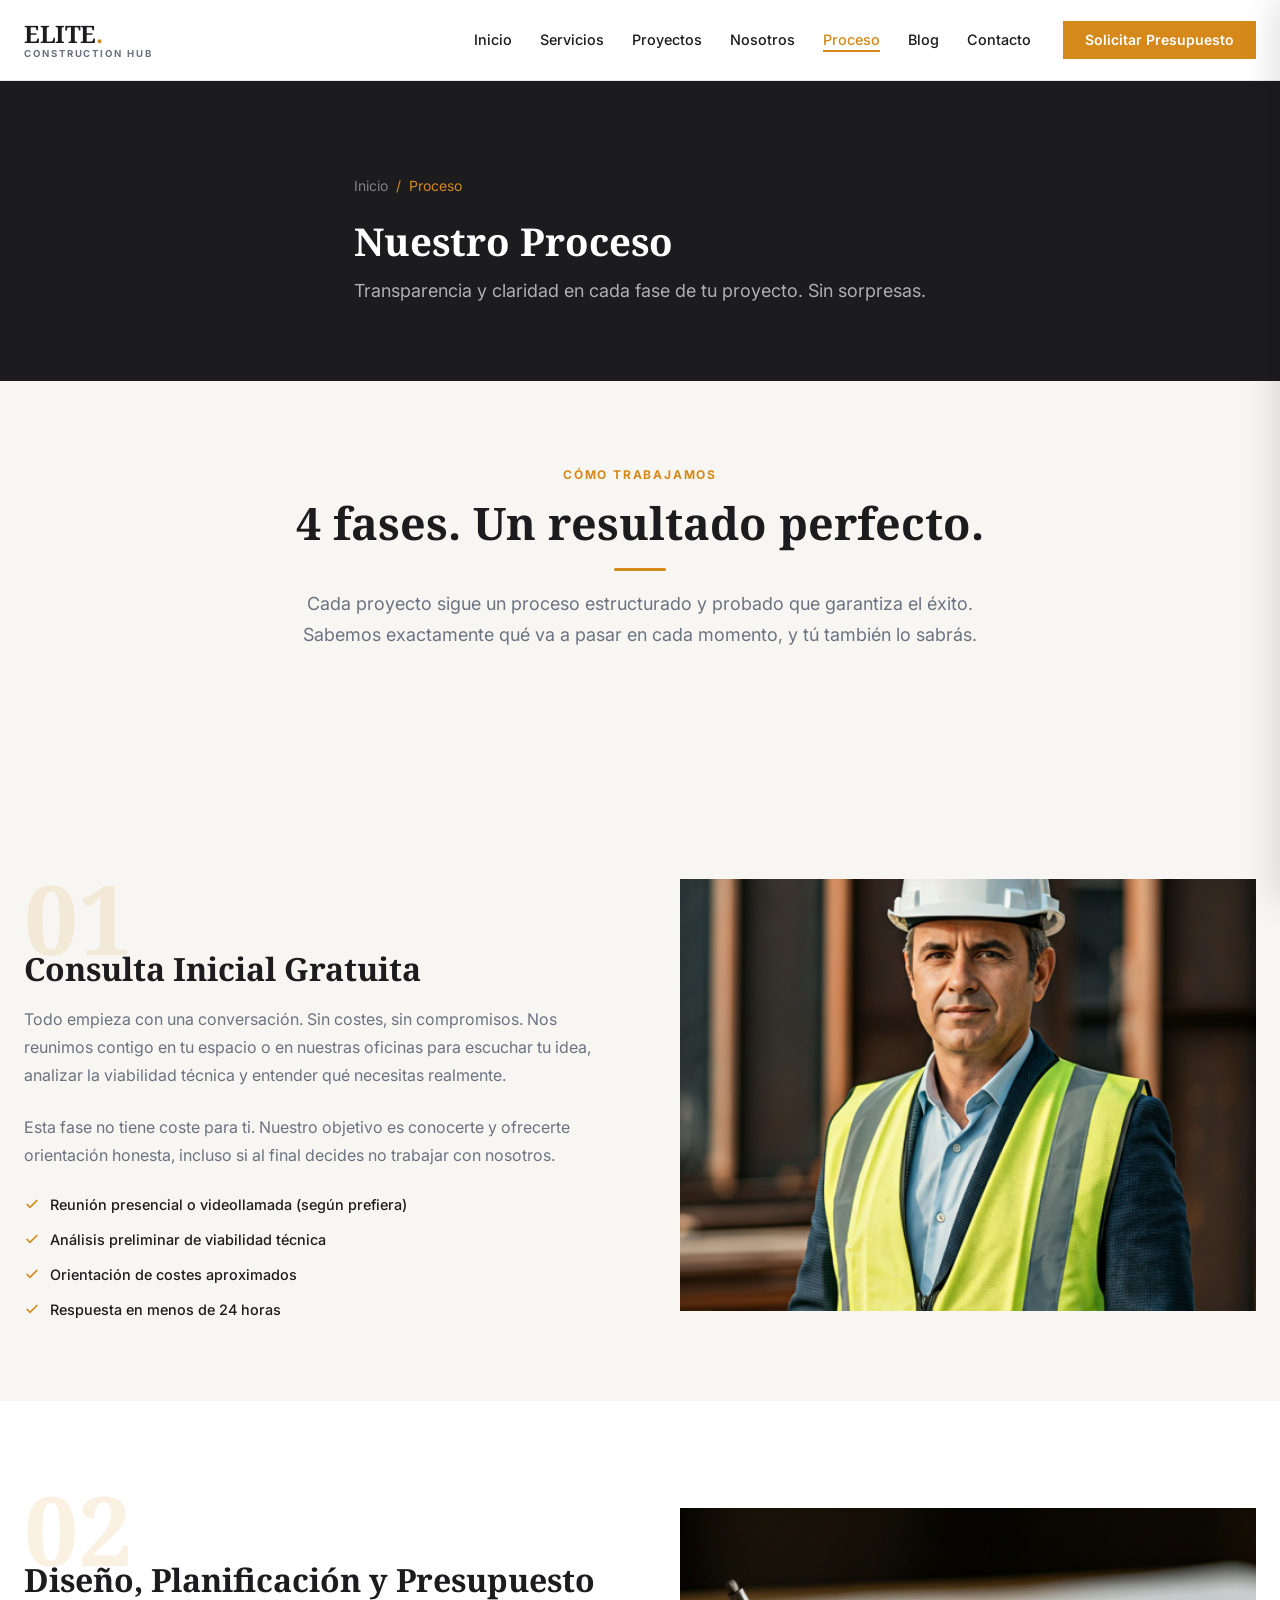
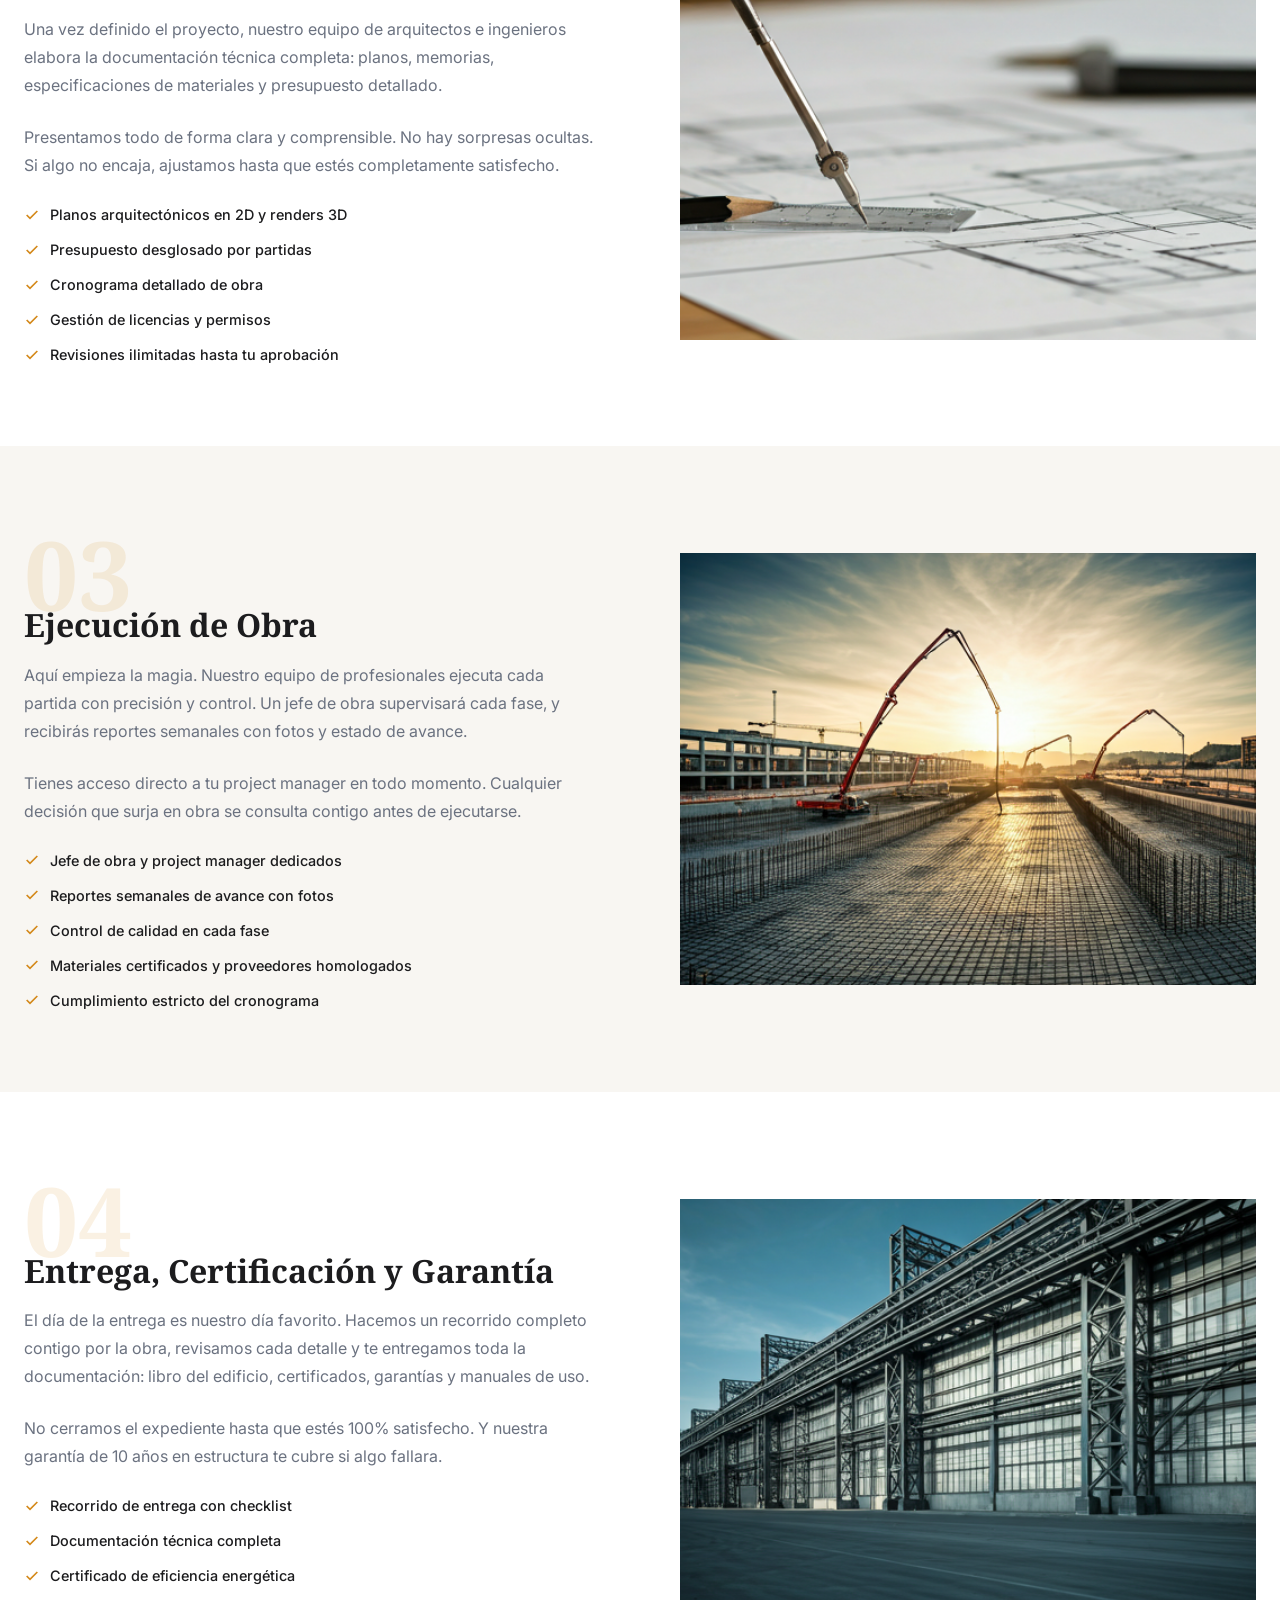
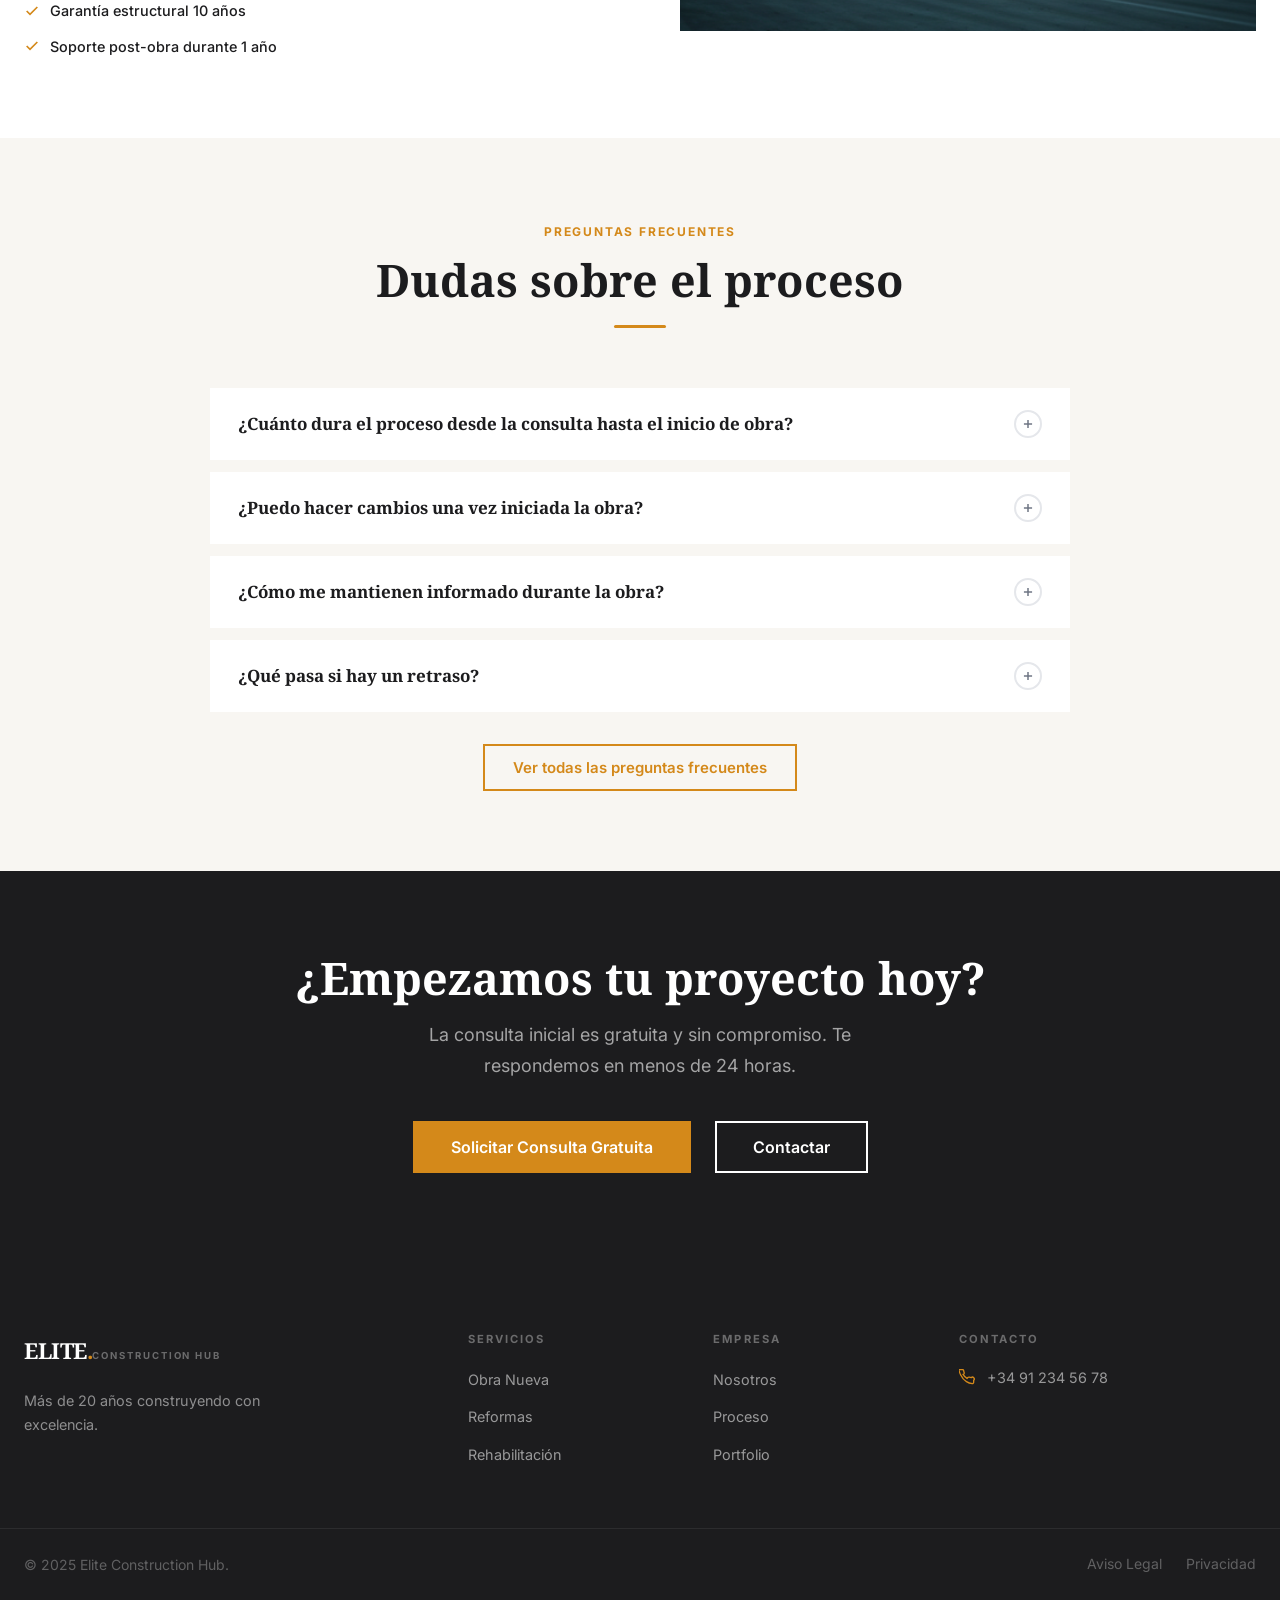
<file: proceso.html>
<!DOCTYPE html>
<html lang="es">
<head>
  <meta charset="UTF-8">
  <link rel="preconnect" href="https://fonts.googleapis.com">
  <link rel="preconnect" href="https://fonts.gstatic.com" crossorigin>
  <link href="https://fonts.googleapis.com/css2?family=Inter:wght@400;500;600&family=Noto+Serif:wght@700&display=swap" rel="stylesheet">
  <meta name="viewport" content="width=device-width, initial-scale=1.0">
  <title>Nuestro Proceso — Elite Construction Hub</title>
  <meta name="description" content="Descubre cómo trabajamos. Un proceso claro y transparente en 4 fases: consulta, diseño, ejecución y entrega.">
  <link rel="stylesheet" href="css/styles.css">
  <link rel="stylesheet" href="css/header-footer.css">
  <link rel="stylesheet" href="css/pages.css">
</head>
<body>

  <header class="site-header">
    <div class="container">
      <div class="header-inner">
        <a href="index.html" class="logo"><span class="logo-main">ELITE<span>.</span></span><span class="logo-sub">Construction Hub</span></a>
        <nav class="main-nav">
          <ul class="nav-links">
            <li><a href="index.html">Inicio</a></li><li><a href="servicios.html">Servicios</a></li>
            <li><a href="proyectos.html">Proyectos</a></li><li><a href="nosotros.html">Nosotros</a></li>
            <li><a href="proceso.html" class="active">Proceso</a></li><li><a href="blog.html">Blog</a></li>
            <li><a href="contacto.html">Contacto</a></li>
          </ul>
          <a href="presupuesto.html" class="btn btn-primary btn-sm">Solicitar Presupuesto</a>
        </nav>
        <button class="hamburger" aria-label="Abrir menú"><span></span><span></span><span></span></button>
      </div>
    </div>
  </header>

  <nav class="mobile-nav">
    <a href="index.html">Inicio</a><a href="servicios.html">Servicios</a><a href="proyectos.html">Proyectos</a>
    <a href="nosotros.html">Nosotros</a><a href="proceso.html">Proceso</a><a href="blog.html">Blog</a>
    <a href="contacto.html">Contacto</a><a href="faq.html">FAQ</a>
    <a href="presupuesto.html" class="btn btn-primary">Solicitar Presupuesto</a>
  </nav>

  <main>
    <div class="hero-small">
      <div class="container">
        <nav class="breadcrumb"><a href="index.html">Inicio</a><span class="breadcrumb-sep">/</span><span>Proceso</span></nav>
        <h1>Nuestro Proceso</h1>
        <p>Transparencia y claridad en cada fase de tu proyecto. Sin sorpresas.</p>
      </div>
    </div>

    <!-- Intro -->
    <section class="section" style="background:var(--color-bg-main)">
      <div class="container">
        <div class="section-header fade-in">
          <span class="section-tag">Cómo trabajamos</span>
          <h2>4 fases. Un resultado perfecto.</h2>
          <div class="divider"></div>
          <p>Cada proyecto sigue un proceso estructurado y probado que garantiza el éxito. Sabemos exactamente qué va a pasar en cada momento, y tú también lo sabrás.</p>
        </div>
      </div>
    </section>

    <!-- PASO 1 -->
    <div class="paso-section">
      <div class="container">
        <div class="paso-grid">
          <div class="paso-content fade-in">
            <div class="paso-number">01</div>
            <h2>Consulta Inicial Gratuita</h2>
            <p>Todo empieza con una conversación. Sin costes, sin compromisos. Nos reunimos contigo en tu espacio o en nuestras oficinas para escuchar tu idea, analizar la viabilidad técnica y entender qué necesitas realmente.</p>
            <p>Esta fase no tiene coste para ti. Nuestro objetivo es conocerte y ofrecerte orientación honesta, incluso si al final decides no trabajar con nosotros.</p>
            <ul class="paso-features">
              <li class="paso-feature"><svg width="16" height="16" fill="none" stroke="currentColor" stroke-width="2.5" viewBox="0 0 24 24"><polyline points="20 6 9 17 4 12"/></svg>Reunión presencial o videollamada (según prefiera)</li>
              <li class="paso-feature"><svg width="16" height="16" fill="none" stroke="currentColor" stroke-width="2.5" viewBox="0 0 24 24"><polyline points="20 6 9 17 4 12"/></svg>Análisis preliminar de viabilidad técnica</li>
              <li class="paso-feature"><svg width="16" height="16" fill="none" stroke="currentColor" stroke-width="2.5" viewBox="0 0 24 24"><polyline points="20 6 9 17 4 12"/></svg>Orientación de costes aproximados</li>
              <li class="paso-feature"><svg width="16" height="16" fill="none" stroke="currentColor" stroke-width="2.5" viewBox="0 0 24 24"><polyline points="20 6 9 17 4 12"/></svg>Respuesta en menos de 24 horas</li>
            </ul>
          </div>
          <div class="paso-img fade-in fade-in-delay-1">
            <img src="images/original/ingeniero-jefe.jpg" alt="Consulta inicial con cliente" onerror="this.style.display='none'">
          </div>
        </div>
      </div>
    </div>

    <!-- PASO 2 -->
    <div class="paso-section">
      <div class="container">
        <div class="paso-grid">
          <div class="paso-img fade-in">
            <img src="images/original/planos-ingenieria.jpg" alt="Diseño y planificación del proyecto" onerror="this.style.display='none'">
          </div>
          <div class="paso-content fade-in fade-in-delay-1">
            <div class="paso-number">02</div>
            <h2>Diseño, Planificación y Presupuesto</h2>
            <p>Una vez definido el proyecto, nuestro equipo de arquitectos e ingenieros elabora la documentación técnica completa: planos, memorias, especificaciones de materiales y presupuesto detallado.</p>
            <p>Presentamos todo de forma clara y comprensible. No hay sorpresas ocultas. Si algo no encaja, ajustamos hasta que estés completamente satisfecho.</p>
            <ul class="paso-features">
              <li class="paso-feature"><svg width="16" height="16" fill="none" stroke="currentColor" stroke-width="2.5" viewBox="0 0 24 24"><polyline points="20 6 9 17 4 12"/></svg>Planos arquitectónicos en 2D y renders 3D</li>
              <li class="paso-feature"><svg width="16" height="16" fill="none" stroke="currentColor" stroke-width="2.5" viewBox="0 0 24 24"><polyline points="20 6 9 17 4 12"/></svg>Presupuesto desglosado por partidas</li>
              <li class="paso-feature"><svg width="16" height="16" fill="none" stroke="currentColor" stroke-width="2.5" viewBox="0 0 24 24"><polyline points="20 6 9 17 4 12"/></svg>Cronograma detallado de obra</li>
              <li class="paso-feature"><svg width="16" height="16" fill="none" stroke="currentColor" stroke-width="2.5" viewBox="0 0 24 24"><polyline points="20 6 9 17 4 12"/></svg>Gestión de licencias y permisos</li>
              <li class="paso-feature"><svg width="16" height="16" fill="none" stroke="currentColor" stroke-width="2.5" viewBox="0 0 24 24"><polyline points="20 6 9 17 4 12"/></svg>Revisiones ilimitadas hasta tu aprobación</li>
            </ul>
          </div>
        </div>
      </div>
    </div>

    <!-- PASO 3 -->
    <div class="paso-section">
      <div class="container">
        <div class="paso-grid">
          <div class="paso-content fade-in">
            <div class="paso-number">03</div>
            <h2>Ejecución de Obra</h2>
            <p>Aquí empieza la magia. Nuestro equipo de profesionales ejecuta cada partida con precisión y control. Un jefe de obra supervisará cada fase, y recibirás reportes semanales con fotos y estado de avance.</p>
            <p>Tienes acceso directo a tu project manager en todo momento. Cualquier decisión que surja en obra se consulta contigo antes de ejecutarse.</p>
            <ul class="paso-features">
              <li class="paso-feature"><svg width="16" height="16" fill="none" stroke="currentColor" stroke-width="2.5" viewBox="0 0 24 24"><polyline points="20 6 9 17 4 12"/></svg>Jefe de obra y project manager dedicados</li>
              <li class="paso-feature"><svg width="16" height="16" fill="none" stroke="currentColor" stroke-width="2.5" viewBox="0 0 24 24"><polyline points="20 6 9 17 4 12"/></svg>Reportes semanales de avance con fotos</li>
              <li class="paso-feature"><svg width="16" height="16" fill="none" stroke="currentColor" stroke-width="2.5" viewBox="0 0 24 24"><polyline points="20 6 9 17 4 12"/></svg>Control de calidad en cada fase</li>
              <li class="paso-feature"><svg width="16" height="16" fill="none" stroke="currentColor" stroke-width="2.5" viewBox="0 0 24 24"><polyline points="20 6 9 17 4 12"/></svg>Materiales certificados y proveedores homologados</li>
              <li class="paso-feature"><svg width="16" height="16" fill="none" stroke="currentColor" stroke-width="2.5" viewBox="0 0 24 24"><polyline points="20 6 9 17 4 12"/></svg>Cumplimiento estricto del cronograma</li>
            </ul>
          </div>
          <div class="paso-img fade-in fade-in-delay-1">
            <img src="images/original/construccion-hormigon.jpg" alt="Ejecución de obra con equipo profesional" onerror="this.style.display='none'">
          </div>
        </div>
      </div>
    </div>

    <!-- PASO 4 -->
    <div class="paso-section">
      <div class="container">
        <div class="paso-grid">
          <div class="paso-img fade-in">
            <img src="images/original/similar-1.jpg" alt="Entrega de obra terminada" onerror="this.style.display='none'">
          </div>
          <div class="paso-content fade-in fade-in-delay-1">
            <div class="paso-number">04</div>
            <h2>Entrega, Certificación y Garantía</h2>
            <p>El día de la entrega es nuestro día favorito. Hacemos un recorrido completo contigo por la obra, revisamos cada detalle y te entregamos toda la documentación: libro del edificio, certificados, garantías y manuales de uso.</p>
            <p>No cerramos el expediente hasta que estés 100% satisfecho. Y nuestra garantía de 10 años en estructura te cubre si algo fallara.</p>
            <ul class="paso-features">
              <li class="paso-feature"><svg width="16" height="16" fill="none" stroke="currentColor" stroke-width="2.5" viewBox="0 0 24 24"><polyline points="20 6 9 17 4 12"/></svg>Recorrido de entrega con checklist</li>
              <li class="paso-feature"><svg width="16" height="16" fill="none" stroke="currentColor" stroke-width="2.5" viewBox="0 0 24 24"><polyline points="20 6 9 17 4 12"/></svg>Documentación técnica completa</li>
              <li class="paso-feature"><svg width="16" height="16" fill="none" stroke="currentColor" stroke-width="2.5" viewBox="0 0 24 24"><polyline points="20 6 9 17 4 12"/></svg>Certificado de eficiencia energética</li>
              <li class="paso-feature"><svg width="16" height="16" fill="none" stroke="currentColor" stroke-width="2.5" viewBox="0 0 24 24"><polyline points="20 6 9 17 4 12"/></svg>Garantía estructural 10 años</li>
              <li class="paso-feature"><svg width="16" height="16" fill="none" stroke="currentColor" stroke-width="2.5" viewBox="0 0 24 24"><polyline points="20 6 9 17 4 12"/></svg>Soporte post-obra durante 1 año</li>
            </ul>
          </div>
        </div>
      </div>
    </div>

    <!-- FAQ del proceso -->
    <section class="section" style="background:var(--color-bg-main)">
      <div class="container">
        <div class="section-header fade-in">
          <span class="section-tag">Preguntas frecuentes</span>
          <h2>Dudas sobre el proceso</h2>
          <div class="divider"></div>
        </div>
        <div class="faq-list">
          <div class="faq-item">
            <button class="faq-question">¿Cuánto dura el proceso desde la consulta hasta el inicio de obra?<span class="faq-icon"><svg width="14" height="14" fill="none" stroke="currentColor" stroke-width="2.5" viewBox="0 0 24 24"><line x1="12" y1="5" x2="12" y2="19"/><line x1="5" y1="12" x2="19" y2="12"/></svg></span></button>
            <div class="faq-answer"><div class="faq-answer-inner">Depende de la complejidad del proyecto. Para reformas integrales, el proceso de diseño y aprobación suele tomar 4-8 semanas. Para obras nuevas, incluyendo licencias, entre 3 y 6 meses. En la consulta inicial te damos un calendario orientativo específico para tu caso.</div></div>
          </div>
          <div class="faq-item">
            <button class="faq-question">¿Puedo hacer cambios una vez iniciada la obra?<span class="faq-icon"><svg width="14" height="14" fill="none" stroke="currentColor" stroke-width="2.5" viewBox="0 0 24 24"><line x1="12" y1="5" x2="12" y2="19"/><line x1="5" y1="12" x2="19" y2="12"/></svg></span></button>
            <div class="faq-answer"><div class="faq-answer-inner">Sí, aunque siempre recomendamos minimizarlos para evitar retrasos y costes adicionales. Si surge algún cambio necesario, lo gestionamos con transparencia: te presentamos el impacto en plazo y presupuesto antes de proceder, y solo avanzamos con tu aprobación.</div></div>
          </div>
          <div class="faq-item">
            <button class="faq-question">¿Cómo me mantienen informado durante la obra?<span class="faq-icon"><svg width="14" height="14" fill="none" stroke="currentColor" stroke-width="2.5" viewBox="0 0 24 24"><line x1="12" y1="5" x2="12" y2="19"/><line x1="5" y1="12" x2="19" y2="12"/></svg></span></button>
            <div class="faq-answer"><div class="faq-answer-inner">Cada semana recibirás un informe de avance con fotografías, porcentaje de ejecución por partidas y novedades relevantes. Además, tienes línea directa con tu project manager para cualquier pregunta. También podemos darte acceso a cámara en obra en tiempo real si lo deseas.</div></div>
          </div>
          <div class="faq-item">
            <button class="faq-question">¿Qué pasa si hay un retraso?<span class="faq-icon"><svg width="14" height="14" fill="none" stroke="currentColor" stroke-width="2.5" viewBox="0 0 24 24"><line x1="12" y1="5" x2="12" y2="19"/><line x1="5" y1="12" x2="19" y2="12"/></svg></span></button>
            <div class="faq-answer"><div class="faq-answer-inner">Si el retraso es imputable a nuestra organización, aplicamos la penalización acordada en contrato. Si es por causas externas (meteorología extrema, huelgas, demoras en materiales), te informamos de inmediato y actualizamos el cronograma. La transparencia siempre viene primero.</div></div>
          </div>
        </div>
        <div style="text-align:center; margin-top:32px;"><a href="faq.html" class="btn btn-outline">Ver todas las preguntas frecuentes</a></div>
      </div>
    </section>

    <!-- CTA -->
    <section class="section" style="background:var(--color-dark); text-align:center;">
      <div class="container">
        <h2 style="color:white; margin-bottom:16px;">¿Empezamos tu proyecto hoy?</h2>
        <p style="color:rgba(255,255,255,0.6); font-size:1.125rem; max-width:520px; margin:0 auto 40px;">La consulta inicial es gratuita y sin compromiso. Te respondemos en menos de 24 horas.</p>
        <div class="btn-group"><a href="presupuesto.html" class="btn btn-primary btn-lg">Solicitar Consulta Gratuita</a><a href="contacto.html" class="btn btn-outline-white btn-lg">Contactar</a></div>
      </div>
    </section>
  </main>

  <footer class="site-footer">
    <div class="footer-main"><div class="container"><div class="footer-grid">
      <div class="footer-brand"><a href="index.html" class="footer-logo"><span class="logo-main">ELITE<span>.</span></span><span class="logo-sub">Construction Hub</span></a><p>Más de 20 años construyendo con excelencia.</p></div>
      <div class="footer-col"><h4>Servicios</h4><ul class="footer-links"><li><a href="servicios.html">Obra Nueva</a></li><li><a href="servicios.html">Reformas</a></li><li><a href="servicios.html">Rehabilitación</a></li></ul></div>
      <div class="footer-col"><h4>Empresa</h4><ul class="footer-links"><li><a href="nosotros.html">Nosotros</a></li><li><a href="proceso.html">Proceso</a></li><li><a href="proyectos.html">Portfolio</a></li></ul></div>
      <div class="footer-col"><h4>Contacto</h4><div class="footer-contact-info"><div class="contact-item"><svg width="16" height="16" fill="none" stroke="currentColor" stroke-width="2" viewBox="0 0 24 24"><path d="M22 16.92v3a2 2 0 01-2.18 2 19.79 19.79 0 01-8.63-3.07A19.5 19.5 0 013.07 9.81a19.79 19.79 0 01-3.07-8.67A2 2 0 012 .84h3a2 2 0 012 1.72 12.84 12.84 0 00.7 2.81 2 2 0 01-.45 2.11L6.09 8a16 16 0 006 6l1.27-1.27a2 2 0 012.11-.45 12.84 12.84 0 002.81.7A2 2 0 0122 16.92z"/></svg><span>+34 91 234 56 78</span></div></div></div>
    </div></div></div>
    <div class="footer-bottom"><div class="container"><div class="footer-bottom-inner"><p>&copy; 2025 Elite Construction Hub.</p><div class="footer-bottom-links"><a href="#">Aviso Legal</a><a href="#">Privacidad</a></div></div></div></div>
  </footer>
  <script src="js/main.js"></script>
</body>
</html>
</file>
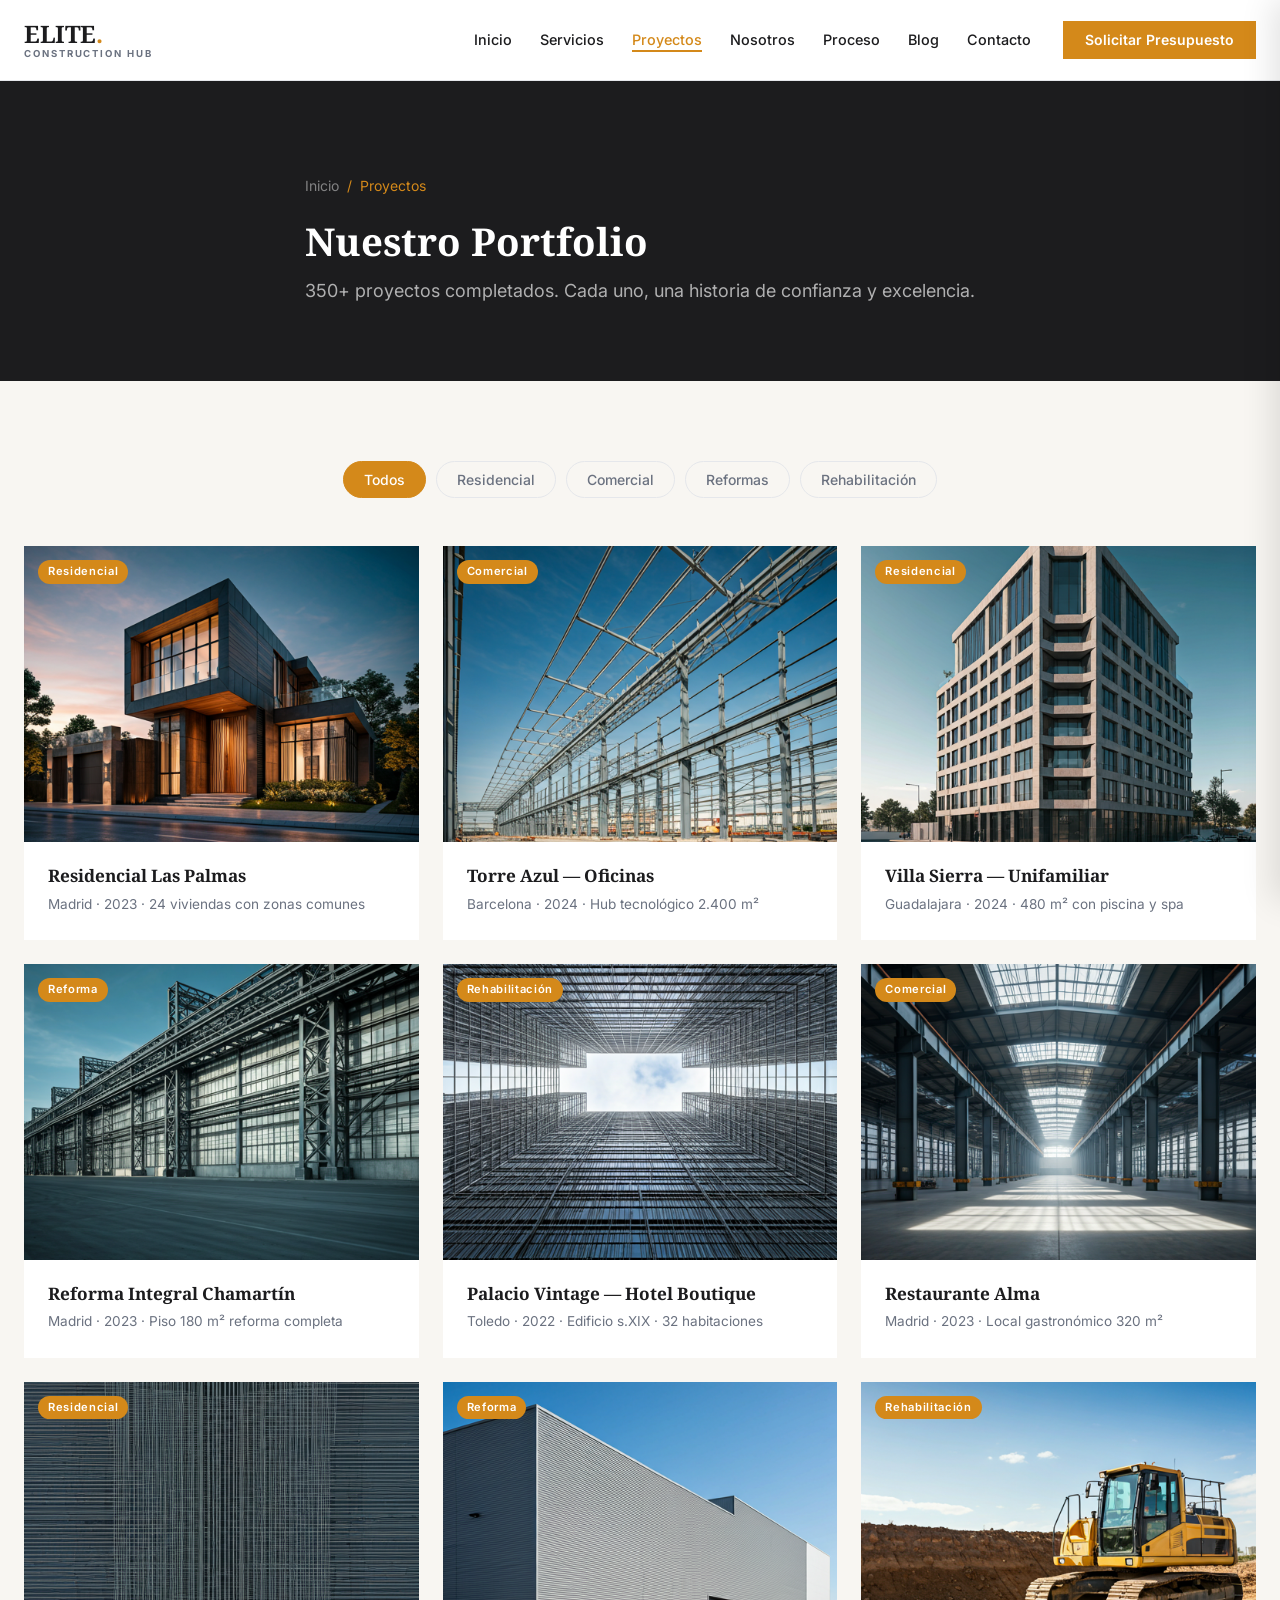
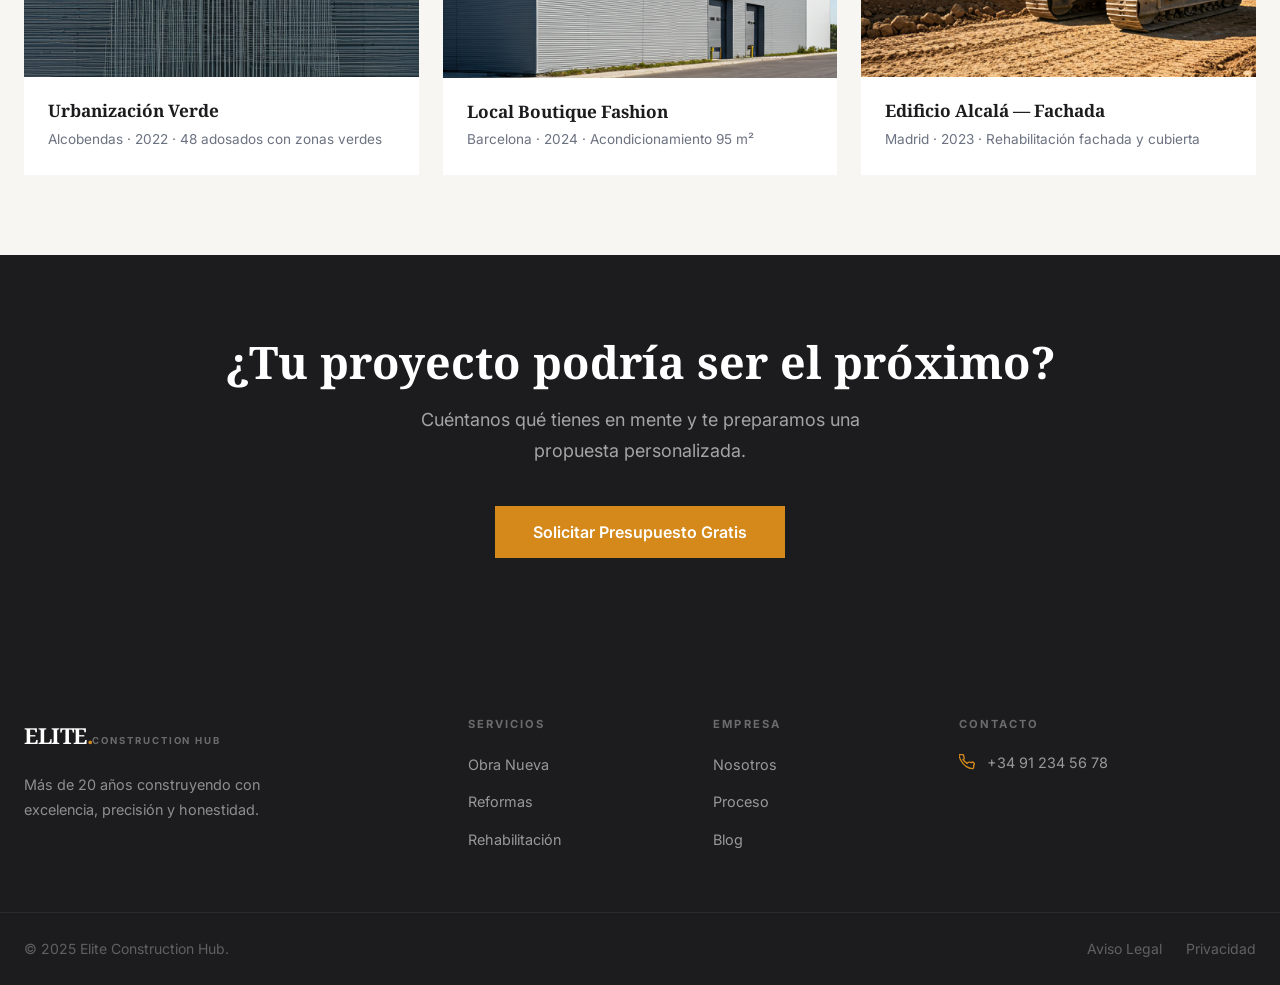
<file: proyectos.html>
<!DOCTYPE html>
<html lang="es">
<head>
  <meta charset="UTF-8">
  <link rel="preconnect" href="https://fonts.googleapis.com">
  <link rel="preconnect" href="https://fonts.gstatic.com" crossorigin>
  <link href="https://fonts.googleapis.com/css2?family=Inter:wght@400;500;600&family=Noto+Serif:wght@700&display=swap" rel="stylesheet">
  <meta name="viewport" content="width=device-width, initial-scale=1.0">
  <title>Proyectos — Elite Construction Hub</title>
  <meta name="description" content="Portfolio de proyectos de Elite Construction Hub. Obra nueva residencial, comercial, reformas y rehabilitación.">
  <link rel="stylesheet" href="css/styles.css">
  <link rel="stylesheet" href="css/header-footer.css">
  <link rel="stylesheet" href="css/pages.css">
</head>
<body>

  <header class="site-header">
    <div class="container">
      <div class="header-inner">
        <a href="index.html" class="logo">
          <span class="logo-main">ELITE<span>.</span></span>
          <span class="logo-sub">Construction Hub</span>
        </a>
        <nav class="main-nav">
          <ul class="nav-links">
            <li><a href="index.html">Inicio</a></li>
            <li><a href="servicios.html">Servicios</a></li>
            <li><a href="proyectos.html" class="active">Proyectos</a></li>
            <li><a href="nosotros.html">Nosotros</a></li>
            <li><a href="proceso.html">Proceso</a></li>
            <li><a href="blog.html">Blog</a></li>
            <li><a href="contacto.html">Contacto</a></li>
          </ul>
          <a href="presupuesto.html" class="btn btn-primary btn-sm">Solicitar Presupuesto</a>
        </nav>
        <button class="hamburger" aria-label="Abrir menú"><span></span><span></span><span></span></button>
      </div>
    </div>
  </header>

  <nav class="mobile-nav">
    <a href="index.html">Inicio</a><a href="servicios.html">Servicios</a><a href="proyectos.html">Proyectos</a>
    <a href="nosotros.html">Nosotros</a><a href="proceso.html">Proceso</a><a href="blog.html">Blog</a>
    <a href="contacto.html">Contacto</a><a href="faq.html">FAQ</a>
    <a href="presupuesto.html" class="btn btn-primary">Solicitar Presupuesto</a>
  </nav>

  <main>
    <div class="hero-small">
      <div class="container">
        <nav class="breadcrumb"><a href="index.html">Inicio</a><span class="breadcrumb-sep">/</span><span>Proyectos</span></nav>
        <h1>Nuestro Portfolio</h1>
        <p>350+ proyectos completados. Cada uno, una historia de confianza y excelencia.</p>
      </div>
    </div>

    <section class="section" style="background:var(--color-bg-main)">
      <div class="container">
        <div class="portfolio-filters fade-in">
          <button class="filter-btn active" data-filter="all">Todos</button>
          <button class="filter-btn" data-filter="residencial">Residencial</button>
          <button class="filter-btn" data-filter="comercial">Comercial</button>
          <button class="filter-btn" data-filter="reforma">Reformas</button>
          <button class="filter-btn" data-filter="rehabilitacion">Rehabilitación</button>
        </div>

        <div class="portfolio-grid">

          <div class="portfolio-item fade-in" data-category="residencial">
            <div class="portfolio-img">
              <img src="images/original/proyecto-residencial-alpha.jpg" alt="Residencial Las Palmas" onerror="this.style.display='none'">
              <span class="portfolio-cat">Residencial</span>
              <div class="portfolio-overlay">
                <span style="color:white; font-family:var(--font-serif); font-size:1.1rem; font-weight:700;">Residencial Las Palmas</span>
                <a href="#" class="btn btn-outline-white btn-sm">Ver detalles</a>
              </div>
            </div>
            <div class="portfolio-info">
              <h3>Residencial Las Palmas</h3>
              <p>Madrid · 2023 · 24 viviendas con zonas comunes</p>
            </div>
          </div>

          <div class="portfolio-item fade-in fade-in-delay-1" data-category="comercial">
            <div class="portfolio-img">
              <img src="images/original/industrial-setup.jpg" alt="Torre Azul Oficinas" onerror="this.style.display='none'">
              <span class="portfolio-cat">Comercial</span>
              <div class="portfolio-overlay">
                <span style="color:white; font-family:var(--font-serif); font-size:1.1rem; font-weight:700;">Torre Azul Oficinas</span>
                <a href="#" class="btn btn-outline-white btn-sm">Ver detalles</a>
              </div>
            </div>
            <div class="portfolio-info">
              <h3>Torre Azul — Oficinas</h3>
              <p>Barcelona · 2024 · Hub tecnológico 2.400 m²</p>
            </div>
          </div>

          <div class="portfolio-item fade-in fade-in-delay-2" data-category="residencial">
            <div class="portfolio-img">
              <img src="images/original/hero-architecture.jpg" alt="Villa Sierra" onerror="this.style.display='none'">
              <span class="portfolio-cat">Residencial</span>
              <div class="portfolio-overlay">
                <span style="color:white; font-family:var(--font-serif); font-size:1.1rem; font-weight:700;">Villa Sierra</span>
                <a href="#" class="btn btn-outline-white btn-sm">Ver detalles</a>
              </div>
            </div>
            <div class="portfolio-info">
              <h3>Villa Sierra — Unifamiliar</h3>
              <p>Guadalajara · 2024 · 480 m² con piscina y spa</p>
            </div>
          </div>

          <div class="portfolio-item fade-in" data-category="reforma">
            <div class="portfolio-img">
              <img src="images/original/similar-1.jpg" alt="Reforma Chamartín" onerror="this.style.display='none'">
              <span class="portfolio-cat">Reforma</span>
              <div class="portfolio-overlay">
                <span style="color:white; font-family:var(--font-serif); font-size:1.1rem; font-weight:700;">Reforma Chamartín</span>
                <a href="#" class="btn btn-outline-white btn-sm">Ver detalles</a>
              </div>
            </div>
            <div class="portfolio-info">
              <h3>Reforma Integral Chamartín</h3>
              <p>Madrid · 2023 · Piso 180 m² reforma completa</p>
            </div>
          </div>

          <div class="portfolio-item fade-in fade-in-delay-1" data-category="rehabilitacion">
            <div class="portfolio-img">
              <img src="images/original/similar-2.jpg" alt="Palacio Vintage" onerror="this.style.display='none'">
              <span class="portfolio-cat">Rehabilitación</span>
              <div class="portfolio-overlay">
                <span style="color:white; font-family:var(--font-serif); font-size:1.1rem; font-weight:700;">Palacio Vintage</span>
                <a href="#" class="btn btn-outline-white btn-sm">Ver detalles</a>
              </div>
            </div>
            <div class="portfolio-info">
              <h3>Palacio Vintage — Hotel Boutique</h3>
              <p>Toledo · 2022 · Edificio s.XIX · 32 habitaciones</p>
            </div>
          </div>

          <div class="portfolio-item fade-in fade-in-delay-2" data-category="comercial">
            <div class="portfolio-img">
              <img src="images/original/gallery-1.jpg" alt="Restaurante Alma" onerror="this.style.display='none'">
              <span class="portfolio-cat">Comercial</span>
              <div class="portfolio-overlay">
                <span style="color:white; font-family:var(--font-serif); font-size:1.1rem; font-weight:700;">Restaurante Alma</span>
                <a href="#" class="btn btn-outline-white btn-sm">Ver detalles</a>
              </div>
            </div>
            <div class="portfolio-info">
              <h3>Restaurante Alma</h3>
              <p>Madrid · 2023 · Local gastronómico 320 m²</p>
            </div>
          </div>

          <div class="portfolio-item fade-in" data-category="residencial">
            <div class="portfolio-img">
              <img src="images/original/gallery-2.jpg" alt="Urbanización Verde" onerror="this.style.display='none'">
              <span class="portfolio-cat">Residencial</span>
              <div class="portfolio-overlay">
                <span style="color:white; font-family:var(--font-serif); font-size:1.1rem; font-weight:700;">Urbanización Verde</span>
                <a href="#" class="btn btn-outline-white btn-sm">Ver detalles</a>
              </div>
            </div>
            <div class="portfolio-info">
              <h3>Urbanización Verde</h3>
              <p>Alcobendas · 2022 · 48 adosados con zonas verdes</p>
            </div>
          </div>

          <div class="portfolio-item fade-in fade-in-delay-1" data-category="reforma">
            <div class="portfolio-img">
              <img src="images/original/gallery-3.jpg" alt="Local Boutique" onerror="this.style.display='none'">
              <span class="portfolio-cat">Reforma</span>
              <div class="portfolio-overlay">
                <span style="color:white; font-family:var(--font-serif); font-size:1.1rem; font-weight:700;">Local Boutique</span>
                <a href="#" class="btn btn-outline-white btn-sm">Ver detalles</a>
              </div>
            </div>
            <div class="portfolio-info">
              <h3>Local Boutique Fashion</h3>
              <p>Barcelona · 2024 · Acondicionamiento 95 m²</p>
            </div>
          </div>

          <div class="portfolio-item fade-in fade-in-delay-2" data-category="rehabilitacion">
            <div class="portfolio-img">
              <img src="images/original/gallery-4.jpg" alt="Edificio Alcalá" onerror="this.style.display='none'">
              <span class="portfolio-cat">Rehabilitación</span>
              <div class="portfolio-overlay">
                <span style="color:white; font-family:var(--font-serif); font-size:1.1rem; font-weight:700;">Edificio Alcalá</span>
                <a href="#" class="btn btn-outline-white btn-sm">Ver detalles</a>
              </div>
            </div>
            <div class="portfolio-info">
              <h3>Edificio Alcalá — Fachada</h3>
              <p>Madrid · 2023 · Rehabilitación fachada y cubierta</p>
            </div>
          </div>

        </div>
      </div>
    </section>

    <!-- CTA -->
    <section class="section" style="background:var(--color-dark); text-align:center;">
      <div class="container">
        <h2 style="color:white; margin-bottom:16px;">¿Tu proyecto podría ser el próximo?</h2>
        <p style="color:rgba(255,255,255,0.6); font-size:1.125rem; max-width:520px; margin:0 auto 40px;">Cuéntanos qué tienes en mente y te preparamos una propuesta personalizada.</p>
        <a href="presupuesto.html" class="btn btn-primary btn-lg">Solicitar Presupuesto Gratis</a>
      </div>
    </section>
  </main>

  <footer class="site-footer">
    <div class="footer-main"><div class="container"><div class="footer-grid">
      <div class="footer-brand">
        <a href="index.html" class="footer-logo"><span class="logo-main">ELITE<span>.</span></span><span class="logo-sub">Construction Hub</span></a>
        <p>Más de 20 años construyendo con excelencia, precisión y honestidad.</p>
      </div>
      <div class="footer-col"><h4>Servicios</h4><ul class="footer-links"><li><a href="servicios.html">Obra Nueva</a></li><li><a href="servicios.html">Reformas</a></li><li><a href="servicios.html">Rehabilitación</a></li></ul></div>
      <div class="footer-col"><h4>Empresa</h4><ul class="footer-links"><li><a href="nosotros.html">Nosotros</a></li><li><a href="proceso.html">Proceso</a></li><li><a href="blog.html">Blog</a></li></ul></div>
      <div class="footer-col"><h4>Contacto</h4><div class="footer-contact-info"><div class="contact-item"><svg width="16" height="16" fill="none" stroke="currentColor" stroke-width="2" viewBox="0 0 24 24"><path d="M22 16.92v3a2 2 0 01-2.18 2 19.79 19.79 0 01-8.63-3.07A19.5 19.5 0 013.07 9.81a19.79 19.79 0 01-3.07-8.67A2 2 0 012 .84h3a2 2 0 012 1.72 12.84 12.84 0 00.7 2.81 2 2 0 01-.45 2.11L6.09 8a16 16 0 006 6l1.27-1.27a2 2 0 012.11-.45 12.84 12.84 0 002.81.7A2 2 0 0122 16.92z"/></svg><span>+34 91 234 56 78</span></div></div></div>
    </div></div></div>
    <div class="footer-bottom"><div class="container"><div class="footer-bottom-inner"><p>&copy; 2025 Elite Construction Hub.</p><div class="footer-bottom-links"><a href="#">Aviso Legal</a><a href="#">Privacidad</a></div></div></div></div>
  </footer>

  <script src="js/main.js"></script>
</body>
</html>
</file>
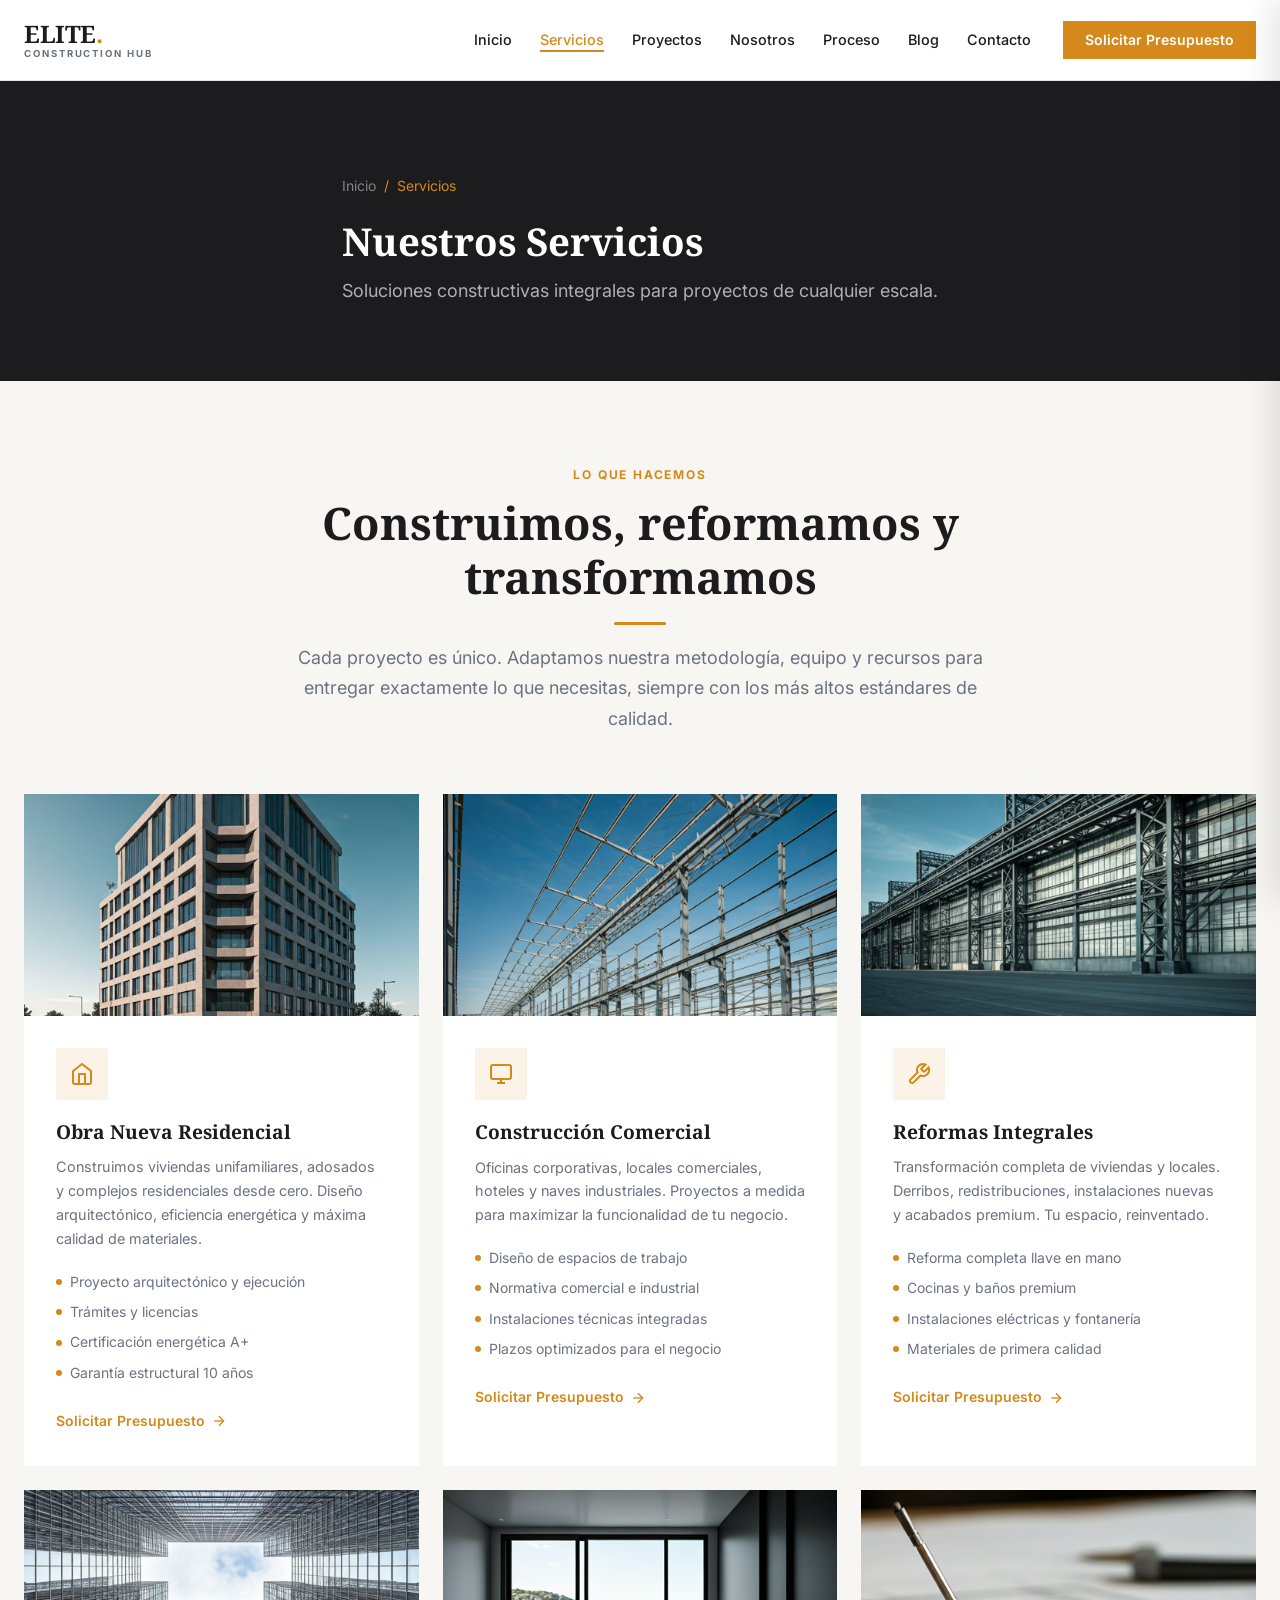
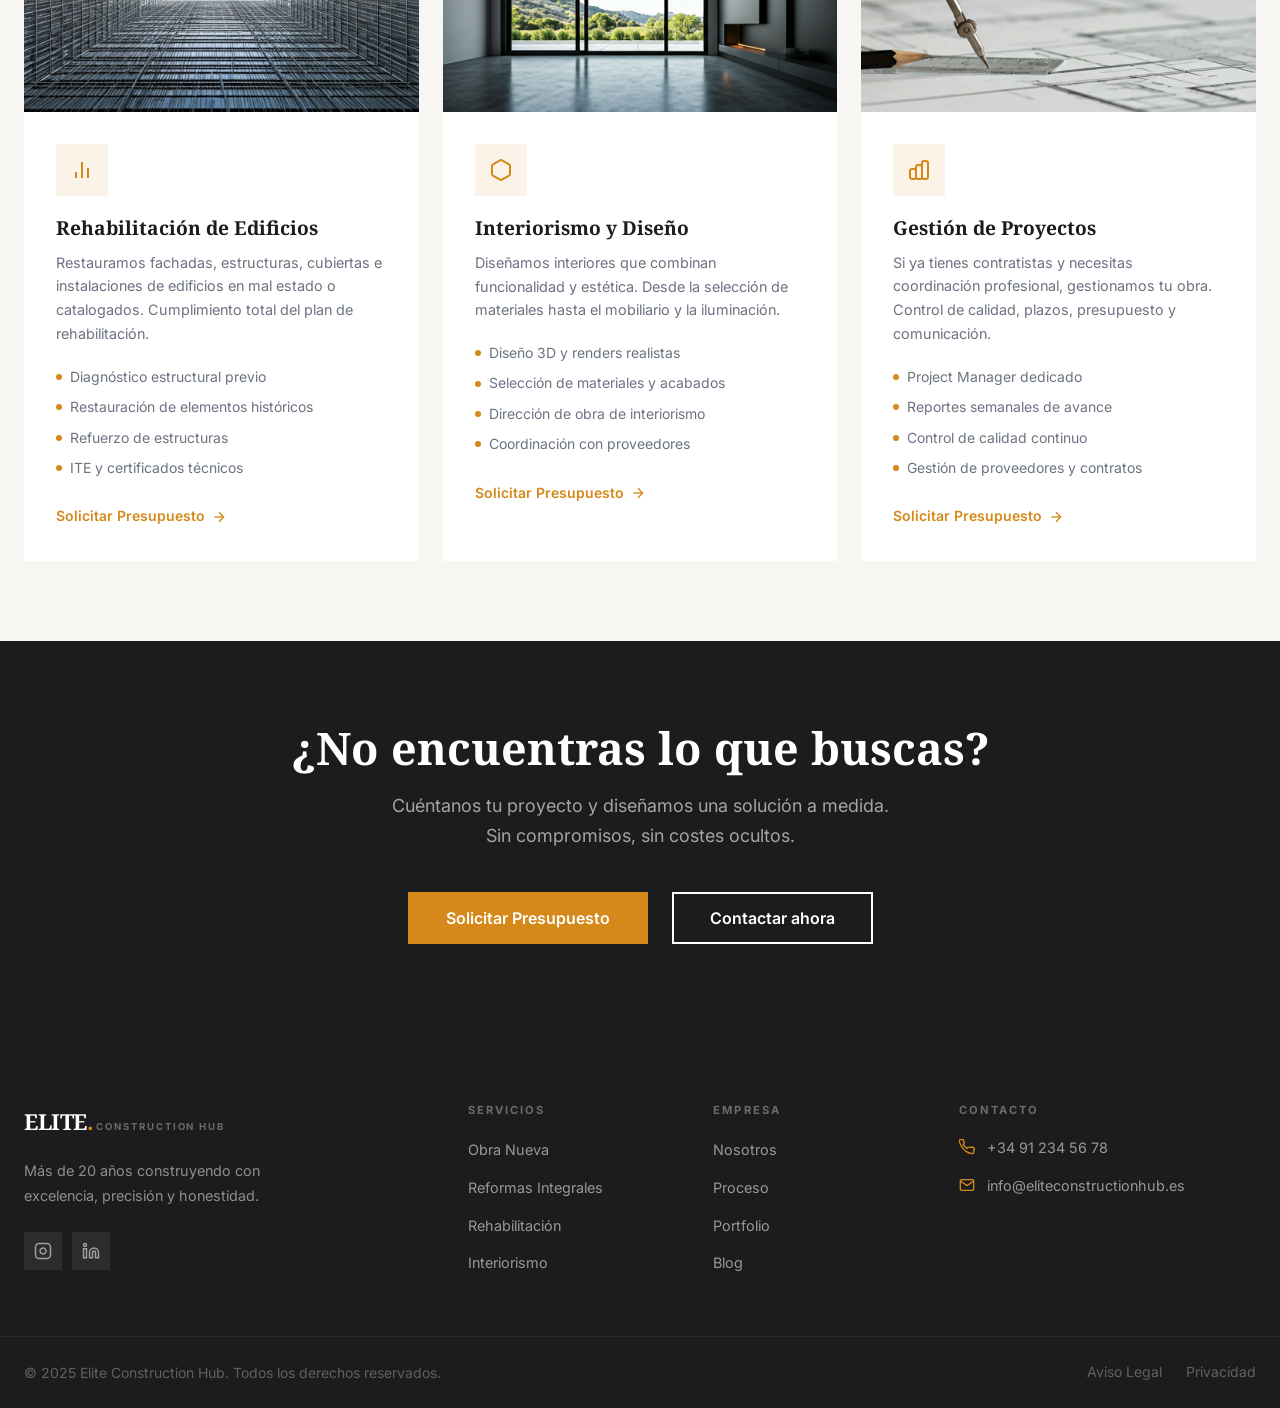
<file: servicios.html>
<!DOCTYPE html>
<html lang="es">
<head>
  <meta charset="UTF-8">
  <link rel="preconnect" href="https://fonts.googleapis.com">
  <link rel="preconnect" href="https://fonts.gstatic.com" crossorigin>
  <link href="https://fonts.googleapis.com/css2?family=Inter:wght@400;500;600&family=Noto+Serif:wght@700&display=swap" rel="stylesheet">
  <meta name="viewport" content="width=device-width, initial-scale=1.0">
  <title>Servicios — Elite Construction Hub</title>
  <meta name="description" content="Obra nueva, reformas integrales, rehabilitación de edificios, interiorismo y gestión de proyectos. Soluciones constructivas completas.">
  <link rel="stylesheet" href="css/styles.css">
  <link rel="stylesheet" href="css/header-footer.css">
  <link rel="stylesheet" href="css/pages.css">
</head>
<body>

  <header class="site-header">
    <div class="container">
      <div class="header-inner">
        <a href="index.html" class="logo">
          <span class="logo-main">ELITE<span>.</span></span>
          <span class="logo-sub">Construction Hub</span>
        </a>
        <nav class="main-nav">
          <ul class="nav-links">
            <li><a href="index.html">Inicio</a></li>
            <li><a href="servicios.html" class="active">Servicios</a></li>
            <li><a href="proyectos.html">Proyectos</a></li>
            <li><a href="nosotros.html">Nosotros</a></li>
            <li><a href="proceso.html">Proceso</a></li>
            <li><a href="blog.html">Blog</a></li>
            <li><a href="contacto.html">Contacto</a></li>
          </ul>
          <a href="presupuesto.html" class="btn btn-primary btn-sm">Solicitar Presupuesto</a>
        </nav>
        <button class="hamburger" aria-label="Abrir menú"><span></span><span></span><span></span></button>
      </div>
    </div>
  </header>

  <nav class="mobile-nav">
    <a href="index.html">Inicio</a>
    <a href="servicios.html">Servicios</a>
    <a href="proyectos.html">Proyectos</a>
    <a href="nosotros.html">Nosotros</a>
    <a href="proceso.html">Proceso</a>
    <a href="blog.html">Blog</a>
    <a href="contacto.html">Contacto</a>
    <a href="faq.html">FAQ</a>
    <a href="presupuesto.html" class="btn btn-primary">Solicitar Presupuesto</a>
  </nav>

  <main>
    <!-- Hero -->
    <div class="hero-small">
      <div class="container">
        <nav class="breadcrumb">
          <a href="index.html">Inicio</a>
          <span class="breadcrumb-sep">/</span>
          <span>Servicios</span>
        </nav>
        <h1>Nuestros Servicios</h1>
        <p>Soluciones constructivas integrales para proyectos de cualquier escala.</p>
      </div>
    </div>

    <!-- Intro -->
    <section class="section" style="background:var(--color-bg-main)">
      <div class="container">
        <div class="section-header fade-in">
          <span class="section-tag">Lo que hacemos</span>
          <h2>Construimos, reformamos y transformamos</h2>
          <div class="divider"></div>
          <p>Cada proyecto es único. Adaptamos nuestra metodología, equipo y recursos para entregar exactamente lo que necesitas, siempre con los más altos estándares de calidad.</p>
        </div>
        <div class="servicios-grid">

          <div class="servicio-card fade-in">
            <div class="servicio-img">
              <img src="images/original/hero-architecture.jpg" alt="Obra nueva residencial" onerror="this.style.display='none'">
            </div>
            <div class="servicio-body">
              <div class="servicio-icon-wrap">
                <svg width="24" height="24" fill="none" stroke="currentColor" stroke-width="2" viewBox="0 0 24 24"><path d="M3 9l9-7 9 7v11a2 2 0 01-2 2H5a2 2 0 01-2-2z"/><polyline points="9 22 9 12 15 12 15 22"/></svg>
              </div>
              <h3>Obra Nueva Residencial</h3>
              <p>Construimos viviendas unifamiliares, adosados y complejos residenciales desde cero. Diseño arquitectónico, eficiencia energética y máxima calidad de materiales.</p>
              <ul class="servicio-features">
                <li>Proyecto arquitectónico y ejecución</li>
                <li>Trámites y licencias</li>
                <li>Certificación energética A+</li>
                <li>Garantía estructural 10 años</li>
              </ul>
              <a href="presupuesto.html" class="service-link">
                Solicitar Presupuesto
                <svg width="16" height="16" fill="none" stroke="currentColor" stroke-width="2" viewBox="0 0 24 24"><line x1="5" y1="12" x2="19" y2="12"/><polyline points="12 5 19 12 12 19"/></svg>
              </a>
            </div>
          </div>

          <div class="servicio-card fade-in fade-in-delay-1">
            <div class="servicio-img">
              <img src="images/original/industrial-setup.jpg" alt="Construcción comercial" onerror="this.style.display='none'">
            </div>
            <div class="servicio-body">
              <div class="servicio-icon-wrap">
                <svg width="24" height="24" fill="none" stroke="currentColor" stroke-width="2" viewBox="0 0 24 24"><rect x="2" y="3" width="20" height="14" rx="2"/><path d="M8 21h8m-4-4v4"/></svg>
              </div>
              <h3>Construcción Comercial</h3>
              <p>Oficinas corporativas, locales comerciales, hoteles y naves industriales. Proyectos a medida para maximizar la funcionalidad de tu negocio.</p>
              <ul class="servicio-features">
                <li>Diseño de espacios de trabajo</li>
                <li>Normativa comercial e industrial</li>
                <li>Instalaciones técnicas integradas</li>
                <li>Plazos optimizados para el negocio</li>
              </ul>
              <a href="presupuesto.html" class="service-link">
                Solicitar Presupuesto
                <svg width="16" height="16" fill="none" stroke="currentColor" stroke-width="2" viewBox="0 0 24 24"><line x1="5" y1="12" x2="19" y2="12"/><polyline points="12 5 19 12 12 19"/></svg>
              </a>
            </div>
          </div>

          <div class="servicio-card fade-in fade-in-delay-2">
            <div class="servicio-img">
              <img src="images/original/similar-1.jpg" alt="Reformas integrales" onerror="this.style.display='none'">
            </div>
            <div class="servicio-body">
              <div class="servicio-icon-wrap">
                <svg width="24" height="24" fill="none" stroke="currentColor" stroke-width="2" viewBox="0 0 24 24"><path d="M14.7 6.3a1 1 0 000 1.4l1.6 1.6a1 1 0 001.4 0l3.77-3.77a6 6 0 01-7.94 7.94l-6.91 6.91a2.12 2.12 0 01-3-3l6.91-6.91a6 6 0 017.94-7.94l-3.76 3.76z"/></svg>
              </div>
              <h3>Reformas Integrales</h3>
              <p>Transformación completa de viviendas y locales. Derribos, redistribuciones, instalaciones nuevas y acabados premium. Tu espacio, reinventado.</p>
              <ul class="servicio-features">
                <li>Reforma completa llave en mano</li>
                <li>Cocinas y baños premium</li>
                <li>Instalaciones eléctricas y fontanería</li>
                <li>Materiales de primera calidad</li>
              </ul>
              <a href="presupuesto.html" class="service-link">
                Solicitar Presupuesto
                <svg width="16" height="16" fill="none" stroke="currentColor" stroke-width="2" viewBox="0 0 24 24"><line x1="5" y1="12" x2="19" y2="12"/><polyline points="12 5 19 12 12 19"/></svg>
              </a>
            </div>
          </div>

          <div class="servicio-card fade-in">
            <div class="servicio-img">
              <img src="images/original/similar-2.jpg" alt="Rehabilitación de edificios" onerror="this.style.display='none'">
            </div>
            <div class="servicio-body">
              <div class="servicio-icon-wrap">
                <svg width="24" height="24" fill="none" stroke="currentColor" stroke-width="2" viewBox="0 0 24 24"><path d="M18 20V10M12 20V4M6 20v-6"/></svg>
              </div>
              <h3>Rehabilitación de Edificios</h3>
              <p>Restauramos fachadas, estructuras, cubiertas e instalaciones de edificios en mal estado o catalogados. Cumplimiento total del plan de rehabilitación.</p>
              <ul class="servicio-features">
                <li>Diagnóstico estructural previo</li>
                <li>Restauración de elementos históricos</li>
                <li>Refuerzo de estructuras</li>
                <li>ITE y certificados técnicos</li>
              </ul>
              <a href="presupuesto.html" class="service-link">
                Solicitar Presupuesto
                <svg width="16" height="16" fill="none" stroke="currentColor" stroke-width="2" viewBox="0 0 24 24"><line x1="5" y1="12" x2="19" y2="12"/><polyline points="12 5 19 12 12 19"/></svg>
              </a>
            </div>
          </div>

          <div class="servicio-card fade-in fade-in-delay-1">
            <div class="servicio-img">
              <img src="images/original/interior-minimalista.jpg" alt="Interiorismo y diseño" onerror="this.style.display='none'">
            </div>
            <div class="servicio-body">
              <div class="servicio-icon-wrap">
                <svg width="24" height="24" fill="none" stroke="currentColor" stroke-width="2" viewBox="0 0 24 24"><path d="M21 16V8a2 2 0 00-1-1.73l-7-4a2 2 0 00-2 0l-7 4A2 2 0 003 8v8a2 2 0 001 1.73l7 4a2 2 0 002 0l7-4A2 2 0 0021 16z"/></svg>
              </div>
              <h3>Interiorismo y Diseño</h3>
              <p>Diseñamos interiores que combinan funcionalidad y estética. Desde la selección de materiales hasta el mobiliario y la iluminación.</p>
              <ul class="servicio-features">
                <li>Diseño 3D y renders realistas</li>
                <li>Selección de materiales y acabados</li>
                <li>Dirección de obra de interiorismo</li>
                <li>Coordinación con proveedores</li>
              </ul>
              <a href="presupuesto.html" class="service-link">
                Solicitar Presupuesto
                <svg width="16" height="16" fill="none" stroke="currentColor" stroke-width="2" viewBox="0 0 24 24"><line x1="5" y1="12" x2="19" y2="12"/><polyline points="12 5 19 12 12 19"/></svg>
              </a>
            </div>
          </div>

          <div class="servicio-card fade-in fade-in-delay-2">
            <div class="servicio-img">
              <img src="images/original/planos-ingenieria.jpg" alt="Gestión de proyectos" onerror="this.style.display='none'">
            </div>
            <div class="servicio-body">
              <div class="servicio-icon-wrap">
                <svg width="24" height="24" fill="none" stroke="currentColor" stroke-width="2" viewBox="0 0 24 24"><path d="M9 19v-6a2 2 0 00-2-2H5a2 2 0 00-2 2v6a2 2 0 002 2h2a2 2 0 002-2zm0 0V9a2 2 0 012-2h2a2 2 0 012 2v10m-6 0a2 2 0 002 2h2a2 2 0 002-2m0 0V5a2 2 0 012-2h2a2 2 0 012 2v14a2 2 0 01-2 2h-2a2 2 0 01-2-2z"/></svg>
              </div>
              <h3>Gestión de Proyectos</h3>
              <p>Si ya tienes contratistas y necesitas coordinación profesional, gestionamos tu obra. Control de calidad, plazos, presupuesto y comunicación.</p>
              <ul class="servicio-features">
                <li>Project Manager dedicado</li>
                <li>Reportes semanales de avance</li>
                <li>Control de calidad continuo</li>
                <li>Gestión de proveedores y contratos</li>
              </ul>
              <a href="presupuesto.html" class="service-link">
                Solicitar Presupuesto
                <svg width="16" height="16" fill="none" stroke="currentColor" stroke-width="2" viewBox="0 0 24 24"><line x1="5" y1="12" x2="19" y2="12"/><polyline points="12 5 19 12 12 19"/></svg>
              </a>
            </div>
          </div>

        </div>
      </div>
    </section>

    <!-- CTA -->
    <section class="section" style="background:var(--color-dark); text-align:center;">
      <div class="container">
        <h2 style="color:white; margin-bottom:16px;">¿No encuentras lo que buscas?</h2>
        <p style="color:rgba(255,255,255,0.6); font-size:1.125rem; max-width:520px; margin:0 auto 40px;">Cuéntanos tu proyecto y diseñamos una solución a medida. Sin compromisos, sin costes ocultos.</p>
        <div class="btn-group">
          <a href="presupuesto.html" class="btn btn-primary btn-lg">Solicitar Presupuesto</a>
          <a href="contacto.html" class="btn btn-outline-white btn-lg">Contactar ahora</a>
        </div>
      </div>
    </section>
  </main>

  <footer class="site-footer">
    <div class="footer-main">
      <div class="container">
        <div class="footer-grid">
          <div class="footer-brand">
            <a href="index.html" class="footer-logo">
              <span class="logo-main">ELITE<span>.</span></span>
              <span class="logo-sub">Construction Hub</span>
            </a>
            <p>Más de 20 años construyendo con excelencia, precisión y honestidad.</p>
            <div class="footer-social">
              <a href="#" class="social-link" aria-label="Instagram"><svg width="18" height="18" fill="none" stroke="currentColor" stroke-width="2" viewBox="0 0 24 24"><rect x="2" y="2" width="20" height="20" rx="5"/><path d="M16 11.37A4 4 0 1112.63 8 4 4 0 0116 11.37z"/><line x1="17.5" y1="6.5" x2="17.51" y2="6.5"/></svg></a>
              <a href="#" class="social-link" aria-label="LinkedIn"><svg width="18" height="18" fill="none" stroke="currentColor" stroke-width="2" viewBox="0 0 24 24"><path d="M16 8a6 6 0 016 6v7h-4v-7a2 2 0 00-2-2 2 2 0 00-2 2v7h-4v-7a6 6 0 016-6z"/><rect x="2" y="9" width="4" height="12"/><circle cx="4" cy="4" r="2"/></svg></a>
            </div>
          </div>
          <div class="footer-col">
            <h4>Servicios</h4>
            <ul class="footer-links">
              <li><a href="servicios.html">Obra Nueva</a></li>
              <li><a href="servicios.html">Reformas Integrales</a></li>
              <li><a href="servicios.html">Rehabilitación</a></li>
              <li><a href="servicios.html">Interiorismo</a></li>
            </ul>
          </div>
          <div class="footer-col">
            <h4>Empresa</h4>
            <ul class="footer-links">
              <li><a href="nosotros.html">Nosotros</a></li>
              <li><a href="proceso.html">Proceso</a></li>
              <li><a href="proyectos.html">Portfolio</a></li>
              <li><a href="blog.html">Blog</a></li>
            </ul>
          </div>
          <div class="footer-col">
            <h4>Contacto</h4>
            <div class="footer-contact-info">
              <div class="contact-item"><svg width="16" height="16" fill="none" stroke="currentColor" stroke-width="2" viewBox="0 0 24 24"><path d="M22 16.92v3a2 2 0 01-2.18 2 19.79 19.79 0 01-8.63-3.07A19.5 19.5 0 013.07 9.81a19.79 19.79 0 01-3.07-8.67A2 2 0 012 .84h3a2 2 0 012 1.72 12.84 12.84 0 00.7 2.81 2 2 0 01-.45 2.11L6.09 8a16 16 0 006 6l1.27-1.27a2 2 0 012.11-.45 12.84 12.84 0 002.81.7A2 2 0 0122 16.92z"/></svg><span>+34 91 234 56 78</span></div>
              <div class="contact-item"><svg width="16" height="16" fill="none" stroke="currentColor" stroke-width="2" viewBox="0 0 24 24"><path d="M4 4h16c1.1 0 2 .9 2 2v12c0 1.1-.9 2-2 2H4c-1.1 0-2-.9-2-2V6c0-1.1.9-2 2-2z"/><polyline points="22,6 12,13 2,6"/></svg><span>info@eliteconstructionhub.es</span></div>
            </div>
          </div>
        </div>
      </div>
    </div>
    <div class="footer-bottom">
      <div class="container">
        <div class="footer-bottom-inner">
          <p>&copy; 2025 Elite Construction Hub. Todos los derechos reservados.</p>
          <div class="footer-bottom-links"><a href="#">Aviso Legal</a><a href="#">Privacidad</a></div>
        </div>
      </div>
    </div>
  </footer>

  <script src="js/main.js"></script>
</body>
</html>
</file>
<file: css/styles.css>
/* ============================================================
   ELITE CONSTRUCTION HUB — Global Styles
   ============================================================ */

/* Reset */
*, *::before, *::after {
  box-sizing: border-box;
  margin: 0;
  padding: 0;
}

/* CSS Variables */
:root {
  --color-bg-main:    #F8F6F2;
  --color-dark:       #1C1C1E;
  --color-accent:     #D4891A;
  --color-accent-dk:  #B8741A;
  --color-gray:       #6B7280;
  --color-gray-lt:    #E5E7EB;
  --color-white:      #FFFFFF;

  /* Tipografía: Noto Serif + Inter (fiel al sistema Stitch) */
  --font-serif: 'Noto Serif', Georgia, 'Times New Roman', serif;
  --font-sans:  'Inter', -apple-system, BlinkMacSystemFont, 'Segoe UI', Roboto, sans-serif;

  --transition:      all 0.3s ease;
  --transition-fast: all 0.15s ease;

  /* Estética industrial: bordes en lugar de sombras */
  --shadow-sm: none;
  --shadow:    none;
  --shadow-lg: none;
  --shadow-xl: none;
  --border-std: 1px solid var(--color-dark);
  --border-lt:  1px solid var(--color-gray-lt);

  /* Esquinas sharp — estética blueprint/industrial */
  --radius:    0px;
  --radius-lg: 0px;
  --radius-xl: 0px;

  --container-max: 1280px;
  --container-pad: 24px;

  --section-y:    80px;
  --section-y-sm: 50px;
}

/* Base */
html { 
  scroll-behavior: smooth; 
  font-size: 16px; 
  overflow-y: scroll; /* Prevent layout shift */
}

body {
  font-family: var(--font-sans);
  background-color: var(--color-bg-main);
  color: var(--color-dark);
  line-height: 1.6;
  -webkit-font-smoothing: antialiased;
  min-height: 100vh; /* Ensure body takes full height */
}

img   { max-width: 100%; height: auto; display: block; }
a     { color: inherit; text-decoration: none; transition: var(--transition); }
ul,ol { list-style: none; }
button { font-family: inherit; }

/* ============================================================
   TYPOGRAPHY
   ============================================================ */

h1,h2,h3,h4,h5,h6 {
  font-family: var(--font-serif);
  font-weight: 700;
  color: var(--color-dark);
  line-height: 1.2;
}

h1 { font-size: clamp(2.5rem, 5vw, 4.5rem); }
h2 { font-size: clamp(2rem, 3.5vw, 3rem); }
h3 { font-size: clamp(1.375rem, 2vw, 1.75rem); }
h4 { font-size: 1.25rem; }
h5 { font-size: 1.125rem; }

p {
  color: var(--color-gray);
  line-height: 1.7;
}

/* ============================================================
   LAYOUT
   ============================================================ */

.container {
  max-width: var(--container-max);
  margin: 0 auto;
  padding: 0 var(--container-pad);
}

.section { padding: var(--section-y) 0; }

.grid   { display: grid; gap: 24px; }
.grid-2 { grid-template-columns: repeat(2,1fr); }
.grid-3 { grid-template-columns: repeat(3,1fr); }
.grid-4 { grid-template-columns: repeat(4,1fr); }

.flex         { display: flex; }
.flex-center  { display: flex; align-items: center; justify-content: center; }
.flex-between { display: flex; align-items: center; justify-content: space-between; }

/* ============================================================
   SECTION HEADER
   ============================================================ */

.section-header {
  text-align: center;
  max-width: 700px;
  margin: 0 auto 60px;
}

.section-tag {
  display: inline-block;
  font-size: 0.75rem;
  font-weight: 700;
  letter-spacing: 0.15em;
  text-transform: uppercase;
  color: var(--color-accent);
  margin-bottom: 12px;
}

.section-header h2  { margin-bottom: 16px; }
.section-header p   { font-size: 1.125rem; }

.divider {
  width: 52px;
  height: 3px;
  background: var(--color-accent);
  border-radius: 2px;
  margin: 18px auto;
}
.divider-left { margin-left: 0; }

/* ============================================================
   BUTTONS
   ============================================================ */

.btn {
  display: inline-flex;
  align-items: center;
  gap: 8px;
  font-family: var(--font-sans);
  font-size: 0.9375rem;
  font-weight: 600;
  padding: 14px 28px;
  border-radius: var(--radius);
  border: 2px solid transparent;
  cursor: pointer;
  transition: var(--transition);
  white-space: nowrap;
  line-height: 1;
}

.btn-primary {
  background: var(--color-accent);
  color: var(--color-white);
  border-color: var(--color-accent);
}
.btn-primary:hover {
  background: var(--color-accent-dk);
  border-color: var(--color-accent-dk);
  transform: translateY(-1px);
  box-shadow: 0 4px 12px rgba(212,137,26,0.35);
}

.btn-outline {
  background: transparent;
  color: var(--color-accent);
  border-color: var(--color-accent);
}
.btn-outline:hover {
  background: var(--color-accent);
  color: var(--color-white);
  transform: translateY(-1px);
}

.btn-outline-white {
  background: transparent;
  color: var(--color-white);
  border-color: var(--color-white);
}
.btn-outline-white:hover {
  background: var(--color-white);
  color: var(--color-dark);
}

.btn-dark {
  background: var(--color-dark);
  color: var(--color-white);
  border-color: var(--color-dark);
}
.btn-dark:hover { background: #2d2d2f; transform: translateY(-1px); }

.btn-sm  { padding: 10px 20px; font-size: 0.875rem; }
.btn-lg  { padding: 16px 36px; font-size: 1rem; }

.service-link {
  display: inline-flex;
  align-items: center;
  gap: 6px;
  font-size: 0.875rem;
  font-weight: 600;
  color: var(--color-accent);
  transition: gap 0.3s;
}
.service-link:hover { gap: 10px; }

.btn-group {
  display: flex;
  align-items: center;
  justify-content: center;
  gap: 24px;
  flex-wrap: wrap;
}

/* ============================================================
   CARDS
   ============================================================ */

.card {
  background: var(--color-white);
  border: var(--border-std);
  padding: 32px;
  transition: var(--transition);
}
.card:hover {
  border-color: var(--color-accent);
  transform: translateY(-2px);
}

/* ============================================================
   BADGE
   ============================================================ */

.badge {
  display: inline-block;
  padding: 4px 12px;
  border-radius: 100px;
  font-size: 0.75rem;
  font-weight: 600;
  letter-spacing: 0.05em;
}
.badge-accent { background: rgba(212,137,26,0.12); color: var(--color-accent); }
.badge-dark   { background: var(--color-dark); color: var(--color-white); }

/* ============================================================
   FORMS
   ============================================================ */

.form-group { margin-bottom: 24px; }

.form-group label {
  display: block;
  font-size: 0.875rem;
  font-weight: 600;
  color: var(--color-dark);
  margin-bottom: 8px;
}

.form-group input,
.form-group textarea,
.form-group select {
  width: 100%;
  padding: 12px 16px;
  border: 1.5px solid var(--color-gray-lt);
  border-radius: var(--radius);
  font-family: var(--font-sans);
  font-size: 0.9375rem;
  color: var(--color-dark);
  background: var(--color-white);
  transition: var(--transition);
  outline: none;
}

.form-group input:focus,
.form-group textarea:focus,
.form-group select:focus {
  border-color: var(--color-accent);
  box-shadow: 0 0 0 3px rgba(212,137,26,0.12);
}

.form-group input::placeholder,
.form-group textarea::placeholder { color: #9CA3AF; }

.form-group textarea {
  min-height: 140px;
  resize: vertical;
}

.form-group select {
  cursor: pointer;
  appearance: none;
  background-image: url("data:image/svg+xml,%3csvg xmlns='http://www.w3.org/2000/svg' fill='none' viewBox='0 0 20 20'%3e%3cpath stroke='%236b7280' stroke-linecap='round' stroke-linejoin='round' stroke-width='1.5' d='M6 8l4 4 4-4'/%3e%3c/svg%3e");
  background-position: right 12px center;
  background-repeat: no-repeat;
  background-size: 20px;
  padding-right: 40px;
}

.form-error {
  font-size: 0.8125rem;
  color: #DC2626;
  margin-top: 6px;
  display: none;
}

.form-group.has-error input,
.form-group.has-error textarea,
.form-group.has-error select { border-color: #DC2626; }
.form-group.has-error .form-error { display: block; }

.form-success-msg {
  background: #D1FAE5;
  border: 1px solid #6EE7B7;
  color: #065F46;
  padding: 16px 24px;
  border-radius: var(--radius);
  display: none;
  align-items: center;
  gap: 12px;
  font-weight: 500;
  margin-top: 24px;
}

/* ============================================================
   HERO BASE
   ============================================================ */

.hero {
  position: relative;
  min-height: 500px;
  display: flex;
  align-items: center;
  overflow: hidden;
}

.hero-small {
  min-height: 300px;
  padding: 80px 0 60px;
  background: var(--color-dark);
  display: flex;
  align-items: center;
}
.hero-small h1   { color: var(--color-white); font-size: clamp(1.75rem, 3vw, 2.75rem); margin-bottom: 12px; }
.hero-small p    { color: rgba(255,255,255,0.65); font-size: 1.125rem; }

/* Breadcrumbs */
.breadcrumb {
  display: flex;
  align-items: center;
  gap: 8px;
  margin-bottom: 20px;
  font-size: 0.875rem;
  color: rgba(255,255,255,0.45);
}
.breadcrumb a { color: rgba(255,255,255,0.45); }
.breadcrumb a:hover { color: var(--color-accent); }
.breadcrumb span { color: var(--color-accent); }

/* ============================================================
   ANIMATIONS
   ============================================================ */

.fade-in {
  opacity: 0;
  transform: translateY(24px);
  transition: opacity 0.6s ease, transform 0.6s ease;
}
.fade-in.visible { opacity: 1; transform: translateY(0); }
.fade-in-delay-1 { transition-delay: 0.1s; }
.fade-in-delay-2 { transition-delay: 0.2s; }
.fade-in-delay-3 { transition-delay: 0.3s; }
.fade-in-delay-4 { transition-delay: 0.4s; }

/* ============================================================
   UTILITIES
   ============================================================ */

.text-center { text-align: center; }
.text-accent { color: var(--color-accent); }
.text-white  { color: var(--color-white); }
.text-gray   { color: var(--color-gray); }
.text-dark   { color: var(--color-dark); }

.bg-dark  { background-color: var(--color-dark); }
.bg-white { background-color: var(--color-white); }
.bg-main  { background-color: var(--color-bg-main); }

.mt-2 { margin-top: 16px; }
.mt-3 { margin-top: 24px; }
.mt-4 { margin-top: 32px; }
.mt-6 { margin-top: 48px; }
.mb-2 { margin-bottom: 16px; }
.mb-3 { margin-bottom: 24px; }
.mb-4 { margin-bottom: 32px; }

.img-cover { width: 100%; height: 100%; object-fit: cover; }
.w-full    { width: 100%; }

/* ============================================================
   RESPONSIVE BASE
   ============================================================ */

@media (max-width: 1024px) {
  .grid-4 { grid-template-columns: repeat(2,1fr); }
}

@media (max-width: 768px) {
  :root {
    --section-y:    var(--section-y-sm);
    --container-pad: 20px;
  }
  .grid-2, .grid-3 { grid-template-columns: 1fr; }
  .section-header { margin-bottom: 40px; }
}

@media (max-width: 480px) {
  :root { --container-pad: 16px; }
  .btn    { padding: 12px 22px; font-size: 0.875rem; }
  .btn-lg { padding: 14px 28px; }
  .grid-4 { grid-template-columns: 1fr; }
  .btn-group { flex-direction: column; }
  .btn-group .btn { justify-content: center; width: 100%; }
}
</file>
<file: css/header-footer.css>
/* ============================================================
   ELITE CONSTRUCTION HUB — Header & Footer
   ============================================================ */

/* ============================================================
   HEADER
   ============================================================ */

.site-header {
  position: sticky;
  top: 0;
  z-index: 1000;
  background: var(--color-white);
  border-bottom: 1px solid var(--color-gray-lt);
  transition: box-shadow 0.3s ease;
}

.site-header.scrolled {
  box-shadow: var(--shadow-lg);
  border-color: transparent;
}

.header-inner {
  display: flex;
  align-items: center;
  justify-content: space-between;
  height: 80px;
}

/* Logo */
.logo {
  display: flex;
  flex-direction: column;
  text-decoration: none;
  line-height: 1;
}

.logo-main {
  font-family: var(--font-serif);
  font-size: 1.5rem;
  font-weight: 700;
  color: var(--color-dark);
  letter-spacing: -0.02em;
}

.logo-main span { color: var(--color-accent); }

.logo-sub {
  font-family: var(--font-sans);
  font-size: 0.6rem;
  font-weight: 700;
  letter-spacing: 0.2em;
  text-transform: uppercase;
  color: var(--color-gray);
  margin-top: 3px;
}

/* Nav */
.main-nav {
  display: flex;
  align-items: center;
  gap: 32px;
}

.nav-links {
  display: flex;
  align-items: center;
  gap: 28px;
}

.nav-links a {
  font-size: 0.9rem;
  font-weight: 500;
  color: var(--color-dark);
  position: relative;
  padding-bottom: 2px;
}

.nav-links a::after {
  content: '';
  position: absolute;
  bottom: -2px;
  left: 0;
  width: 0;
  height: 2px;
  background: var(--color-accent);
  transition: width 0.3s ease;
}

.nav-links a:hover,
.nav-links a.active { color: var(--color-accent); }

.nav-links a:hover::after,
.nav-links a.active::after { width: 100%; }

/* Hamburger */
.hamburger {
  display: none;
  flex-direction: column;
  gap: 5px;
  cursor: pointer;
  padding: 4px;
  background: none;
  border: none;
}

.hamburger span {
  display: block;
  width: 24px;
  height: 2px;
  background: var(--color-dark);
  border-radius: 2px;
  transition: var(--transition);
}

.hamburger.open span:nth-child(1) { transform: rotate(45deg) translate(5px, 5px); }
.hamburger.open span:nth-child(2) { opacity: 0; }
.hamburger.open span:nth-child(3) { transform: rotate(-45deg) translate(5px, -5px); }

/* Mobile overlay */
.mobile-overlay {
  position: fixed;
  inset: 0;
  background: rgba(0,0,0,0.45);
  z-index: 1000;
  opacity: 0;
  pointer-events: none;
  transition: opacity 0.35s ease;
}
.mobile-overlay.open {
  opacity: 1;
  pointer-events: auto;
}

/* Mobile Nav — panel deslizante */
.mobile-nav {
  display: flex;
  flex-direction: column;
  position: fixed;
  top: 0;
  right: 0;
  bottom: 0;
  width: 82%;
  max-width: 340px;
  background: var(--color-white);
  z-index: 1001;
  transform: translateX(100%);
  transition: transform 0.35s cubic-bezier(0.4, 0, 0.2, 1);
  box-shadow: -6px 0 32px rgba(0,0,0,0.12);
  overflow-y: auto;
}

.mobile-nav.open { transform: translateX(0); }

/* Cabecera del panel */
.mobile-nav-header {
  display: flex;
  align-items: center;
  justify-content: space-between;
  padding: 0 24px;
  height: 72px;
  border-bottom: 1px solid var(--color-gray-lt);
  flex-shrink: 0;
}

.mobile-nav-close {
  display: flex;
  align-items: center;
  justify-content: center;
  width: 40px;
  height: 40px;
  border-radius: 50%;
  border: 1px solid var(--color-gray-lt);
  background: none;
  cursor: pointer;
  color: var(--color-dark);
  transition: var(--transition);
}
.mobile-nav-close:hover {
  background: var(--color-dark);
  color: var(--color-white);
  border-color: var(--color-dark);
}

/* Links dentro del panel */
.mobile-nav-links {
  display: flex;
  flex-direction: column;
  padding: 12px 0;
  flex: 1;
}

.mobile-nav-links a {
  display: block;
  padding: 15px 24px;
  font-size: 1rem;
  font-weight: 500;
  color: var(--color-dark);
  border-bottom: 1px solid var(--color-gray-lt);
  transition: var(--transition);
}

.mobile-nav-links a:hover,
.mobile-nav-links a.active { color: var(--color-accent); background: rgba(0,0,0,0.02); }

.mobile-nav-footer {
  padding: 24px;
  border-top: 1px solid var(--color-gray-lt);
  flex-shrink: 0;
}

.mobile-nav-footer .btn {
  justify-content: center;
  width: 100%;
}

/* ============================================================
   FOOTER
   ============================================================ */

.site-footer { background-color: var(--color-dark); }

.footer-main { padding: 80px 0 60px; }

.footer-grid {
  display: grid;
  grid-template-columns: 2fr 1fr 1fr 1.5fr;
  gap: 48px;
}

/* Footer Logo */
.footer-logo { display: inline-block; margin-bottom: 20px; }
.footer-logo .logo-main { color: var(--color-white); font-size: 1.375rem; }
.footer-logo .logo-sub  { color: rgba(255,255,255,0.35); }

.footer-brand p {
  color: rgba(255,255,255,0.5);
  font-size: 0.9rem;
  line-height: 1.7;
  max-width: 280px;
}

.footer-social {
  display: flex;
  gap: 10px;
  margin-top: 24px;
}

.social-link {
  display: flex;
  align-items: center;
  justify-content: center;
  width: 38px;
  height: 38px;
  border-radius: var(--radius);
  background: rgba(255,255,255,0.07);
  color: rgba(255,255,255,0.55);
  transition: var(--transition);
}

.social-link:hover {
  background: var(--color-accent);
  color: var(--color-white);
  transform: translateY(-2px);
}

.footer-col h4 {
  font-family: var(--font-sans);
  font-size: 0.7rem;
  font-weight: 700;
  letter-spacing: 0.18em;
  text-transform: uppercase;
  color: rgba(255,255,255,0.35);
  margin-bottom: 20px;
}

.footer-links {
  display: flex;
  flex-direction: column;
  gap: 12px;
}

.footer-links a {
  font-size: 0.9rem;
  color: rgba(255,255,255,0.55);
  transition: var(--transition);
}

.footer-links a:hover {
  color: var(--color-accent);
  padding-left: 4px;
}

.footer-contact-info {
  display: flex;
  flex-direction: column;
  gap: 16px;
}

.contact-item {
  display: flex;
  align-items: flex-start;
  gap: 12px;
}

.contact-item svg {
  flex-shrink: 0;
  margin-top: 2px;
  color: var(--color-accent);
}

.contact-item span {
  font-size: 0.9rem;
  color: rgba(255,255,255,0.55);
  line-height: 1.5;
}

/* Footer Bottom */
.footer-bottom {
  border-top: 1px solid rgba(255,255,255,0.07);
  padding: 24px 0;
}

.footer-bottom-inner {
  display: flex;
  align-items: center;
  justify-content: space-between;
  gap: 16px;
}

.footer-bottom p { font-size: 0.875rem; color: rgba(255,255,255,0.3); }

.footer-bottom-links { display: flex; gap: 24px; }

.footer-bottom-links a {
  font-size: 0.875rem;
  color: rgba(255,255,255,0.3);
  transition: var(--transition);
}

.footer-bottom-links a:hover { color: rgba(255,255,255,0.65); }

/* ============================================================
   RESPONSIVE
   ============================================================ */

@media (max-width: 1024px) {
  .footer-grid { grid-template-columns: 1fr 1fr; gap: 40px; }
}

@media (max-width: 768px) {
  .hamburger { display: flex; }
  .main-nav .nav-links,
  .main-nav .btn { display: none; }

  .footer-grid { grid-template-columns: 1fr; gap: 32px; }
  .footer-brand p { max-width: 100%; }

  .footer-bottom-inner { flex-direction: column; text-align: center; }
  .footer-bottom-links { justify-content: center; }
}
</file>
<file: css/home.css>
/* ============================================================
   HOME PAGE — Elite Construction Hub
   ============================================================ */

/* ============================================================
   HERO
   ============================================================ */

.hero-home {
  min-height: 100vh;
  background:
    linear-gradient(rgba(28,28,30,0.65), rgba(28,28,30,0.82)),
    url('../images/original/hero-project.jpg') center / cover no-repeat;
  background-color: var(--color-dark);
  display: flex;
  align-items: center;
  position: relative;
}

.hero-content {
  position: relative;
  z-index: 2;
  max-width: 820px;
}

.hero-tag {
  display: inline-flex;
  align-items: center;
  gap: 10px;
  font-size: 0.8rem;
  font-weight: 700;
  letter-spacing: 0.18em;
  text-transform: uppercase;
  color: var(--color-accent);
  margin-bottom: 24px;
}

.hero-tag::before {
  content: '';
  display: block;
  width: 36px;
  height: 2px;
  background: var(--color-accent);
}

.hero-home h1 {
  color: var(--color-white);
  font-size: clamp(2.75rem, 6vw, 5.25rem);
  line-height: 1.08;
  margin-bottom: 24px;
}

.hero-home h1 em {
  color: var(--color-accent);
  font-style: normal;
}

.hero-desc {
  font-size: 1.125rem;
  color: rgba(255,255,255,0.72);
  max-width: 560px;
  margin-bottom: 40px;
  line-height: 1.75;
}

.hero-actions {
  display: flex;
  align-items: center;
  gap: 24px;
  flex-wrap: wrap;
}

/* Scroll indicator */
.hero-scroll-hint {
  position: absolute;
  bottom: 36px;
  left: 50%;
  transform: translateX(-50%);
  display: flex;
  flex-direction: column;
  align-items: center;
  gap: 8px;
  color: rgba(255,255,255,0.35);
  font-size: 0.7rem;
  letter-spacing: 0.12em;
  text-transform: uppercase;
}

.scroll-mouse {
  width: 22px;
  height: 34px;
  border: 2px solid rgba(255,255,255,0.25);
  border-radius: 11px;
  position: relative;
  display: flex;
  justify-content: center;
  padding-top: 6px;
}

.scroll-wheel {
  width: 3px;
  height: 6px;
  background: var(--color-accent);
  border-radius: 2px;
  animation: scrollWheel 1.8s ease infinite;
}

@keyframes scrollWheel {
  0%   { opacity: 1; transform: translateY(0); }
  100% { opacity: 0; transform: translateY(10px); }
}

/* ============================================================
   METRICS STRIP
   ============================================================ */

.metrics-strip {
  background: var(--color-dark);
  border-top: 1px solid rgba(255,255,255,0.05);
}

.metrics-inner {
  display: grid;
  grid-template-columns: repeat(4,1fr);
}

.metric-item {
  padding: 44px 32px;
  border-right: 1px solid rgba(255,255,255,0.07);
  text-align: center;
}

.metric-item:last-child { border-right: none; }

.metric-number {
  font-family: var(--font-serif);
  font-size: 3.25rem;
  font-weight: 700;
  color: var(--color-accent);
  line-height: 1;
  margin-bottom: 8px;
}

.metric-label {
  font-size: 0.875rem;
  color: rgba(255,255,255,0.45);
  font-weight: 500;
}

/* ============================================================
   SERVICES
   ============================================================ */

.services-section { background: var(--color-bg-main); }

.services-grid {
  display: grid;
  grid-template-columns: repeat(3,1fr);
  gap: 24px;
}

.service-card {
  background: var(--color-white);
  border: 1px solid var(--color-gray-lt);
  padding: 40px 32px;
  transition: var(--transition);
  border-left: 3px solid transparent;
}

.service-card:hover {
  border-color: var(--color-gray-lt);
  border-left-color: var(--color-accent);
  transform: translateY(-3px);
}

.service-icon {
  width: 56px;
  height: 56px;
  border-radius: var(--radius);
  background: rgba(212,137,26,0.1);
  display: flex;
  align-items: center;
  justify-content: center;
  margin-bottom: 24px;
  color: var(--color-accent);
  transition: var(--transition);
}

.service-card:hover .service-icon {
  background: var(--color-accent);
  color: var(--color-white);
}

.service-card h3 {
  font-size: 1.2rem;
  margin-bottom: 12px;
  transition: color 0.3s;
}

.service-card:hover h3 { color: var(--color-accent); }

.service-card p {
  font-size: 0.9rem;
  line-height: 1.65;
  margin-bottom: 24px;
}

.service-link {
  display: inline-flex;
  align-items: center;
  gap: 6px;
  font-size: 0.875rem;
  font-weight: 600;
  color: var(--color-accent);
  transition: gap 0.3s;
}

.service-link:hover { gap: 10px; }

/* ============================================================
   WHY US
   ============================================================ */

.why-section { background: var(--color-white); }

.why-grid {
  display: grid;
  grid-template-columns: 1fr 1fr;
  gap: 80px;
  align-items: center;
}

.why-image {
  position: relative;
  border-radius: var(--radius-xl);
  overflow: hidden;
  aspect-ratio: 4/5;
  background: linear-gradient(160deg, #2a2a2c 0%, #1C1C1E 100%);
}

.why-image img { width: 100%; height: 100%; object-fit: cover; }

.why-badge {
  position: absolute;
  bottom: 32px;
  left: -24px;
  background: var(--color-accent);
  color: white;
  padding: 24px 28px;
  border-radius: var(--radius-lg);
  box-shadow: var(--shadow-xl);
  text-align: center;
}

.why-badge strong {
  display: block;
  font-family: var(--font-serif);
  font-size: 2.75rem;
  line-height: 1;
  margin-bottom: 4px;
}

.why-badge span { font-size: 0.8rem; opacity: 0.9; }

.why-list {
  margin-top: 36px;
  display: flex;
  flex-direction: column;
  gap: 20px;
}

.why-item {
  display: flex;
  gap: 16px;
  align-items: flex-start;
}

.why-item-icon {
  width: 40px;
  height: 40px;
  border-radius: var(--radius);
  background: rgba(212,137,26,0.1);
  color: var(--color-accent);
  display: flex;
  align-items: center;
  justify-content: center;
  flex-shrink: 0;
}

.why-item h4 { font-size: 1rem; margin-bottom: 4px; }
.why-item p  { font-size: 0.875rem; line-height: 1.55; }

/* ============================================================
   PROCESS PREVIEW
   ============================================================ */

.process-section { background: var(--color-dark); }
.process-section .section-header h2 { color: var(--color-white); }
.process-section .section-header p  { color: rgba(255,255,255,0.55); }

.process-steps {
  display: grid;
  grid-template-columns: repeat(4,1fr);
  gap: 32px;
  position: relative;
}

.process-steps::before {
  content: '';
  position: absolute;
  top: 35px;
  left: 13%;
  right: 13%;
  height: 1px;
  background: linear-gradient(to right, transparent, rgba(212,137,26,0.35), transparent);
  pointer-events: none;
}

.process-step { text-align: center; }

.step-num {
  width: 70px;
  height: 70px;
  border-radius: 50%;
  background: rgba(212,137,26,0.1);
  border: 2px solid rgba(212,137,26,0.3);
  color: var(--color-accent);
  font-family: var(--font-serif);
  font-size: 1.5rem;
  font-weight: 700;
  display: flex;
  align-items: center;
  justify-content: center;
  margin: 0 auto 24px;
  position: relative;
  z-index: 1;
  transition: var(--transition);
}

.process-step:hover .step-num {
  background: var(--color-accent);
  color: var(--color-white);
  border-color: var(--color-accent);
}

.process-step h3 { font-size: 1.1rem; color: var(--color-white); margin-bottom: 10px; }
.process-step p  { font-size: 0.875rem; color: rgba(255,255,255,0.45); line-height: 1.65; }

/* ============================================================
   PROJECTS PREVIEW
   ============================================================ */

.projects-section { background: var(--color-bg-main); }

.projects-grid {
  display: grid;
  grid-template-columns: repeat(3,1fr);
  gap: 24px;
}

.project-card {
  overflow: hidden;
  background: var(--color-white);
  border: 1px solid var(--color-gray-lt);
  transition: var(--transition);
}

.project-card:hover {
  border-color: var(--color-accent);
  transform: translateY(-3px);
}

.project-img {
  position: relative;
  overflow: hidden;
  aspect-ratio: 4/3;
  background: linear-gradient(135deg, #2d2d2f 0%, #1C1C1E 100%);
}

.project-img img {
  width: 100%;
  height: 100%;
  object-fit: cover;
  transition: transform 0.5s ease;
}

.project-card:hover .project-img img { transform: scale(1.06); }

.project-category {
  position: absolute;
  top: 16px;
  left: 16px;
  background: var(--color-accent);
  color: var(--color-white);
  font-size: 0.72rem;
  font-weight: 600;
  padding: 4px 12px;
  border-radius: 100px;
  letter-spacing: 0.06em;
  z-index: 1;
}

.project-overlay {
  position: absolute;
  inset: 0;
  background: linear-gradient(to top, rgba(28,28,30,0.88), transparent 55%);
  opacity: 0;
  transition: var(--transition);
  display: flex;
  align-items: flex-end;
  padding: 24px;
}

.project-card:hover .project-overlay { opacity: 1; }

.project-info { padding: 24px; }
.project-info h3 { font-size: 1.1rem; margin-bottom: 8px; }
.project-info p  { font-size: 0.875rem; line-height: 1.55; }

.project-meta {
  display: flex;
  align-items: center;
  gap: 16px;
  margin-top: 16px;
  padding-top: 16px;
  border-top: 1px solid var(--color-gray-lt);
  font-size: 0.8rem;
  color: var(--color-gray);
}

.project-meta span {
  display: flex;
  align-items: center;
  gap: 5px;
}

.view-all-wrap { text-align: center; margin-top: 48px; }

/* ============================================================
   TESTIMONIALS
   ============================================================ */

.testimonials-section { background: var(--color-bg-main); }

/* Resumen rating Google */
.google-rating-summary {
  display: flex;
  align-items: center;
  justify-content: center;
  gap: 10px;
  margin-top: 16px;
  flex-wrap: wrap;
}
.grs-score {
  font-size: 1.25rem;
  font-weight: 700;
  color: var(--color-dark);
}
.grs-stars {
  color: #FBBC04;
  font-size: 1.1rem;
  letter-spacing: 2px;
}
.grs-count {
  font-size: 0.85rem;
  color: var(--color-gray);
}

/* Grid de cards Google */
.google-reviews-grid {
  display: grid;
  grid-template-columns: repeat(3, 1fr);
  gap: 24px;
  margin-top: 48px;
}

.greview-card {
  background: var(--color-white);
  border-radius: 12px;
  padding: 24px;
  box-shadow: 0 2px 12px rgba(0,0,0,0.07);
  border: 1px solid var(--color-gray-lt);
  display: flex;
  flex-direction: column;
  gap: 12px;
}

.greview-header {
  display: flex;
  align-items: flex-start;
  justify-content: space-between;
}

.greview-author {
  display: flex;
  align-items: center;
  gap: 12px;
}

.greview-avatar {
  width: 42px;
  height: 42px;
  border-radius: 50%;
  display: flex;
  align-items: center;
  justify-content: center;
  color: #fff;
  font-weight: 700;
  font-size: 0.9rem;
  flex-shrink: 0;
}

.greview-name {
  font-weight: 600;
  font-size: 0.9rem;
  color: var(--color-dark);
}
.greview-date {
  font-size: 0.78rem;
  color: var(--color-gray);
  margin-top: 2px;
}

.greview-stars {
  color: #FBBC04;
  font-size: 1rem;
  letter-spacing: 2px;
}

.greview-text {
  font-size: 0.9rem;
  color: var(--color-gray);
  line-height: 1.65;
}

/* Animación fade entre reseñas */
@keyframes greview-fade {
  from { opacity: 0; transform: translateY(8px); }
  to   { opacity: 1; transform: translateY(0); }
}

/* ============================================================
   CLIENTS STRIP
   ============================================================ */

.clients-section {
  background: var(--color-dark);
  padding: 48px 0;
}

.clients-label {
  text-align: center;
  font-size: 0.75rem;
  font-weight: 700;
  letter-spacing: 0.15em;
  text-transform: uppercase;
  color: rgba(255,255,255,0.45);
  margin-bottom: 32px;
}

.clients-logos {
  display: flex;
  align-items: center;
  justify-content: center;
  flex-wrap: wrap;
  gap: 16px 32px;
}

.client-logo {
  font-family: var(--font-sans);
  font-size: 0.75rem;
  font-weight: 600;
  letter-spacing: 0.14em;
  text-transform: uppercase;
  color: rgba(255,255,255,0.55);
  border: 1px solid rgba(255,255,255,0.15);
  padding: 8px 20px;
  border-radius: 999px;
  transition: var(--transition);
}

.client-logo:hover {
  color: var(--color-white);
  border-color: rgba(255,255,255,0.45);
}

/* ============================================================
   CTA BANNER
   ============================================================ */

.cta-section {
  background: var(--color-dark);
  text-align: center;
}

.cta-section h2       { color: var(--color-white); margin-bottom: 16px; }
.cta-section > .container > p {
  color: rgba(255,255,255,0.58);
  font-size: 1.125rem;
  max-width: 560px;
  margin: 0 auto 40px;
}

.btn-group {
  display: flex;
  align-items: center;
  justify-content: center;
  gap: 24px;
  flex-wrap: wrap;
}

/* ============================================================
   RESPONSIVE
   ============================================================ */

@media (max-width: 1024px) {
  .google-reviews-grid { grid-template-columns: repeat(2,1fr); }
  .services-grid   { grid-template-columns: repeat(2,1fr); }
  .process-steps   { grid-template-columns: repeat(2,1fr); }
  .process-steps::before { display: none; }
  .projects-grid   { grid-template-columns: repeat(2,1fr); }

  .why-grid { grid-template-columns: 1fr; gap: 48px; }
  .why-image { aspect-ratio: 16/9; max-height: 420px; }
  .why-badge { left: auto; right: 32px; bottom: -24px; }
}

/* Controles carrusel reviews (ocultos en desktop, visibles en móvil vía JS) */
.greview-controls {
  display: none;
  align-items: center;
  justify-content: center;
  gap: 16px;
  margin-top: 24px;
}
.greview-btn {
  width: 40px; height: 40px;
  border-radius: 50%;
  border: 1px solid var(--color-gray-lt);
  background: var(--color-white);
  color: var(--color-dark);
  display: flex; align-items: center; justify-content: center;
  cursor: pointer;
  transition: var(--transition);
}
.greview-btn:hover { border-color: var(--color-accent); color: var(--color-accent); }
.greview-dots { display: flex; gap: 6px; align-items: center; }
.greview-dot {
  width: 7px; height: 7px;
  border-radius: 50%;
  background: var(--color-gray-lt);
  border: none; padding: 0; cursor: pointer;
  transition: var(--transition);
}
.greview-dot.active {
  background: var(--color-accent);
  width: 20px;
  border-radius: 4px;
}

@media (max-width: 768px) {
  /* Carrusel: ocultar todas las cards salvo la activa */
  .google-reviews-grid {
    grid-template-columns: 1fr;
    margin-top: 32px;
  }
  .google-reviews-grid .greview-card {
    display: none;
    width: 100%;
    box-sizing: border-box;
  }
  .google-reviews-grid .greview-card.greview-active {
    display: flex;
    animation: greview-fade 0.4s ease forwards;
    padding: 24px 20px;
  }
  .metrics-inner { grid-template-columns: repeat(2,1fr); }
  .metric-item {
    padding: 28px 16px;
    border-right: none;
    border-bottom: 1px solid rgba(255,255,255,0.06);
  }
  .services-grid  { grid-template-columns: 1fr; }
  .process-steps  { grid-template-columns: 1fr; gap: 24px; }
  .projects-grid  { grid-template-columns: 1fr; }
  .testimonial-card { padding: 24px 16px; }
}


@media (max-width: 480px) {
  .hero-actions { flex-direction: column; }
  .hero-actions .btn { justify-content: center; }
  .metric-number { font-size: 2.5rem; }
  .btn-group { flex-direction: column; }
  .btn-group .btn { justify-content: center; width: 100%; }
}
</file>
<file: css/pages.css>
/* ============================================================
   PAGES — Servicios, Proyectos, Nosotros, Proceso,
           Presupuesto, Blog, Contacto, FAQ
   ============================================================ */

/* ============================================================
   SERVICIOS
   ============================================================ */

.servicios-grid {
  display: grid;
  grid-template-columns: repeat(3,1fr);
  gap: 24px;
}

.servicio-card {
  background: var(--color-white);
  border-radius: var(--radius-lg);
  overflow: hidden;
  box-shadow: var(--shadow);
  transition: var(--transition);
}

.servicio-card:hover {
  box-shadow: var(--shadow-lg);
  transform: translateY(-5px);
}

.servicio-img {
  aspect-ratio: 16/9;
  background: linear-gradient(135deg, #2a2a2c 0%, #1C1C1E 100%);
  overflow: hidden;
  position: relative;
}

.servicio-img img {
  width: 100%;
  height: 100%;
  object-fit: cover;
  transition: transform 0.45s ease;
}

.servicio-card:hover .servicio-img img { transform: scale(1.06); }

.servicio-body { padding: 32px; }

.servicio-icon-wrap {
  width: 52px;
  height: 52px;
  border-radius: var(--radius);
  background: rgba(212,137,26,0.1);
  color: var(--color-accent);
  display: flex;
  align-items: center;
  justify-content: center;
  margin-bottom: 20px;
  transition: var(--transition);
}

.servicio-card:hover .servicio-icon-wrap {
  background: var(--color-accent);
  color: var(--color-white);
}

.servicio-body h3 { font-size: 1.2rem; margin-bottom: 12px; }
.servicio-body p  { font-size: 0.9rem; line-height: 1.65; margin-bottom: 20px; }

.servicio-features {
  display: flex;
  flex-direction: column;
  gap: 8px;
  margin-bottom: 24px;
}

.servicio-features li {
  display: flex;
  align-items: center;
  gap: 8px;
  font-size: 0.875rem;
  color: var(--color-gray);
}

.servicio-features li::before {
  content: '';
  width: 6px;
  height: 6px;
  border-radius: 50%;
  background: var(--color-accent);
  flex-shrink: 0;
}

/* Servicio Detail */
.servicio-detail-header {
  background: var(--color-dark);
  padding: 80px 0;
}

.servicio-detail-body {
  padding: 80px 0;
}

.servicio-detail-grid {
  display: grid;
  grid-template-columns: 1fr 400px;
  gap: 64px;
  align-items: start;
}

.servicio-sidebar {
  position: sticky;
  top: 100px;
}

.sidebar-card {
  background: var(--color-white);
  border-radius: var(--radius-lg);
  padding: 32px;
  box-shadow: var(--shadow-lg);
  border-top: 4px solid var(--color-accent);
}

.sidebar-card h3 { font-size: 1.25rem; margin-bottom: 8px; }
.sidebar-card p  { font-size: 0.875rem; margin-bottom: 24px; }

/* ============================================================
   PROYECTOS / PORTFOLIO
   ============================================================ */

.portfolio-filters {
  display: flex;
  align-items: center;
  justify-content: center;
  gap: 10px;
  flex-wrap: wrap;
  margin-bottom: 48px;
}

.filter-btn {
  padding: 9px 20px;
  border-radius: 100px;
  border: 1.5px solid var(--color-gray-lt);
  background: transparent;
  color: var(--color-gray);
  font-family: var(--font-sans);
  font-size: 0.875rem;
  font-weight: 500;
  cursor: pointer;
  transition: var(--transition);
}

.filter-btn:hover,
.filter-btn.active {
  border-color: var(--color-accent);
  background: var(--color-accent);
  color: var(--color-white);
}

.portfolio-grid {
  display: grid;
  grid-template-columns: repeat(3,1fr);
  gap: 24px;
}

.portfolio-item {
  border-radius: var(--radius-lg);
  overflow: hidden;
  box-shadow: var(--shadow);
  background: var(--color-white);
  transition: var(--transition);
}

.portfolio-item:hover {
  box-shadow: var(--shadow-xl);
  transform: translateY(-5px);
}

.portfolio-img {
  position: relative;
  aspect-ratio: 4/3;
  background: linear-gradient(135deg, #2d2d2f 0%, #1C1C1E 100%);
  overflow: hidden;
}

.portfolio-img img {
  width: 100%;
  height: 100%;
  object-fit: cover;
  transition: transform 0.5s ease;
}

.portfolio-item:hover .portfolio-img img { transform: scale(1.07); }

.portfolio-overlay {
  position: absolute;
  inset: 0;
  background: rgba(28,28,30,0.75);
  display: flex;
  flex-direction: column;
  align-items: center;
  justify-content: center;
  gap: 12px;
  opacity: 0;
  transition: var(--transition);
}

.portfolio-item:hover .portfolio-overlay { opacity: 1; }

.portfolio-info { padding: 24px; }
.portfolio-info h3 { font-size: 1.075rem; margin-bottom: 6px; }
.portfolio-info p  { font-size: 0.85rem; color: var(--color-gray); }

.portfolio-cat {
  position: absolute;
  top: 14px;
  left: 14px;
  background: var(--color-accent);
  color: white;
  font-size: 0.7rem;
  font-weight: 600;
  padding: 3px 10px;
  border-radius: 100px;
  letter-spacing: 0.06em;
}

/* Project Detail */
.project-detail-hero {
  position: relative;
  height: 500px;
  background: linear-gradient(rgba(28,28,30,0.55), rgba(28,28,30,0.75)),
              url('../images/proyectos/proyecto-detalle.jpg') center/cover no-repeat;
  background-color: var(--color-dark);
  display: flex;
  align-items: flex-end;
  padding-bottom: 60px;
}

.project-detail-hero h1 { color: var(--color-white); }

.project-detail-body {
  padding: 80px 0;
}

.project-detail-grid {
  display: grid;
  grid-template-columns: 1fr 340px;
  gap: 64px;
  align-items: start;
}

.project-specs {
  background: var(--color-white);
  border-radius: var(--radius-lg);
  padding: 32px;
  box-shadow: var(--shadow-lg);
  position: sticky;
  top: 100px;
}

.spec-item {
  display: flex;
  flex-direction: column;
  gap: 4px;
  padding: 16px 0;
  border-bottom: 1px solid var(--color-gray-lt);
}

.spec-item:last-child { border-bottom: none; }

.spec-label {
  font-size: 0.75rem;
  font-weight: 700;
  letter-spacing: 0.1em;
  text-transform: uppercase;
  color: var(--color-gray);
}

.spec-value {
  font-size: 1rem;
  font-weight: 600;
  color: var(--color-dark);
}

/* ============================================================
   NOSOTROS
   ============================================================ */

.about-intro {
  display: grid;
  grid-template-columns: 1fr 1fr;
  gap: 80px;
  align-items: center;
}

.about-img {
  border-radius: var(--radius-xl);
  overflow: hidden;
  aspect-ratio: 4/5;
  background: linear-gradient(160deg, #2a2a2c, #1C1C1E);
}

.about-img img { width: 100%; height: 100%; object-fit: cover; }

.about-values {
  display: flex;
  flex-direction: column;
  gap: 20px;
  margin-top: 40px;
}

.value-item {
  display: flex;
  gap: 16px;
  align-items: flex-start;
}

.value-icon {
  width: 44px;
  height: 44px;
  border-radius: var(--radius);
  background: rgba(212,137,26,0.1);
  color: var(--color-accent);
  display: flex;
  align-items: center;
  justify-content: center;
  flex-shrink: 0;
}

.value-item h4 { font-size: 1rem; margin-bottom: 4px; }
.value-item p  { font-size: 0.875rem; line-height: 1.55; }

/* Timeline History */
.history-section { background: var(--color-bg-main); }

.timeline {
  position: relative;
  max-width: 860px;
  margin: 0 auto;
}

.timeline::before {
  content: '';
  position: absolute;
  left: 50%;
  top: 0;
  bottom: 0;
  width: 2px;
  background: var(--color-gray-lt);
  transform: translateX(-50%);
}

.timeline-item {
  display: grid;
  grid-template-columns: 1fr 80px 1fr;
  gap: 24px;
  align-items: center;
  margin-bottom: 48px;
}

.timeline-item:nth-child(odd) .timeline-content { grid-column: 1; grid-row: 1; text-align: right; }
.timeline-item:nth-child(odd) .timeline-empty   { grid-column: 3; grid-row: 1; }
.timeline-item:nth-child(even) .timeline-content { grid-column: 3; grid-row: 1; }
.timeline-item:nth-child(even) .timeline-empty   { grid-column: 1; grid-row: 1; }

.timeline-dot {
  width: 48px;
  height: 48px;
  border-radius: 50%;
  background: var(--color-accent);
  color: white;
  font-weight: 700;
  font-size: 0.8125rem;
  display: flex;
  align-items: center;
  justify-content: center;
  margin: 0 auto;
  z-index: 1;
  position: relative;
  box-shadow: 0 0 0 6px var(--color-bg-main);
}

.timeline-content { background: var(--color-white); border-radius: var(--radius-lg); padding: 24px; box-shadow: var(--shadow); }
.timeline-content h4 { font-size: 1rem; margin-bottom: 8px; }
.timeline-content p  { font-size: 0.875rem; line-height: 1.55; }

/* Team */
.team-section { background: var(--color-white); }

.team-grid {
  display: grid;
  grid-template-columns: repeat(4,1fr);
  gap: 24px;
}

.team-card {
  text-align: center;
  transition: var(--transition);
}

.team-card:hover { transform: translateY(-4px); }

.team-photo {
  width: 100%;
  aspect-ratio: 3/4;
  border-radius: var(--radius-lg);
  overflow: hidden;
  background: linear-gradient(160deg, #2d2d2f, #1C1C1E);
  margin-bottom: 20px;
  position: relative;
}

.team-photo img { width: 100%; height: 100%; object-fit: cover; }

.team-social-overlay {
  position: absolute;
  inset: 0;
  background: rgba(212,137,26,0.85);
  display: flex;
  align-items: center;
  justify-content: center;
  gap: 12px;
  opacity: 0;
  transition: var(--transition);
}

.team-card:hover .team-social-overlay { opacity: 1; }

.team-social-overlay a {
  color: white;
  width: 38px;
  height: 38px;
  border-radius: 50%;
  border: 2px solid rgba(255,255,255,0.5);
  display: flex;
  align-items: center;
  justify-content: center;
  transition: var(--transition);
}

.team-social-overlay a:hover {
  background: white;
  color: var(--color-accent);
}

.team-card h3 { font-size: 1.1rem; margin-bottom: 4px; }
.team-card span { font-size: 0.875rem; color: var(--color-accent); font-weight: 500; }

/* Certifications */
.certs-section { background: var(--color-bg-main); }

.certs-grid {
  display: grid;
  grid-template-columns: repeat(4,1fr);
  gap: 24px;
}

.cert-card {
  background: var(--color-white);
  border-radius: var(--radius-lg);
  padding: 32px 24px;
  text-align: center;
  box-shadow: var(--shadow-sm);
  transition: var(--transition);
}

.cert-card:hover { box-shadow: var(--shadow-lg); transform: translateY(-4px); }

.cert-icon {
  width: 64px;
  height: 64px;
  border-radius: 50%;
  background: rgba(212,137,26,0.1);
  color: var(--color-accent);
  display: flex;
  align-items: center;
  justify-content: center;
  margin: 0 auto 16px;
}

.cert-card h4 { font-size: 0.975rem; margin-bottom: 8px; }
.cert-card p  { font-size: 0.8125rem; line-height: 1.55; }

/* ============================================================
   PROCESO
   ============================================================ */

.proceso-hero { background: var(--color-dark); }

.proceso-steps-detail {
  counter-reset: steps;
}

.paso-section {
  padding: 80px 0;
}

.paso-section:nth-child(even) { background: var(--color-white); }
.paso-section:nth-child(odd)  { background: var(--color-bg-main); }

.paso-grid {
  display: grid;
  grid-template-columns: 1fr 1fr;
  gap: 80px;
  align-items: center;
}

.paso-section:nth-child(even) .paso-img { order: 2; }
.paso-section:nth-child(even) .paso-content { order: 1; }

.paso-number {
  font-family: var(--font-serif);
  font-size: 6rem;
  font-weight: 700;
  color: rgba(212,137,26,0.12);
  line-height: 1;
  margin-bottom: -16px;
}

.paso-content h2 {
  font-size: clamp(1.75rem, 2.5vw, 2.25rem);
  margin-bottom: 16px;
}

.paso-content p { font-size: 1rem; line-height: 1.75; margin-bottom: 24px; }

.paso-features {
  display: flex;
  flex-direction: column;
  gap: 12px;
}

.paso-feature {
  display: flex;
  align-items: center;
  gap: 10px;
  font-size: 0.9rem;
  color: var(--color-dark);
  font-weight: 500;
}

.paso-feature svg { color: var(--color-accent); flex-shrink: 0; }

.paso-img {
  border-radius: var(--radius-xl);
  overflow: hidden;
  aspect-ratio: 4/3;
  background: linear-gradient(160deg, #2a2a2c, #1C1C1E);
}

.paso-img img { width: 100%; height: 100%; object-fit: cover; }

/* FAQ mini dentro de proceso */
.proceso-faq { background: var(--color-dark); }
.proceso-faq .section-header h2 { color: var(--color-white); }
.proceso-faq .section-header p  { color: rgba(255,255,255,0.55); }

/* ============================================================
   PRESUPUESTO (MULTI-STEP FORM)
   ============================================================ */

.presupuesto-section { background: var(--color-bg-main); }

.presupuesto-grid {
  display: grid;
  grid-template-columns: 1fr 400px;
  gap: 64px;
  align-items: start;
}

.form-wrapper {
  background: var(--color-white);
  border-radius: var(--radius-xl);
  padding: 48px;
  box-shadow: var(--shadow-lg);
}

/* Progress bar */
.progress-header {
  margin-bottom: 40px;
}

.progress-steps {
  display: flex;
  align-items: center;
  margin-bottom: 12px;
}

.progress-step-item {
  display: flex;
  align-items: center;
  gap: 8px;
  flex: 1;
}

.progress-step-item:last-child { flex: 0; }

.progress-dot {
  width: 36px;
  height: 36px;
  border-radius: 50%;
  border: 2px solid var(--color-gray-lt);
  background: var(--color-white);
  color: var(--color-gray);
  font-size: 0.8125rem;
  font-weight: 700;
  display: flex;
  align-items: center;
  justify-content: center;
  transition: var(--transition);
  flex-shrink: 0;
}

.progress-step-item.active .progress-dot {
  border-color: var(--color-accent);
  background: var(--color-accent);
  color: white;
}

.progress-step-item.completed .progress-dot {
  border-color: var(--color-accent);
  background: var(--color-accent);
  color: white;
}

.progress-line {
  flex: 1;
  height: 2px;
  background: var(--color-gray-lt);
  margin: 0 8px;
  transition: background 0.3s;
}

.progress-step-item.completed + .progress-step-item .progress-line,
.progress-step-item.completed .progress-line { background: var(--color-accent); }

.progress-bar-wrap {
  height: 4px;
  background: var(--color-gray-lt);
  border-radius: 2px;
  overflow: hidden;
}

.progress-bar-fill {
  height: 100%;
  background: var(--color-accent);
  border-radius: 2px;
  transition: width 0.4s ease;
}

/* Form Steps */
.form-step { display: none; }
.form-step.active { display: block; }

.step-title {
  font-size: 1.375rem;
  margin-bottom: 8px;
}

.step-desc {
  font-size: 0.9rem;
  color: var(--color-gray);
  margin-bottom: 32px;
}

.form-row {
  display: grid;
  grid-template-columns: 1fr 1fr;
  gap: 16px;
}

.form-nav {
  display: flex;
  justify-content: space-between;
  align-items: center;
  margin-top: 32px;
  padding-top: 24px;
  border-top: 1px solid var(--color-gray-lt);
}

/* Sidebar Info */
.presupuesto-sidebar {}

.sidebar-info-card {
  background: var(--color-dark);
  border-radius: var(--radius-xl);
  padding: 40px;
  color: white;
  margin-bottom: 24px;
}

.sidebar-info-card h3 {
  color: white;
  font-size: 1.375rem;
  margin-bottom: 16px;
}

.sidebar-info-card p { color: rgba(255,255,255,0.6); font-size: 0.9rem; margin-bottom: 24px; }

.sidebar-benefits {
  display: flex;
  flex-direction: column;
  gap: 14px;
}

.sidebar-benefit {
  display: flex;
  align-items: flex-start;
  gap: 12px;
  font-size: 0.875rem;
  color: rgba(255,255,255,0.75);
}

.sidebar-benefit svg { color: var(--color-accent); flex-shrink: 0; margin-top: 2px; }

.contact-quick-card {
  background: var(--color-white);
  border-radius: var(--radius-lg);
  padding: 32px;
  box-shadow: var(--shadow-lg);
}

.contact-quick-card h4 { margin-bottom: 16px; }

.quick-contact-item {
  display: flex;
  align-items: center;
  gap: 12px;
  padding: 12px 0;
  border-bottom: 1px solid var(--color-gray-lt);
  font-size: 0.9rem;
  font-weight: 500;
  color: var(--color-dark);
}

.quick-contact-item:last-child { border-bottom: none; }
.quick-contact-item svg { color: var(--color-accent); }

/* ============================================================
   BLOG
   ============================================================ */

.blog-grid {
  display: grid;
  grid-template-columns: repeat(3,1fr);
  gap: 24px;
}

.blog-card {
  border-radius: var(--radius-lg);
  overflow: hidden;
  background: var(--color-white);
  box-shadow: var(--shadow);
  transition: var(--transition);
}

.blog-card:hover { box-shadow: var(--shadow-lg); transform: translateY(-5px); }

.blog-img {
  aspect-ratio: 16/9;
  background: linear-gradient(135deg, #2d2d2f, #1C1C1E);
  overflow: hidden;
  position: relative;
}

.blog-img img {
  width: 100%;
  height: 100%;
  object-fit: cover;
  transition: transform 0.45s ease;
}

.blog-card:hover .blog-img img { transform: scale(1.06); }

.blog-cat {
  position: absolute;
  top: 14px;
  left: 14px;
  background: var(--color-accent);
  color: white;
  font-size: 0.7rem;
  font-weight: 600;
  padding: 3px 10px;
  border-radius: 100px;
}

.blog-body { padding: 28px; }

.blog-meta {
  display: flex;
  align-items: center;
  gap: 12px;
  font-size: 0.8rem;
  color: var(--color-gray);
  margin-bottom: 12px;
}

.blog-meta span { display: flex; align-items: center; gap: 5px; }

.blog-body h3 { font-size: 1.125rem; line-height: 1.35; margin-bottom: 10px; }
.blog-body p  { font-size: 0.875rem; line-height: 1.6; margin-bottom: 20px; }

.read-more {
  display: inline-flex;
  align-items: center;
  gap: 6px;
  font-size: 0.875rem;
  font-weight: 600;
  color: var(--color-accent);
  transition: gap 0.3s;
}

.read-more:hover { gap: 10px; }

/* Blog featured */
.blog-featured-grid {
  display: grid;
  grid-template-columns: 1fr 340px;
  gap: 32px;
  margin-bottom: 60px;
}

.blog-featured .blog-img { aspect-ratio: 16/9; }

.blog-sidebar {}

.sidebar-recent h4 {
  font-size: 0.75rem;
  font-weight: 700;
  letter-spacing: 0.15em;
  text-transform: uppercase;
  color: var(--color-gray);
  margin-bottom: 20px;
}

.recent-post {
  display: flex;
  gap: 14px;
  padding: 14px 0;
  border-bottom: 1px solid var(--color-gray-lt);
}

.recent-post:last-child { border-bottom: none; }

.recent-thumb {
  width: 68px;
  height: 52px;
  border-radius: var(--radius);
  overflow: hidden;
  flex-shrink: 0;
  background: linear-gradient(135deg, #2d2d2f, #1C1C1E);
}

.recent-thumb img { width: 100%; height: 100%; object-fit: cover; }

.recent-post h5 { font-size: 0.875rem; line-height: 1.4; margin-bottom: 4px; }
.recent-post span { font-size: 0.78rem; color: var(--color-gray); }

/* ============================================================
   CONTACTO
   ============================================================ */

.contacto-grid {
  display: grid;
  grid-template-columns: 1fr 480px;
  gap: 64px;
  align-items: start;
}

.contacto-info h2 { margin-bottom: 16px; }
.contacto-info p  { font-size: 1rem; margin-bottom: 40px; }

.contacto-details {
  display: flex;
  flex-direction: column;
  gap: 24px;
}

.detail-item {
  display: flex;
  gap: 16px;
  align-items: flex-start;
}

.detail-icon {
  width: 48px;
  height: 48px;
  border-radius: var(--radius);
  background: rgba(212,137,26,0.1);
  color: var(--color-accent);
  display: flex;
  align-items: center;
  justify-content: center;
  flex-shrink: 0;
}

.detail-item h4 { font-size: 1rem; margin-bottom: 4px; }
.detail-item p  { font-size: 0.9rem; line-height: 1.5; }

.contacto-form-wrap {
  background: var(--color-white);
  border-radius: var(--radius-xl);
  padding: 40px;
  box-shadow: var(--shadow-xl);
}

.contacto-form-wrap h3 { font-size: 1.5rem; margin-bottom: 8px; }
.contacto-form-wrap > p { font-size: 0.9rem; margin-bottom: 32px; }

.map-section { padding: 0; }

.map-placeholder {
  width: 100%;
  height: 400px;
  background: linear-gradient(135deg, #e8e6e0 0%, #dddad3 100%);
  display: flex;
  align-items: center;
  justify-content: center;
  flex-direction: column;
  gap: 16px;
  color: var(--color-gray);
}

.map-placeholder svg { color: var(--color-accent); opacity: 0.5; }
.map-placeholder p { font-size: 0.875rem; }

/* ============================================================
   FAQ
   ============================================================ */

.faq-intro {
  text-align: center;
  max-width: 700px;
  margin: 0 auto 64px;
}

.faq-categories {
  display: flex;
  align-items: center;
  justify-content: center;
  gap: 10px;
  flex-wrap: wrap;
  margin-bottom: 48px;
}

.faq-cat-btn {
  padding: 9px 20px;
  border-radius: 100px;
  border: 1.5px solid var(--color-gray-lt);
  background: transparent;
  color: var(--color-gray);
  font-family: var(--font-sans);
  font-size: 0.875rem;
  font-weight: 500;
  cursor: pointer;
  transition: var(--transition);
}

.faq-cat-btn:hover,
.faq-cat-btn.active {
  border-color: var(--color-accent);
  background: var(--color-accent);
  color: white;
}

.faq-list {
  max-width: 860px;
  margin: 0 auto;
  display: flex;
  flex-direction: column;
  gap: 12px;
}

.faq-item {
  background: var(--color-white);
  border-radius: var(--radius-lg);
  box-shadow: var(--shadow-sm);
  overflow: hidden;
  transition: box-shadow 0.3s;
}

.faq-item.open { box-shadow: var(--shadow-lg); }

.faq-question {
  width: 100%;
  display: flex;
  align-items: center;
  justify-content: space-between;
  padding: 22px 28px;
  background: none;
  border: none;
  cursor: pointer;
  text-align: left;
  gap: 16px;
  font-family: var(--font-serif);
  font-size: 1.0625rem;
  font-weight: 700;
  color: var(--color-dark);
  transition: color 0.3s;
}

.faq-question:hover { color: var(--color-accent); }

.faq-item.open .faq-question { color: var(--color-accent); }

.faq-icon {
  width: 28px;
  height: 28px;
  border-radius: 50%;
  border: 2px solid var(--color-gray-lt);
  display: flex;
  align-items: center;
  justify-content: center;
  flex-shrink: 0;
  transition: var(--transition);
  color: var(--color-gray);
}

.faq-item.open .faq-icon {
  background: var(--color-accent);
  border-color: var(--color-accent);
  color: white;
  transform: rotate(45deg);
}

.faq-answer {
  max-height: 0;
  overflow: hidden;
  transition: max-height 0.4s ease, padding 0.3s ease;
}

.faq-item.open .faq-answer {
  max-height: 400px;
}

.faq-answer-inner {
  padding: 0 28px 24px;
  font-size: 0.9375rem;
  color: var(--color-gray);
  line-height: 1.75;
}

/* FAQ CTA */
.faq-cta {
  background: var(--color-dark);
  border-radius: var(--radius-xl);
  padding: 56px;
  text-align: center;
  margin-top: 64px;
  max-width: 860px;
  margin-left: auto;
  margin-right: auto;
}

.faq-cta h3 { color: white; font-size: 1.75rem; margin-bottom: 12px; }
.faq-cta p  { color: rgba(255,255,255,0.6); margin-bottom: 32px; }

/* ============================================================
   RESPONSIVE — PAGES
   ============================================================ */

@media (max-width: 1024px) {
  .servicios-grid { grid-template-columns: repeat(2,1fr); }
  .portfolio-grid { grid-template-columns: repeat(2,1fr); }
  .blog-grid      { grid-template-columns: repeat(2,1fr); }
  .team-grid      { grid-template-columns: repeat(2,1fr); }
  .certs-grid     { grid-template-columns: repeat(2,1fr); }

  .servicio-detail-grid { grid-template-columns: 1fr; }
  .servicio-sidebar { position: static; }

  .presupuesto-grid { grid-template-columns: 1fr; }
  .contacto-grid    { grid-template-columns: 1fr; }

  .about-intro { grid-template-columns: 1fr; gap: 48px; }
  .about-img   { aspect-ratio: 16/9; max-height: 400px; }

  .paso-grid { grid-template-columns: 1fr; gap: 40px; }
  .paso-section:nth-child(even) .paso-img { order: 0; }
  .paso-section:nth-child(even) .paso-content { order: 0; }

  .project-detail-grid { grid-template-columns: 1fr; }
  .project-specs { position: static; }

  .blog-featured-grid { grid-template-columns: 1fr; }

  .timeline::before { left: 24px; transform: none; }
  .timeline-item { grid-template-columns: 48px 1fr; gap: 16px; }
  .timeline-item:nth-child(odd) .timeline-content,
  .timeline-item:nth-child(even) .timeline-content { grid-column: 2; grid-row: 1; text-align: left; }
  .timeline-item:nth-child(odd) .timeline-empty,
  .timeline-item:nth-child(even) .timeline-empty { display: none; }
  .timeline-dot { margin: 0; }
}

@media (max-width: 768px) {
  .servicios-grid { grid-template-columns: 1fr; }
  .portfolio-grid { grid-template-columns: 1fr; }
  .blog-grid      { grid-template-columns: 1fr; }
  .team-grid      { grid-template-columns: repeat(2,1fr); }

  .form-wrapper   { padding: 28px 20px; }
  .form-row       { grid-template-columns: 1fr; }

  .contacto-form-wrap { padding: 28px 20px; }

  .faq-cta        { padding: 36px 24px; }
}

@media (max-width: 480px) {
  .team-grid      { grid-template-columns: 1fr; }
  .certs-grid     { grid-template-columns: 1fr; }
  .portfolio-filters { justify-content: flex-start; overflow-x: auto; flex-wrap: nowrap; padding-bottom: 8px; }
}
</file>
